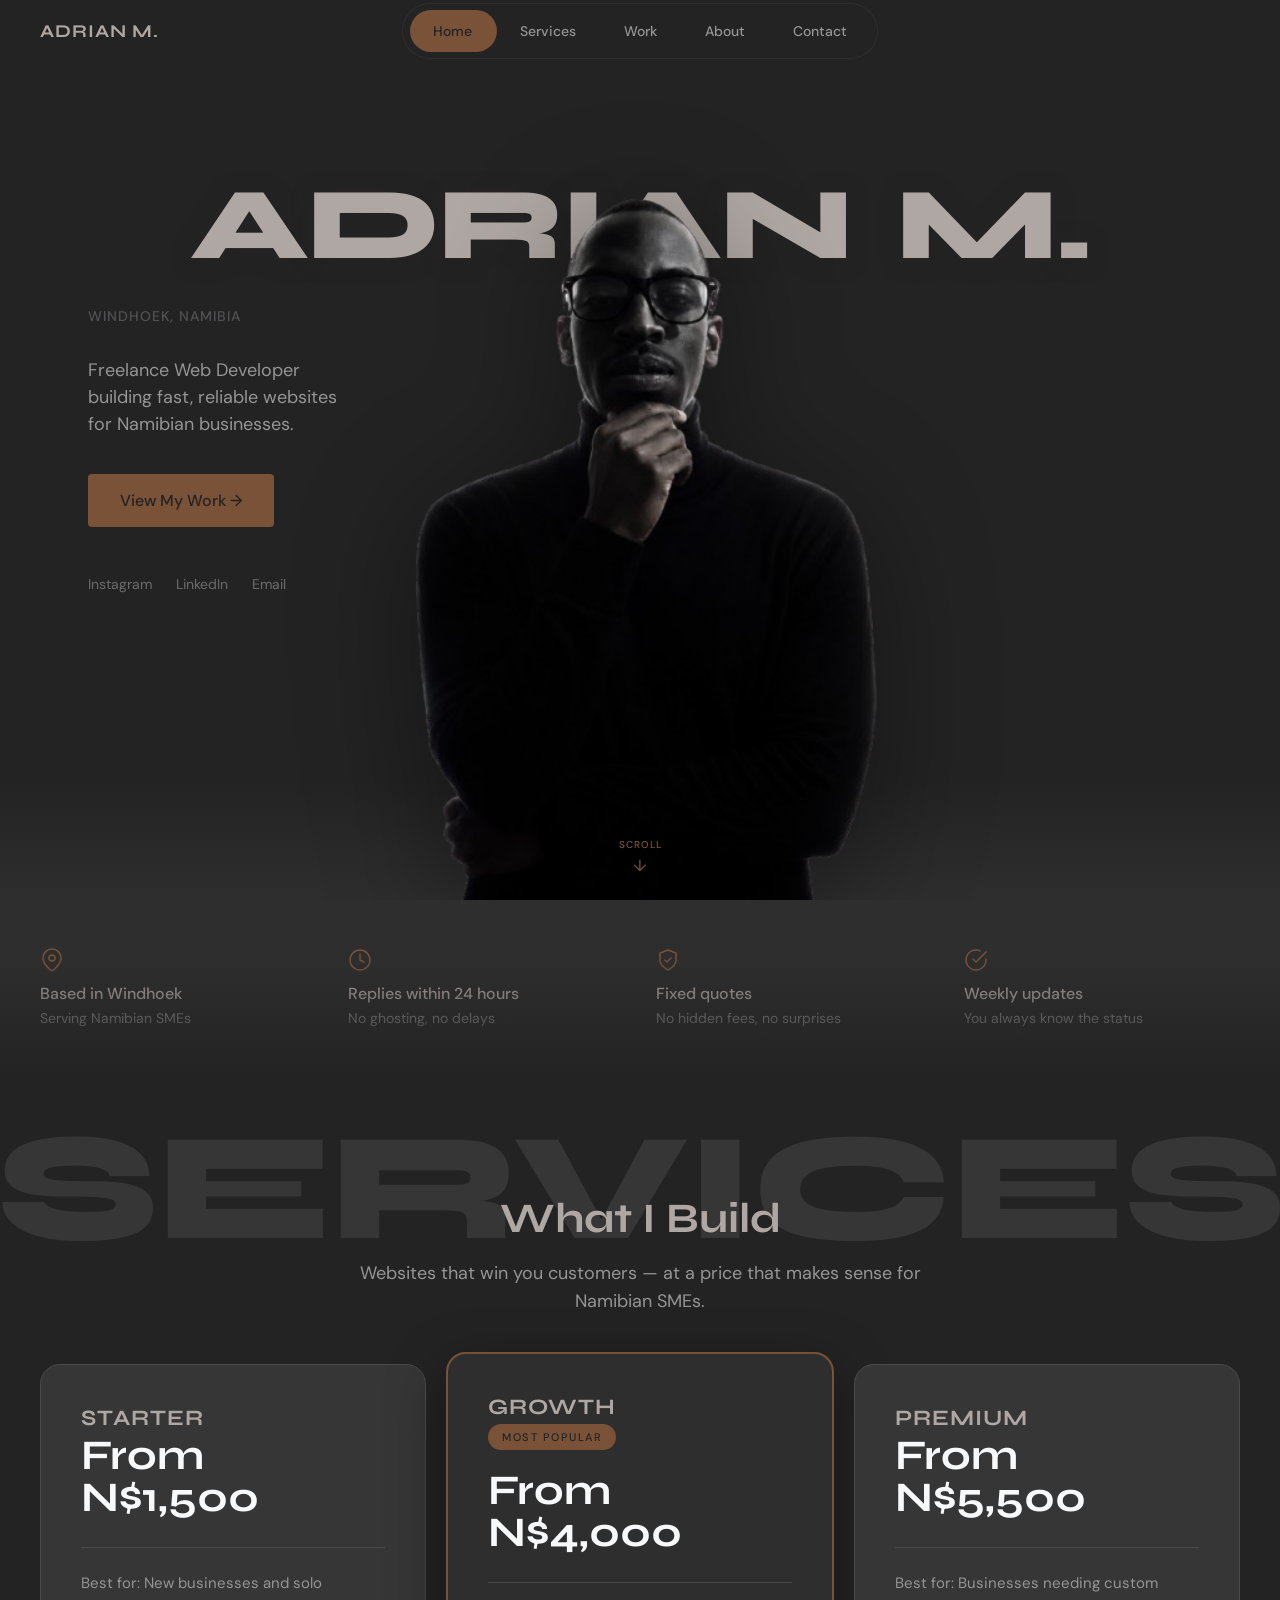
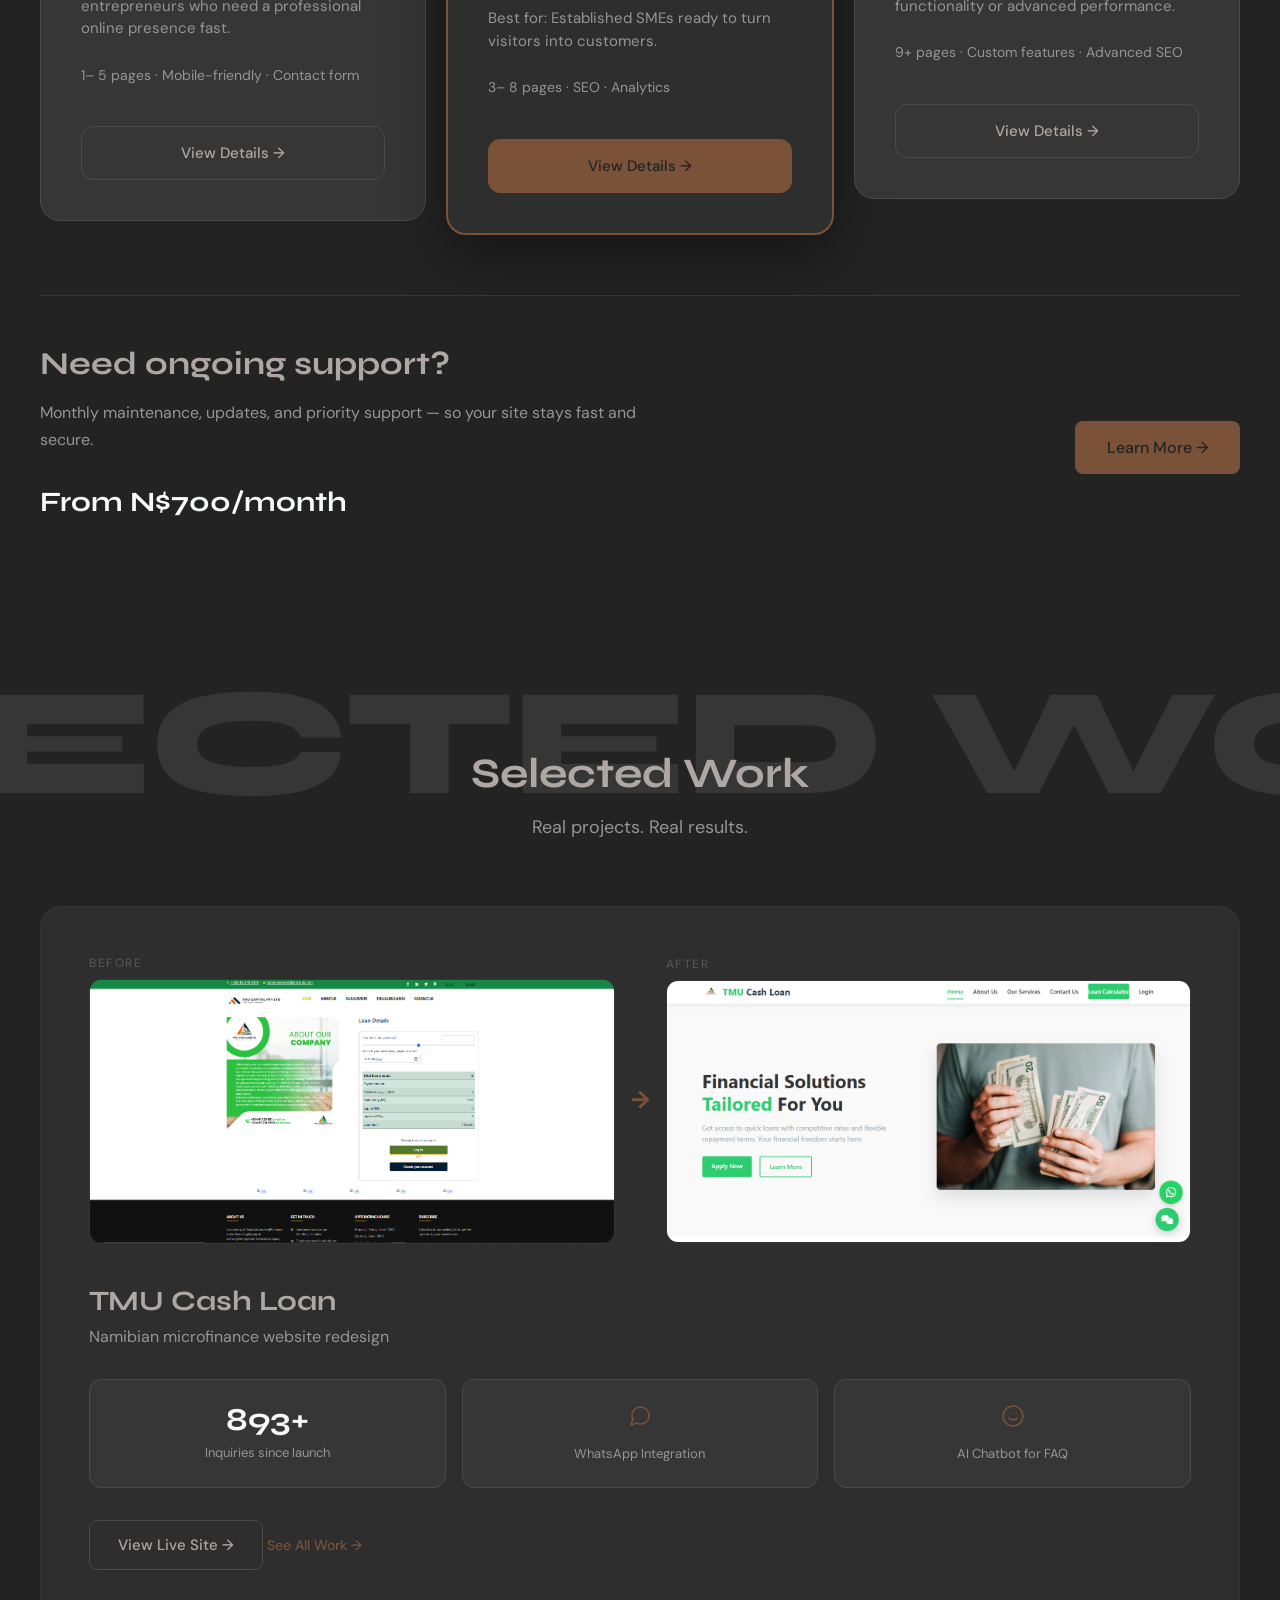
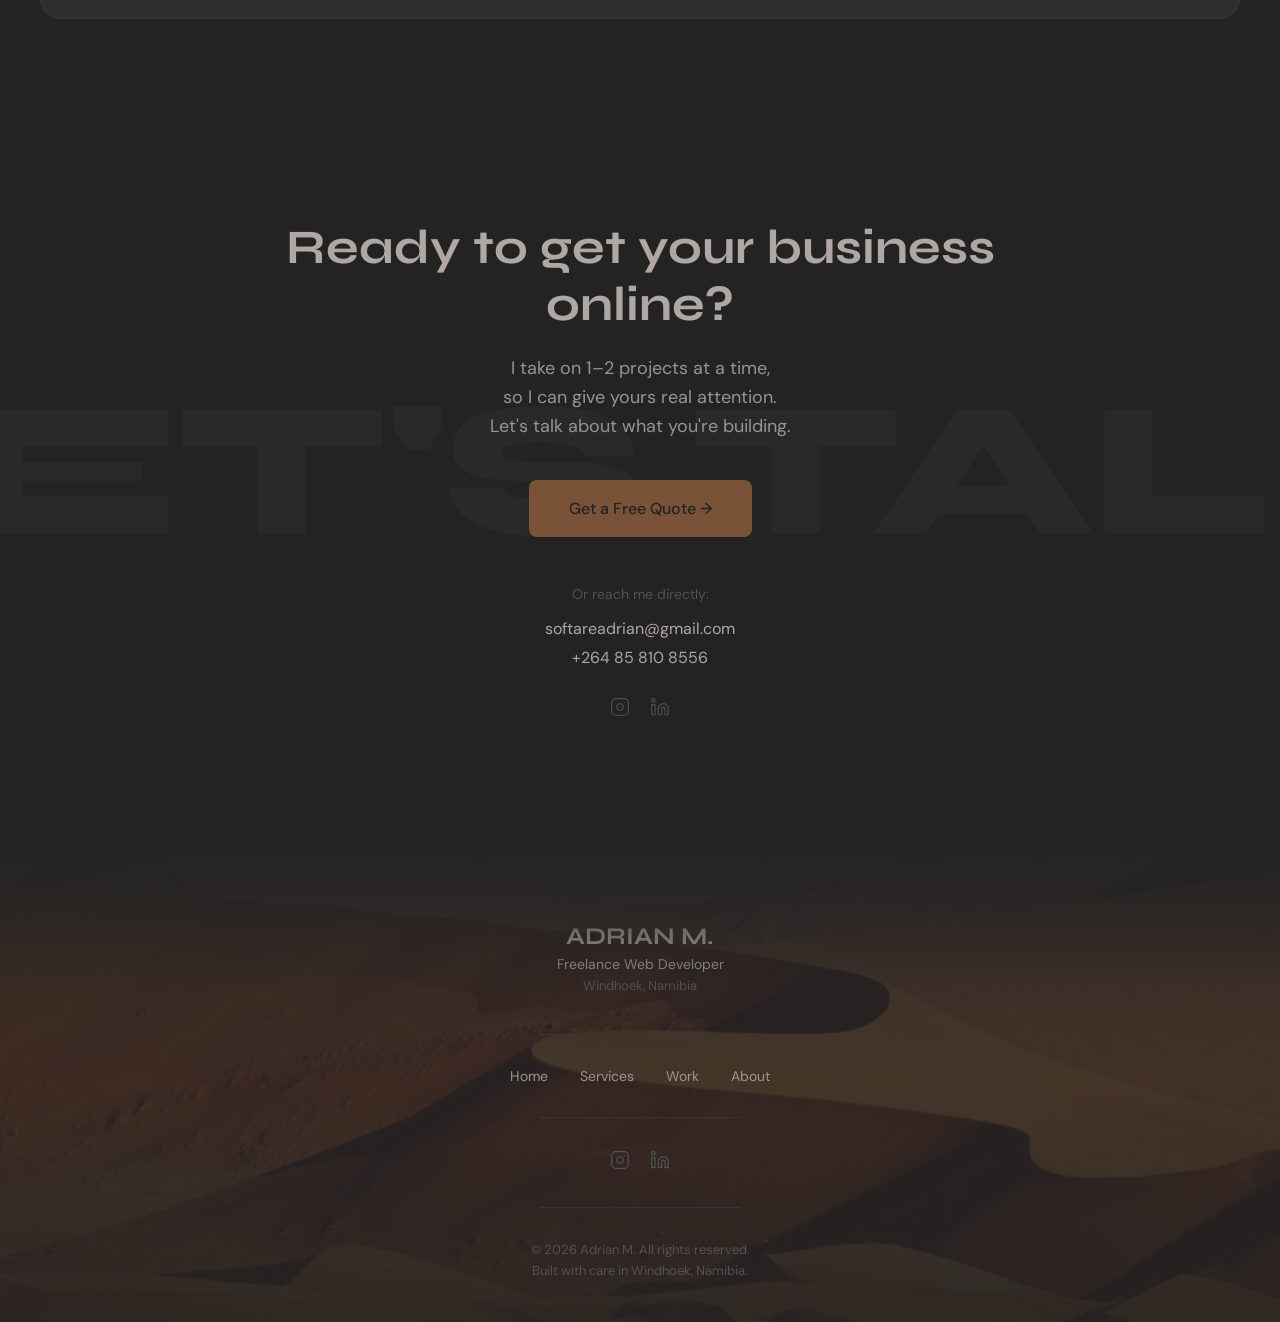
<file: index.html>
<!DOCTYPE html>
<html lang="en">

<head>
  <meta charset="UTF-8">
  <meta name="viewport" content="width=device-width, initial-scale=1.0">
  <title>Adrian M. — Freelance Web Developer | Windhoek, Namibia</title>
  <meta name="description"
    content="Friendly & approachable freelance web developer in Windhoek, Namibia building fast, reliable websites for local businesses.">

  <!-- Preconnect to Google Fonts CDN -->
  <link rel="preconnect" href="https://fonts.googleapis.com">
  <link rel="preconnect" href="https://fonts.gstatic.com" crossorigin>

  <!-- Load Google Fonts -->
  <link href="https://fonts.googleapis.com/css2?family=Syne:wght@400;700;800&family=DM+Sans:wght@400;500&display=swap"
    rel="stylesheet">

  <!-- External CSS -->
  <link rel="stylesheet" href="css/styles.css">

  <!-- Favicon -->
  <link rel="icon" type="image/x-icon" href="assets/favicon/favicon.ico">
  <link rel="icon" type="image/png" sizes="16x16" href="assets/favicon/favicon-16x16.png">
  <link rel="icon" type="image/png" sizes="32x32" href="assets/favicon/favicon-32x32.png">
  <link rel="apple-touch-icon" sizes="180x180" href="assets/favicon/apple-touch-icon.png">
  <link rel="manifest" href="assets/favicon/site.webmanifest">
  <meta name="theme-color" content="#0d0d0d">

  <script>
    // This ensures that if JavaScript is disabled, elements are not hidden by animation styles.
    document.documentElement.classList.add('js');
  </script>
  <link rel="canonical" href="https://adrianjayden98.github.io/Adrainbuilds.na/">
  <link rel="sitemap" type="application/xml" href="/sitemap.xml">
</head>

<body>
  <!-- Site Navigation -->
  <header class="site-header">
    <a href="index.html" class="nav-logo">ADRIAN M.</a>
    <nav class="nav-pill-container" aria-label="Main navigation">
      <div class="nav-pill">
        <div class="nav-indicator"></div>
        <a href="index.html" class="nav-link active" data-nav="home" aria-current="page">Home</a>
        <a href="services.html" class="nav-link" data-nav="services">Services</a>
        <a href="work.html" class="nav-link" data-nav="work">Work</a>
        <a href="about.html" class="nav-link" data-nav="about">About</a>
        <a href="contact.html" class="nav-link" data-nav="contact">Contact</a>
      </div>
    </nav>
    <button class="nav-toggle" aria-label="Toggle navigation menu" aria-expanded="false">
      <span class="nav-toggle-line"></span>
      <span class="nav-toggle-line"></span>
      <span class="nav-toggle-line"></span>
    </button>
  </header>
  <div class="nav-overlay" aria-hidden="true"></div>
  <!-- 1. HERO -->
  <header class="hero" id="home">
    <div class="hero-container">
      <!-- Text content block -->
      <div class="hero-text-zone">
        <div class="location-label reveal-item reveal-location hero-location">Windhoek, Namibia</div>

        <h1 class="hero-title hero-name">
          <span class="name-first reveal-title-first">ADRIAN</span>
          <span class="name-last reveal-title-last">M.</span>
        </h1>

        <p class="hero-role reveal-role">
          Freelance Web Developer<br>
          building fast, reliable websites<br class="br-desktop">
          for Namibian businesses.
        </p>

        <div class="hero-actions reveal-cta">
          <a href="work.html" class="btn-primary hero-cta" id="cta-view-work">View My Work &rarr;</a>
        </div>

        <nav class="hero-socials reveal-socials" aria-label="Social networks">
          <a href="https://instagram.com/adrianbuilds.na" target="_blank" rel="noopener noreferrer"
            id="social-instagram">Instagram</a>
          <a href="https://linkedin.com/in/adrianm-dev" target="_blank" rel="noopener noreferrer"
            id="social-linkedin">LinkedIn</a>
          <!-- Update with verified email address once confirmed -->
          <a href="softwareadrain@gmail.com" id="social-email">Email</a>
        </nav>
      </div>

      <!-- Cutout image block -->
      <div class="hero-image-zone">
        <div class="cutout-wrapper reveal-cutout">
          <!-- Client cutout photo. Alt text set for screen readers and SEO. -->
          <img src="assets/images/Image2.png" alt="Adrian M., freelance web developer in Windhoek, Namibia"
            class="cutout-image">
        </div>
      </div>
    </div>

    <!-- Interactive Scroll Indicator -->
    <a href="work.html" class="scroll-indicator reveal-scroll hero-scroll" id="scroll-indicator"
      aria-label="Scroll down to work section">
      <span class="scroll-text">Scroll</span>
      <span class="scroll-arrow" aria-hidden="true">&darr;</span>
    </a>
  </header>

  <!-- 2. CREDIBILITY STRIP -->
  <section class="credibility-strip" aria-label="Why work with me">
    <div class="credibility-grid">
      <article class="credibility-item">
        <svg class="credibility-icon" aria-hidden="true" width="24" height="24" viewBox="0 0 24 24" fill="none"
          stroke="#795238" stroke-width="1.5" stroke-linecap="round" stroke-linejoin="round">
          <path d="M21 10c0 7-9 13-9 13s-9-6-9-13a9 9 0 0 1 18 0z"></path>
          <circle cx="12" cy="10" r="3"></circle>
        </svg>
        <div class="credibility-text">
          <h2 class="credibility-label">Based in Windhoek</h2>
          <p class="credibility-sub-label">Serving Namibian SMEs</p>
        </div>
      </article>

      <article class="credibility-item">
        <svg class="credibility-icon" aria-hidden="true" width="24" height="24" viewBox="0 0 24 24" fill="none"
          stroke="#795238" stroke-width="1.5" stroke-linecap="round" stroke-linejoin="round">
          <circle cx="12" cy="12" r="10"></circle>
          <polyline points="12 6 12 12 16 14"></polyline>
        </svg>
        <div class="credibility-text">
          <h2 class="credibility-label">Replies within 24 hours</h2>
          <p class="credibility-sub-label">No ghosting, no delays</p>
        </div>
      </article>

      <article class="credibility-item">
        <svg class="credibility-icon" aria-hidden="true" width="24" height="24" viewBox="0 0 24 24" fill="none"
          stroke="#795238" stroke-width="1.5" stroke-linecap="round" stroke-linejoin="round">
          <path d="M12 22s8-4 8-10V5l-8-3-8 3v7c0 6 8 10 8 10z"></path>
          <polyline points="9 12 11 14 15 10"></polyline>
        </svg>
        <div class="credibility-text">
          <h2 class="credibility-label">Fixed quotes</h2>
          <p class="credibility-sub-label">No hidden fees, no surprises</p>
        </div>
      </article>

      <article class="credibility-item">
        <svg class="credibility-icon" aria-hidden="true" width="24" height="24" viewBox="0 0 24 24" fill="none"
          stroke="#795238" stroke-width="1.5" stroke-linecap="round" stroke-linejoin="round">
          <path d="M22 11.08V12a10 10 0 1 1-5.93-9.14"></path>
          <polyline points="22 4 12 14.01 9 11.01"></polyline>
        </svg>
        <div class="credibility-text">
          <h2 class="credibility-label">Weekly updates</h2>
          <p class="credibility-sub-label">You always know the status</p>
        </div>
      </article>
    </div>
  </section>

  <!-- 3. SERVICES PREVIEW (trimmed) -->
  <section class="services-section" aria-label="Services preview">
    <!-- Faint watermark headline behind cards — decorative, not readable aloud -->
    <div class="services-bg-headline" aria-hidden="true">SERVICES</div>

    <div class="services-content">
      <header class="services-header">
        <h2 class="services-title">What I Build</h2>
        <p class="services-subtitle">Websites that win you customers &mdash; at a price that makes sense for Namibian
          SMEs.</p>
      </header>

      <div class="services-grid">
        <!-- Starter Card -->
        <article class="service-card">
          <h3 class="service-tier">Starter</h3>
          <span class="service-price">From N$1,500</span>
          <hr class="service-divider">
          <p class="service-best-for">Best for: New businesses and solo entrepreneurs who need a professional online
            presence fast.</p>
          <ul class="service-card-features">
            <li>1– 5 pages · Mobile-friendly · Contact form</li>
          </ul>
          <a href="services.html" class="service-cta">View Details &rarr;</a>
        </article>

        <!-- Growth Card (Featured — Most Popular) -->
        <article class="service-card service-card--featured">
          <h3 class="service-tier">Growth</h3>
          <span class="service-badge">Most Popular</span>
          <span class="service-price">From N$4,000</span>
          <hr class="service-divider">
          <p class="service-best-for">Best for: Established SMEs ready to turn visitors into customers.</p>
          <ul class="service-card-features">
            <li>3– 8 pages · SEO · Analytics</li>
          </ul>
          <a href="services.html" class="service-cta">View Details &rarr;</a>
        </article>

        <!-- Premium Card -->
        <article class="service-card">
          <h3 class="service-tier">Premium</h3>
          <span class="service-price">From N$5,500</span>
          <hr class="service-divider">
          <p class="service-best-for">Best for: Businesses needing custom functionality or advanced performance.</p>
          <ul class="service-card-features">
            <li>9+ pages · Custom features · Advanced SEO</li>
          </ul>
          <a href="services.html" class="service-cta">View Details &rarr;</a>
        </article>
      </div>

      <!-- Retainer callout — transparent bg, text-link CTA, border separator -->
      <aside class="retainer-callout">
        <div class="retainer-content">
          <h3 class="retainer-heading">Need ongoing support?</h3>
          <p class="retainer-body">Monthly maintenance, updates, and priority support &mdash; so your site stays fast
            and secure.</p>
          <span class="retainer-price">From N$700/month</span>
        </div>
        <a href="services.html" class="retainer-cta">Learn More &rarr;</a>
      </aside>
    </div>
  </section>

  <!-- 4. SELECTED WORK (trimmed) -->
  <section class="work-section" aria-label="Selected work" id="work">
    <!-- Faint watermark headline behind content — decorative, not readable aloud -->
    <div class="work-bg-headline" aria-hidden="true">SELECTED WORK</div>
    <div class="work-content">
      <header class="work-header">
        <h2 class="work-title-section">Selected Work</h2>
        <p class="work-subtitle">Real projects. Real results.</p>
      </header>

      <article class="work-card">
        <div class="work-comparison">
          <figure class="work-image-wrapper">
            <figcaption class="work-image-label">Before</figcaption>
            <div class="work-image">
              <img src="assets/images/TMU before .png"
                alt="TMU Cash Loan website before redesign — cluttered green layout with loan calculator"
                loading="lazy">
            </div>
          </figure>
          <div class="work-arrow">→</div>
          <figure class="work-image-wrapper">
            <figcaption class="work-image-label">After</figcaption>
            <div class="work-image">
              <img src="assets/images/TMU after.png"
                alt="TMU Cash Loan website after redesign — clean modern layout with clear call-to-action"
                loading="lazy">
            </div>
          </figure>
        </div>

        <h3 class="work-title">TMU Cash Loan</h3>
        <p class="work-category">Namibian microfinance website redesign</p>

        <ul class="work-stats">
          <li class="work-stat">
            <div class="work-stat-number">893+</div>
            <div class="work-stat-label">Inquiries since launch</div>
          </li>
          <li class="work-stat">
            <svg class="work-stat-icon" aria-hidden="true" width="24" height="24" viewBox="0 0 24 24" fill="none"
              stroke="#795238" stroke-width="1.5" stroke-linecap="round" stroke-linejoin="round">
              <path
                d="M21 11.5a8.38 8.38 0 0 1-.9 3.8 8.5 8.5 0 0 1-7.6 4.7 8.38 8.38 0 0 1-3.8-.9L3 21l1.9-5.7a8.38 8.38 0 0 1-.9-3.8 8.5 8.5 0 0 1 4.7-7.6 8.38 8.38 0 0 1 3.8-.9h.5a8.48 8.48 0 0 1 8 8v.5z">
              </path>
            </svg>
            <div class="work-stat-label">WhatsApp Integration</div>
          </li>
          <li class="work-stat">
            <svg class="work-stat-icon" aria-hidden="true" width="24" height="24" viewBox="0 0 24 24" fill="none"
              stroke="#795238" stroke-width="1.5" stroke-linecap="round" stroke-linejoin="round">
              <circle cx="12" cy="12" r="10"></circle>
              <path d="M8 14s1.5 2 4 2 4-2 4-2"></path>
              <line x1="9" y1="9" x2="9.01" y2="9"></line>
              <line x1="15" y1="9" x2="15.01" y2="9"></line>
            </svg>
            <div class="work-stat-label">AI Chatbot for FAQ</div>
          </li>
        </ul>

        <a href="https://www.tmucapital.com/" target="_blank" rel="noopener noreferrer" class="work-cta">
          View Live Site &rarr;
        </a>
        <a href="work.html" class="work-see-all">See All Work &rarr;</a>
      </article>
    </div>
  </section>

  <!-- 5. FINAL CTA -->
  <section class="final-cta-section" aria-label="Get in touch">
    <div class="final-cta-bg-text" aria-hidden="true">LET'S TALK</div>
    <div class="final-cta-content">
      <h2 class="final-cta-heading">Ready to get your business online?</h2>
      <p class="final-cta-subheading">
        I take on 1–2 projects at a time,<br>
        so I can give yours real attention.<br>
        Let's talk about what you're building.
      </p>

      <a href="contact.html" class="final-cta-button">Get a Free Quote &rarr;</a>

      <div class="final-cta-secondary">
        <p class="final-cta-secondary-label">Or reach me directly:</p>
        <div class="final-cta-contact">
          <p><a href="mailto:hello@adrianm.dev">softareadrian@gmail.com</a></p>
          <p><a href="tel:+264XXXXXXXX">+264 85 810 8556</a></p>
        </div>

        <div class="final-cta-socials">
          <a href="https://instagram.com/adrianbuilds.na" target="_blank" rel="noopener noreferrer"
            aria-label="Follow Adrian on Instagram">
            <svg xmlns="http://www.w3.org/2000/svg" width="20" height="20" viewBox="0 0 24 24" fill="none"
              stroke="currentColor" stroke-width="1.5" stroke-linecap="round" stroke-linejoin="round">
              <rect x="2" y="2" width="20" height="20" rx="5" ry="5"></rect>
              <path d="M16 11.37A4 4 0 1 1 12.63 8 4 4 0 0 1 16 11.37z"></path>
              <line x1="17.5" y1="6.5" x2="17.51" y2="6.5"></line>
            </svg>
          </a>
          <a href="https://linkedin.com/in/adrianm-dev" target="_blank" rel="noopener noreferrer"
            aria-label="Connect with Adrian on LinkedIn">
            <svg xmlns="http://www.w3.org/2000/svg" width="20" height="20" viewBox="0 0 24 24" fill="none"
              stroke="currentColor" stroke-width="1.5" stroke-linecap="round" stroke-linejoin="round">
              <path d="M16 8a6 6 0 0 1 6 6v7h-4v-7a2 2 0 0 0-2-2 2 2 0 0 0-2 2v7h-4v-7a6 6 0 0 1 6-6z"></path>
              <rect x="2" y="9" width="4" height="12"></rect>
              <circle cx="4" cy="4" r="2"></circle>
            </svg>
          </a>
        </div>
      </div>
    </div>
  </section>

  <!-- 6. FOOTER -->
  <footer class="footer-section">
    <div class="footer-fade-top" aria-hidden="true"></div>
    <div class="footer-content">
      <div class="footer-brand">
        <h2 class="footer-brand-name">ADRIAN M.</h2>
        <p class="footer-brand-role">Freelance Web Developer</p>
        <p class="footer-brand-location">Windhoek, Namibia</p>
      </div>

      <hr class="footer-divider">

      <nav class="footer-nav" aria-label="Footer navigation">
        <a href="index.html">Home</a>
        <a href="services.html">Services</a>
        <a href="work.html">Work</a>
        <a href="about.html">About</a>
      </nav>

      <hr class="footer-divider">

      <div class="footer-socials">
        <a href="https://instagram.com/adrianbuilds.na" target="_blank" rel="noopener noreferrer"
          aria-label="Follow Adrian on Instagram">
          <svg xmlns="http://www.w3.org/2000/svg" width="20" height="20" viewBox="0 0 24 24" fill="none"
            stroke="currentColor" stroke-width="1.5" stroke-linecap="round" stroke-linejoin="round">
            <rect x="2" y="2" width="20" height="20" rx="5" ry="5"></rect>
            <path d="M16 11.37A4 4 0 1 1 12.63 8 4 4 0 0 1 16 11.37z"></path>
            <line x1="17.5" y1="6.5" x2="17.51" y2="6.5"></line>
          </svg>
        </a>
        <a href="https://linkedin.com/in/adrianm-dev" target="_blank" rel="noopener noreferrer"
          aria-label="Connect with Adrian on LinkedIn">
          <svg xmlns="http://www.w3.org/2000/svg" width="20" height="20" viewBox="0 0 24 24" fill="none"
            stroke="currentColor" stroke-width="1.5" stroke-linecap="round" stroke-linejoin="round">
            <path d="M16 8a6 6 0 0 1 6 6v7h-4v-7a2 2 0 0 0-2-2 2 2 0 0 0-2 2v7h-4v-7a6 6 0 0 1 6-6z"></path>
            <rect x="2" y="9" width="4" height="12"></rect>
            <circle cx="4" cy="4" r="2"></circle>
          </svg>
        </a>
      </div>

      <hr class="footer-divider">

      <div class="footer-copyright">
        <p>&copy; 2026 Adrian M. All rights reserved.</p>
        <p>Built with care in Windhoek, Namibia.</p>
      </div>
    </div>
  </footer>

  <!-- External JS -->
  <script src="js/main.js"></script>
</body>

</html>
</file>
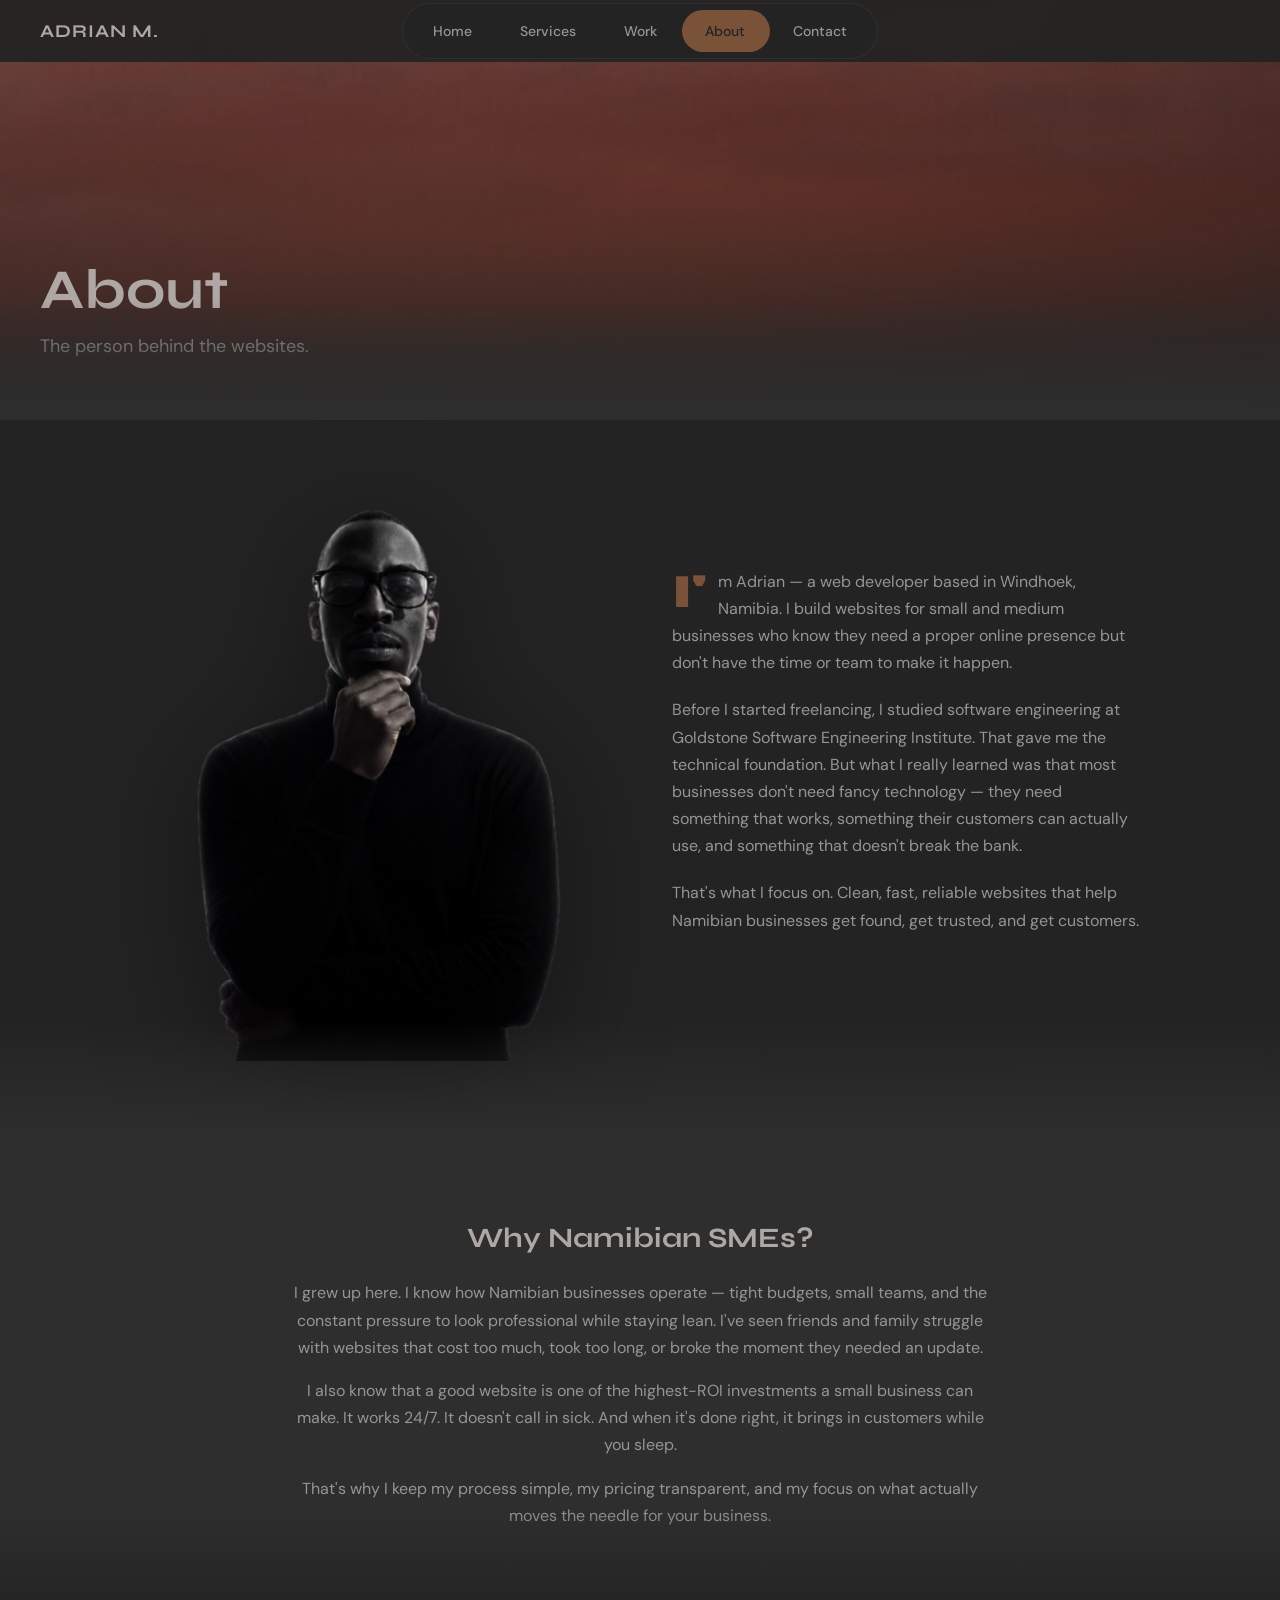
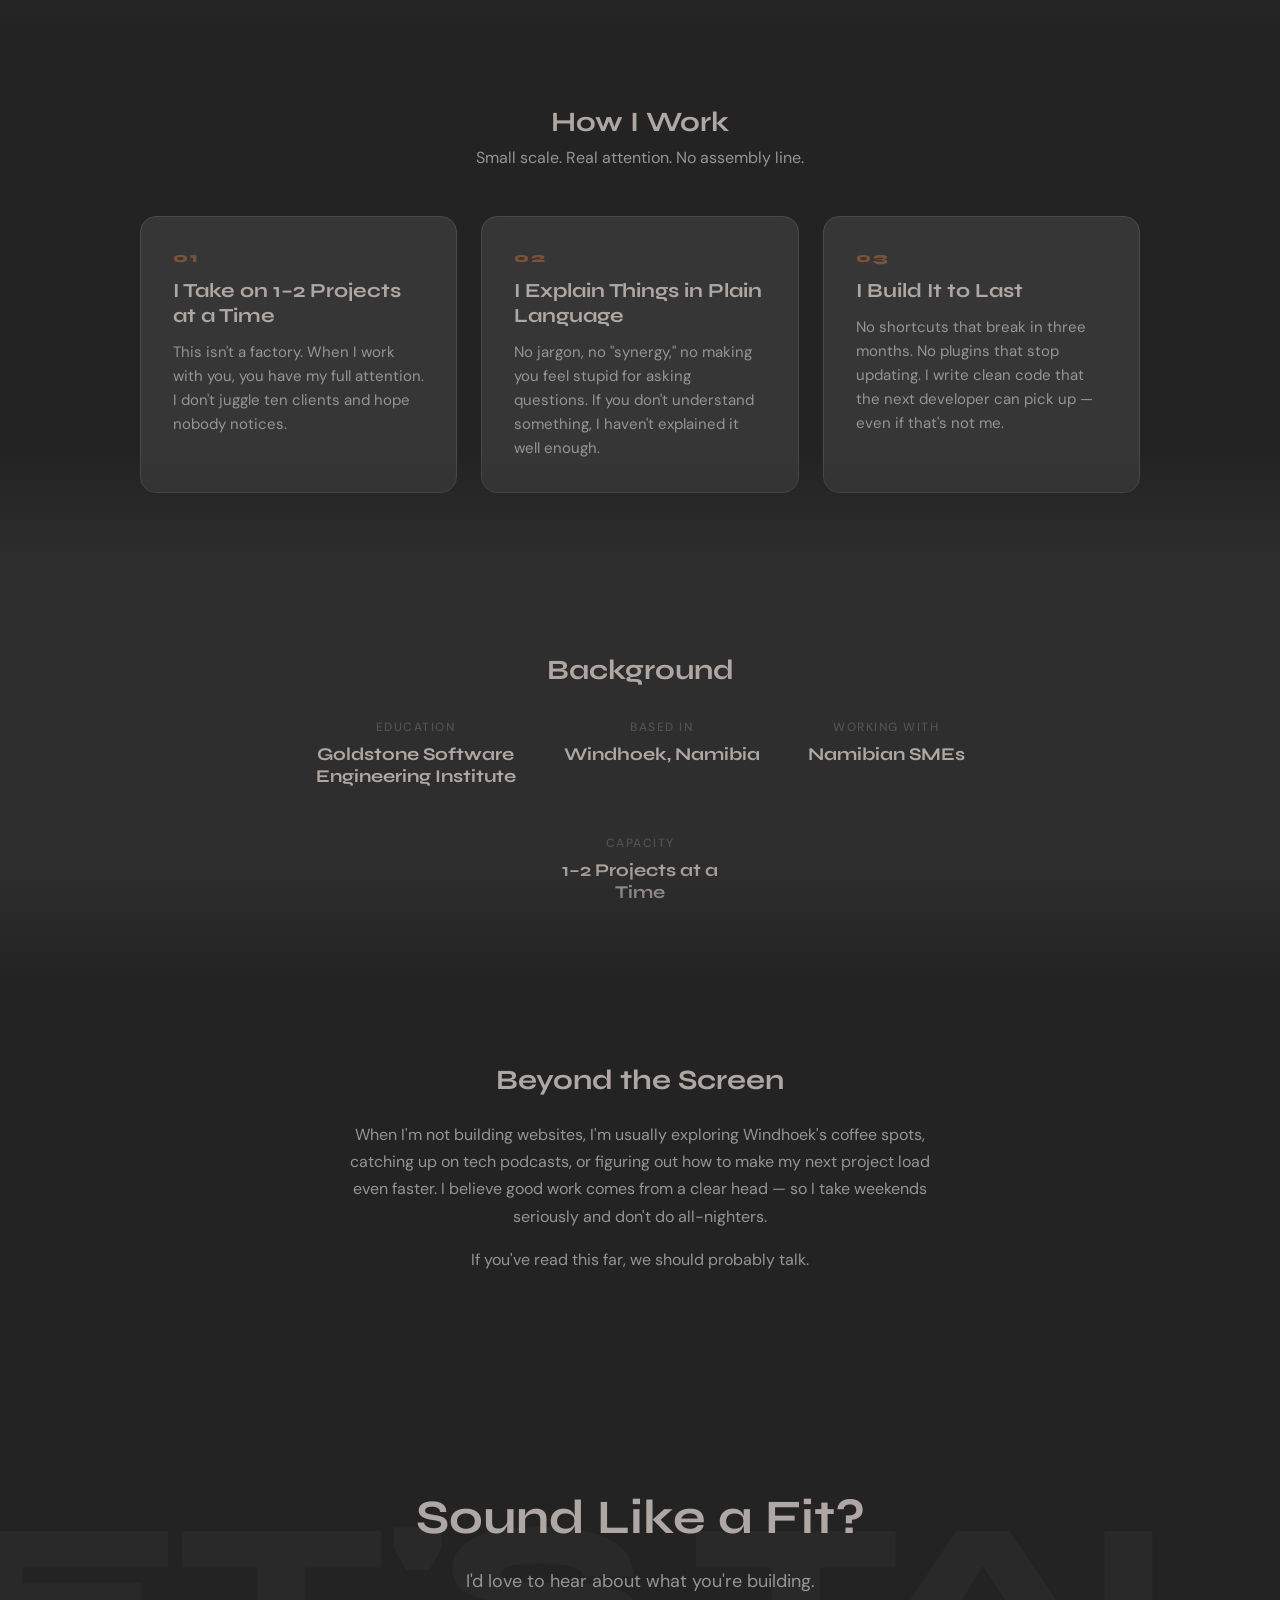
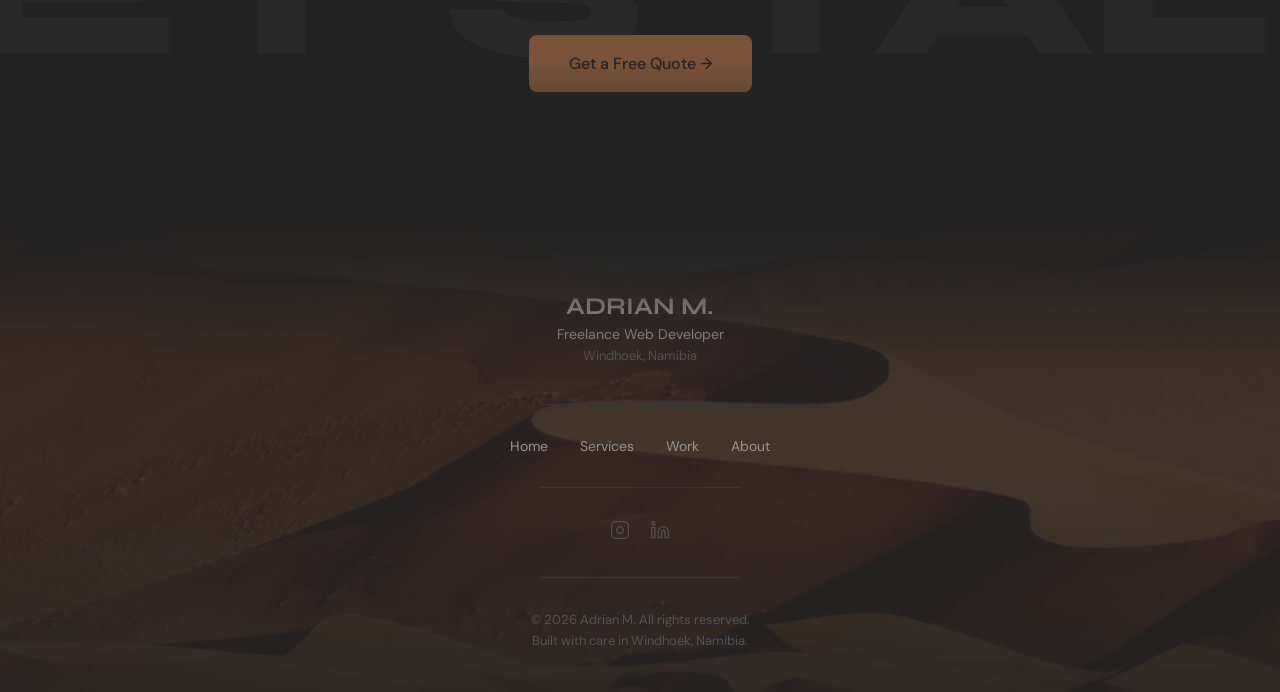
<file: about.html>
<!DOCTYPE html>
<html lang="en">

<head>
  <meta charset="UTF-8">
  <meta name="viewport" content="width=device-width, initial-scale=1.0">
  <title>About — Adrian M. | Freelance Web Developer | Windhoek, Namibia</title>
  <meta name="description"
    content="Meet Adrian M., freelance web developer in Windhoek. Building websites that help Namibian SMEs grow.">
  <link rel="preconnect" href="https://fonts.googleapis.com">
  <link rel="preconnect" href="https://fonts.gstatic.com" crossorigin>
  <link href="https://fonts.googleapis.com/css2?family=Syne:wght@400;700;800&family=DM+Sans:wght@400;500&display=swap"
    rel="stylesheet">
  <link rel="stylesheet" href="css/styles.css">
  <link rel="canonical" href="https://adrianjayden98.github.io/Adrainbuilds.na/about.html">
  <link rel="sitemap" type="application/xml" href="/sitemap.xml">
  <!-- Favicon -->
  <link rel="icon" type="image/x-icon" href="assets/favicon/favicon.ico">
  <link rel="icon" type="image/png" sizes="16x16" href="assets/favicon/favicon-16x16.png">
  <link rel="icon" type="image/png" sizes="32x32" href="assets/favicon/favicon-32x32.png">
  <link rel="apple-touch-icon" sizes="180x180" href="assets/favicon/apple-touch-icon.png">
  <link rel="manifest" href="assets/favicon/site.webmanifest">
  <meta name="theme-color" content="#0d0d0d">

  <script>
  </script>
</head>

<body>
  <!-- Site Navigation -->
  <header class="site-header">
    <a href="index.html" class="nav-logo">ADRIAN M.</a>
    <nav class="nav-pill-container" aria-label="Main navigation">
      <div class="nav-pill">
        <div class="nav-indicator"></div>
        <a href="index.html" class="nav-link" data-nav="home">Home</a>
        <a href="services.html" class="nav-link" data-nav="services">Services</a>
        <a href="work.html" class="nav-link" data-nav="work">Work</a>
        <a href="about.html" class="nav-link active" data-nav="about" aria-current="page">About</a>
        <a href="contact.html" class="nav-link" data-nav="contact">Contact</a>
      </div>
    </nav>
    <button class="nav-toggle" aria-label="Toggle navigation menu" aria-expanded="false">
      <span class="nav-toggle-line"></span>
      <span class="nav-toggle-line"></span>
      <span class="nav-toggle-line"></span>
    </button>
  </header>
  <div class="nav-overlay" aria-hidden="true"></div>

  <header class="page-hero page-hero--about">
    <div class="page-hero-image"></div>
    <div class="page-hero-overlay"></div>
    <div class="page-hero-content">
      <h1>About</h1>
      <p>The person behind the websites.</p>
    </div>
  </header>

  <main>
    <section class="about-intro" aria-label="About Adrian">
      <div class="about-intro-container">
        <div class="about-intro-image">
          <img src="assets/images/Image2.png" alt="Adrian M., freelance web developer in Windhoek, Namibia"
            loading="eager">
        </div>
        <div class="about-intro-text">
          <p>I'm Adrian — a web developer based in Windhoek, Namibia. I build websites for small and medium businesses
            who know they need a proper online presence but don't have the time or team to make it happen.</p>
          <p>Before I started freelancing, I studied software engineering at Goldstone Software Engineering Institute.
            That gave me the technical foundation. But what I really learned was that most businesses don't need fancy
            technology — they need something that works, something their customers can actually use, and something that
            doesn't break the bank.</p>
          <p>That's what I focus on. Clean, fast, reliable websites that help Namibian businesses get found, get
            trusted, and get customers.</p>
        </div>
      </div>
    </section>

    <section class="about-why" aria-label="Why I do this work">
      <div class="about-why-container">
        <h2 class="about-why-heading">Why Namibian SMEs?</h2>
        <div class="about-why-body">
          <p>I grew up here. I know how Namibian businesses operate — tight budgets, small teams, and the constant
            pressure to look professional while staying lean. I've seen friends and family struggle with websites that
            cost too much, took too long, or broke the moment they needed an update.</p>
          <p>I also know that a good website is one of the highest-ROI investments a small business can make. It works
            24/7. It doesn't call in sick. And when it's done right, it brings in customers while you sleep.</p>
          <p>That's why I keep my process simple, my pricing transparent, and my focus on what actually moves the needle
            for your business.</p>
        </div>
      </div>
    </section>

    <section class="about-approach" aria-label="My approach">
      <div class="about-approach-container">
        <h2 class="about-approach-heading">How I Work</h2>
        <p class="about-approach-subheading">Small scale. Real attention. No assembly line.</p>

        <div class="about-principles-grid">
          <div class="about-principle-card">
            <div class="about-principle-number">01</div>
            <h3 class="about-principle-title">I Take on 1–2 Projects at a Time</h3>
            <p class="about-principle-desc">This isn't a factory. When I work with you, you have my full attention. I
              don't juggle ten clients and hope nobody notices.</p>
          </div>

          <div class="about-principle-card">
            <div class="about-principle-number">02</div>
            <h3 class="about-principle-title">I Explain Things in Plain Language</h3>
            <p class="about-principle-desc">No jargon, no "synergy," no making you feel stupid for asking questions. If
              you don't understand something, I haven't explained it well enough.</p>
          </div>

          <div class="about-principle-card">
            <div class="about-principle-number">03</div>
            <h3 class="about-principle-title">I Build It to Last</h3>
            <p class="about-principle-desc">No shortcuts that break in three months. No plugins that stop updating. I
              write clean code that the next developer can pick up — even if that's not me.</p>
          </div>
        </div>
      </div>
    </section>

    <section class="about-credentials" aria-label="Background and education">
      <div class="about-credentials-container">
        <h2 class="about-credentials-heading">Background</h2>
        <div class="about-credentials-row">
          <div class="about-credential">
            <p class="about-credential-label">Education</p>
            <p class="about-credential-value">Goldstone Software Engineering Institute</p>
          </div>

          <div class="about-credential">
            <p class="about-credential-label">Based In</p>
            <p class="about-credential-value">Windhoek, Namibia</p>
          </div>

          <div class="about-credential">
            <p class="about-credential-label">Working With</p>
            <p class="about-credential-value">Namibian SMEs</p>
          </div>

          <div class="about-credential">
            <p class="about-credential-label">Capacity</p>
            <p class="about-credential-value">1–2 Projects at a Time</p>
          </div>
        </div>
      </div>
    </section>

    <section class="about-personal" aria-label="Beyond work">
      <div class="about-personal-container">
        <h2 class="about-personal-heading">Beyond the Screen</h2>
        <div class="about-personal-body">
          <p>When I'm not building websites, I'm usually exploring Windhoek's coffee spots, catching up on tech
            podcasts, or figuring out how to make my next project load even faster. I believe good work comes from a
            clear head — so I take weekends seriously and don't do all-nighters.</p>
          <p>If you've read this far, we should probably talk.</p>
        </div>
      </div>
    </section>

    <section class="final-cta-section" aria-label="Get in touch">
      <div class="final-cta-bg-text" aria-hidden="true">LET'S TALK</div>
      <div class="final-cta-content">
        <h2 class="final-cta-heading">Sound Like a Fit?</h2>
        <p class="final-cta-subheading">I'd love to hear about what you're building.</p>
        <a href="contact.html" class="final-cta-button">Get a Free Quote →</a>
      </div>
    </section>
  </main>

  <footer class="footer-section">
    <div class="footer-fade-top" aria-hidden="true"></div>
    <div class="footer-content">
      <div class="footer-brand">
        <h2 class="footer-brand-name">ADRIAN M.</h2>
        <p class="footer-brand-role">Freelance Web Developer</p>
        <p class="footer-brand-location">Windhoek, Namibia</p>
      </div>
      <hr class="footer-divider">
      <nav class="footer-nav" aria-label="Footer navigation">
        <a href="index.html">Home</a>
        <a href="services.html">Services</a>
        <a href="work.html">Work</a>
        <a href="about.html">About</a>
      </nav>
      <hr class="footer-divider">
      <div class="footer-socials">
        <a href="https://instagram.com/adrianbuilds.na" target="_blank" rel="noopener noreferrer"
          aria-label="Follow Adrian on Instagram">
          <svg xmlns="http://www.w3.org/2000/svg" width="20" height="20" viewBox="0 0 24 24" fill="none"
            stroke="currentColor" stroke-width="1.5" stroke-linecap="round" stroke-linejoin="round">
            <rect x="2" y="2" width="20" height="20" rx="5" ry="5"></rect>
            <path d="M16 11.37A4 4 0 1 1 12.63 8 4 4 0 0 1 16 11.37z"></path>
            <line x1="17.5" y1="6.5" x2="17.51" y2="6.5"></line>
          </svg>
        </a>
        <a href="https://linkedin.com/in/adrianm-dev" target="_blank" rel="noopener noreferrer"
          aria-label="Connect with Adrian on LinkedIn">
          <svg xmlns="http://www.w3.org/2000/svg" width="20" height="20" viewBox="0 0 24 24" fill="none"
            stroke="currentColor" stroke-width="1.5" stroke-linecap="round" stroke-linejoin="round">
            <path d="M16 8a6 6 0 0 1 6 6v7h-4v-7a2 2 0 0 0-2-2 2 2 0 0 0-2 2v7h-4v-7a6 6 0 0 1 6-6z"></path>
            <rect x="2" y="9" width="4" height="12"></rect>
            <circle cx="4" cy="4" r="2"></circle>
          </svg>
        </a>
      </div>
      <hr class="footer-divider">
      <div class="footer-copyright">
        <p>&copy; 2026 Adrian M. All rights reserved.</p>
        <p>Built with care in Windhoek, Namibia.</p>
      </div>
    </div>
  </footer>

  <script src="js/main.js"></script>
</body>

</html>
</file>
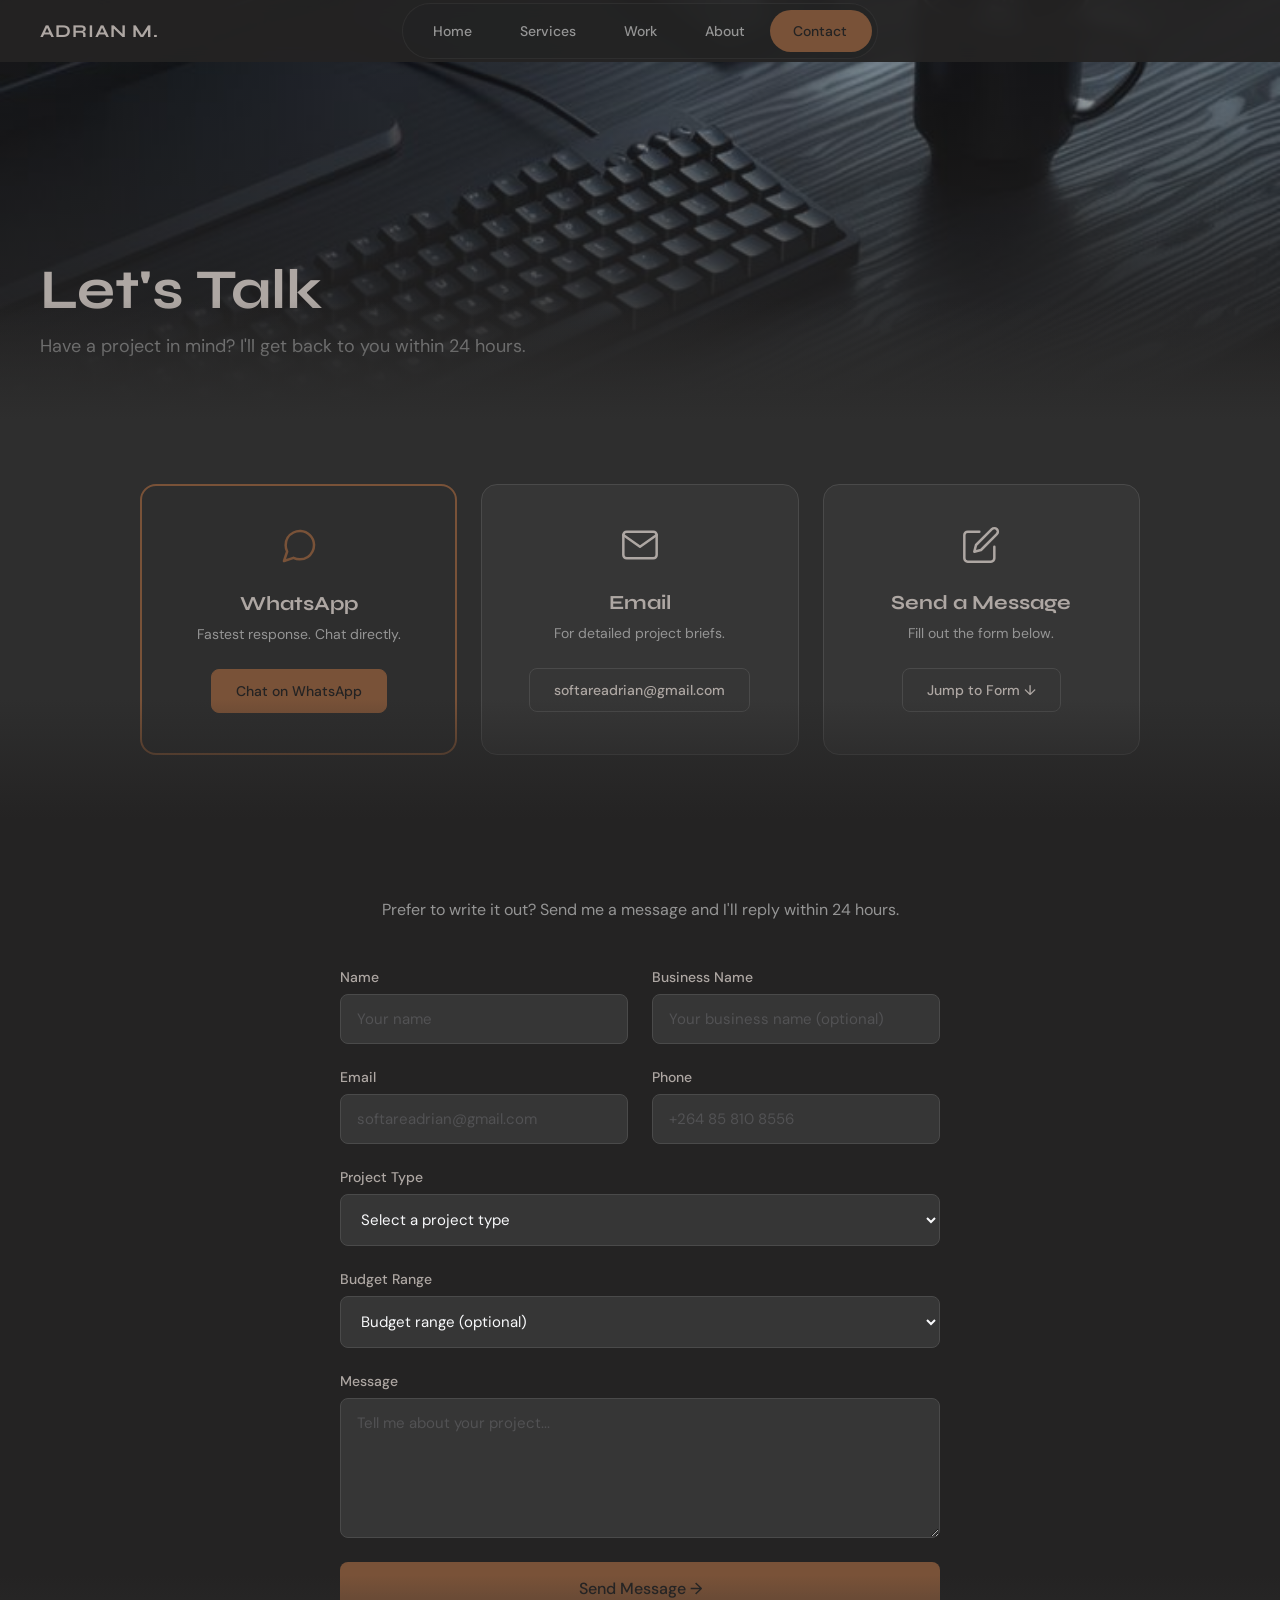
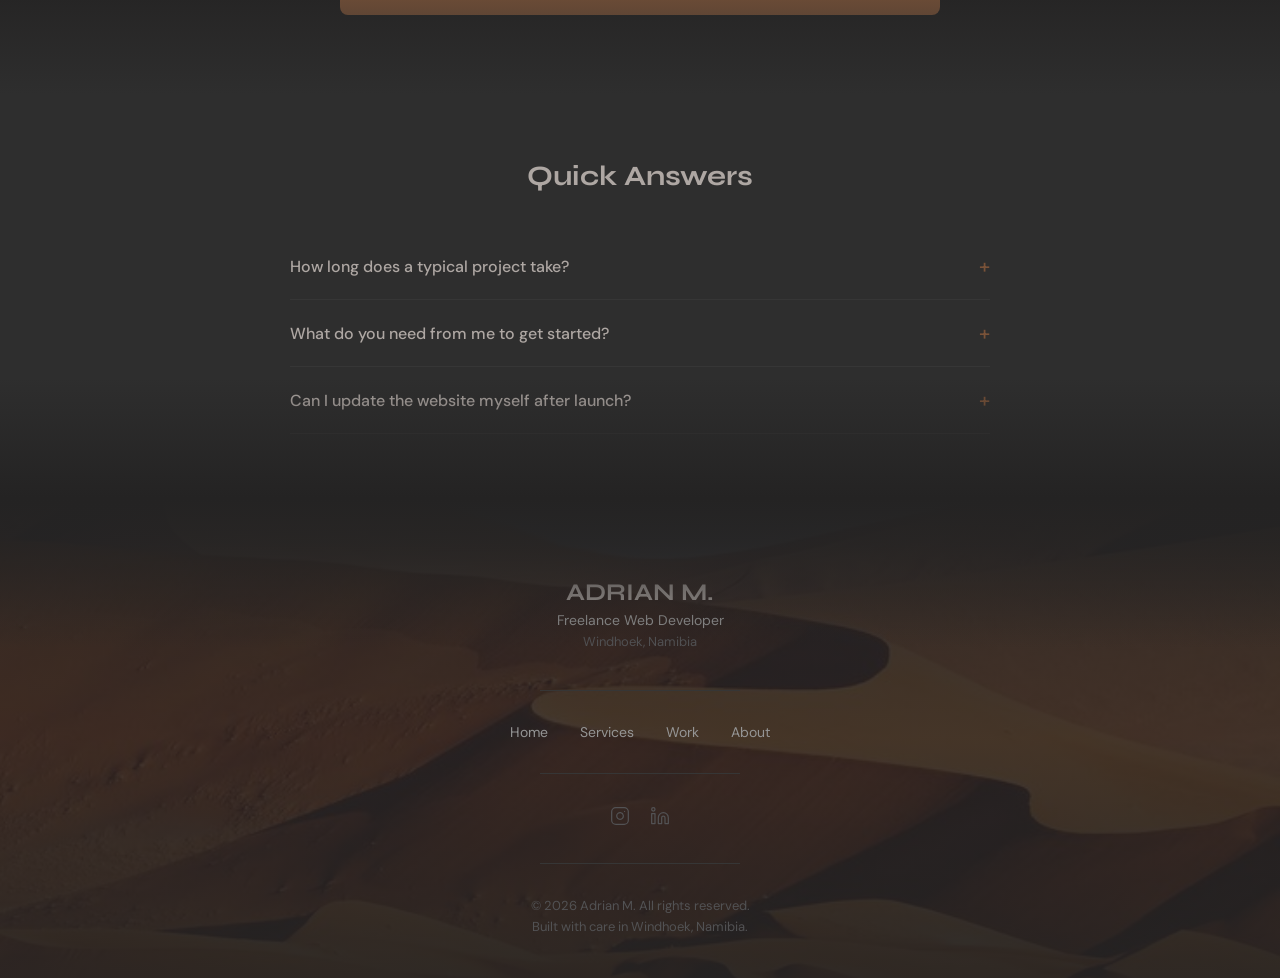
<file: contact.html>
<!DOCTYPE html>
<html lang="en">

<head>
  <meta charset="UTF-8">
  <meta name="viewport" content="width=device-width, initial-scale=1.0">
  <title>Contact — Adrian M. | Freelance Web Developer | Windhoek, Namibia</title>
  <meta name="description"
    content="Get in touch with Adrian M., freelance web developer in Windhoek. WhatsApp, email, or send a message.">
  <link rel="preconnect" href="https://fonts.googleapis.com">
  <link rel="preconnect" href="https://fonts.gstatic.com" crossorigin>
  <link href="https://fonts.googleapis.com/css2?family=Syne:wght@400;700;800&family=DM+Sans:wght@400;500&display=swap"
    rel="stylesheet">
  <link rel="stylesheet" href="css/styles.css">
  <!-- Favicon -->
  <link rel="icon" type="image/x-icon" href="assets/favicon/favicon.ico">
  <link rel="icon" type="image/png" sizes="16x16" href="assets/favicon/favicon-16x16.png">
  <link rel="icon" type="image/png" sizes="32x32" href="assets/favicon/favicon-32x32.png">
  <link rel="apple-touch-icon" sizes="180x180" href="assets/favicon/apple-touch-icon.png">
  <link rel="manifest" href="assets/favicon/site.webmanifest">
  <meta name="theme-color" content="#0d0d0d">

  <script>
    // Progressive Enhancement: Add a .js class immediately to the root element.
    document.documentElement.classList.add('js');
  </script>
  <link rel="canonical" href="https://adrianjayden98.github.io/Adrainbuilds.na/contact.html">
  <link rel="sitemap" type="application/xml" href="/sitemap.xml">
</head>

<body>
  <!-- Site Navigation -->
  <header class="site-header">
    <a href="index.html" class="nav-logo">ADRIAN M.</a>
    <nav class="nav-pill-container" aria-label="Main navigation">
      <div class="nav-pill">
        <div class="nav-indicator"></div>
        <a href="index.html" class="nav-link" data-nav="home">Home</a>
        <a href="services.html" class="nav-link" data-nav="services">Services</a>
        <a href="work.html" class="nav-link" data-nav="work">Work</a>
        <a href="about.html" class="nav-link" data-nav="about">About</a>
        <a href="contact.html" class="nav-link active" data-nav="contact" aria-current="page">Contact</a>
      </div>
    </nav>
    <button class="nav-toggle" aria-label="Toggle navigation menu" aria-expanded="false">
      <span class="nav-toggle-line"></span>
      <span class="nav-toggle-line"></span>
      <span class="nav-toggle-line"></span>
    </button>
  </header>
  <div class="nav-overlay" aria-hidden="true"></div>

  <!-- Page Hero -->
  <header class="page-hero page-hero--contact">
    <div class="page-hero-image"></div>
    <div class="page-hero-overlay"></div>
    <div class="page-hero-content">
      <h1>Let's Talk</h1>
      <p>Have a project in mind? I'll get back to you within 24 hours.</p>
    </div>
  </header>

  <!-- Contact Methods -->
  <section class="contact-methods" aria-label="Contact options">
    <div class="contact-methods-grid">
      <!-- WhatsApp (Primary) -->
      <div class="contact-method-card contact-method-card--primary">
        <div class="contact-method-icon">
          <svg width="40" height="40" viewBox="0 0 24 24" fill="none" stroke="#795238" stroke-width="1.5"
            stroke-linecap="round" stroke-linejoin="round" aria-hidden="true">
            <path
              d="M21 11.5a8.38 8.38 0 0 1-.9 3.8 8.5 8.5 0 0 1-7.6 4.7 8.38 8.38 0 0 1-3.8-.9L3 21l1.9-5.7a8.38 8.38 0 0 1-.9-3.8 8.5 8.5 0 0 1 4.7-7.6 8.38 8.38 0 0 1 3.8-.9h.5a8.48 8.48 0 0 1 8 8v.5z">
            </path>
          </svg>
        </div>
        <h3 class="contact-method-label">WhatsApp</h3>
        <p class="contact-method-detail">Fastest response. Chat directly.</p>
        <a href="https://wa.me/264858108556" target="_blank" rel="noopener noreferrer" class="contact-method-cta">Chat
          on WhatsApp</a>
      </div>

      <!-- Email -->
      <div class="contact-method-card">
        <div class="contact-method-icon">
          <svg width="40" height="40" viewBox="0 0 24 24" fill="none" stroke="#AEA7A3" stroke-width="1.5"
            stroke-linecap="round" stroke-linejoin="round" aria-hidden="true">
            <path d="M4 4h16c1.1 0 2 .9 2 2v12c0 1.1-.9 2-2 2H4c-1.1 0-2-.9-2-2V6c0-1.1.9-2 2-2z"></path>
            <polyline points="22,6 12,13 2,6"></polyline>
          </svg>
        </div>
        <h3 class="contact-method-label">Email</h3>
        <p class="contact-method-detail">For detailed project briefs.</p>
        <a href="mailto:hello@adrianm.dev" class="contact-method-cta">softareadrian@gmail.com</a>
      </div>

      <!-- Form -->
      <div class="contact-method-card">
        <div class="contact-method-icon">
          <svg width="40" height="40" viewBox="0 0 24 24" fill="none" stroke="#AEA7A3" stroke-width="1.5"
            stroke-linecap="round" stroke-linejoin="round" aria-hidden="true">
            <path d="M11 4H4a2 2 0 0 0-2 2v14a2 2 0 0 0 2 2h14a2 2 0 0 0 2-2v-7"></path>
            <path d="M18.5 2.5a2.121 2.121 0 0 1 3 3L12 15l-4 1 1-4 9.5-9.5z"></path>
          </svg>
        </div>
        <h3 class="contact-method-label">Send a Message</h3>
        <p class="contact-method-detail">Fill out the form below.</p>
        <a href="#contact-form" class="contact-method-cta">Jump to Form ↓</a>
      </div>
    </div>
  </section>

  <!-- Contact Form Section -->
  <section class="contact-form-section" id="contact-form" aria-label="Send a message">
    <div class="contact-form-container">
      <span class="contact-form-label">Prefer to write it out? Send me a message and I'll reply within 24 hours.</span>

      <!-- Replace YOUR_FORM_ID with your actual Formspree form ID -->
      <form action="https://formspree.io/f/xgojlblp" method="POST" class="contact-form">
        <div class="form-row">
          <div class="form-group">
            <label for="name" class="form-label">Name</label>
            <input type="text" id="name" name="name" placeholder="Your name" required class="form-input"
              aria-required="true">
          </div>
          <div class="form-group">
            <label for="business" class="form-label">Business Name</label>
            <input type="text" id="business" name="business" placeholder="Your business name (optional)"
              class="form-input">
          </div>
        </div>

        <div class="form-row">
          <div class="form-group">
            <label for="email" class="form-label">Email</label>
            <input type="email" id="email" name="email" placeholder="softareadrian@gmail.com" required
              class="form-input" aria-required="true">
          </div>
          <div class="form-group">
            <label for="phone" class="form-label">Phone</label>
            <input type="tel" id="phone" name="phone" placeholder="+264 85 810 8556" class="form-input">
          </div>
        </div>

        <div class="form-group">
          <label for="project-type" class="form-label">Project Type</label>
          <select id="project-type" name="project-type" required class="form-select" aria-required="true">
            <option value="" disabled selected>Select a project type</option>
            <option value="new-website">New Website</option>
            <option value="redesign">Website Redesign</option>
            <option value="ecommerce">E-commerce</option>
            <option value="landing-page">Landing Page</option>
            <option value="other">Something Else</option>
          </select>
        </div>

        <div class="form-group">
          <label for="budget" class="form-label">Budget Range</label>
          <select id="budget" name="budget" class="form-select">
            <option value="" disabled selected>Budget range (optional)</option>
            <option value="8-15k">N$ 1,000 – N$5,000</option>
            <option value="18-30k">N$6,000 – N$10,000</option>
            <option value="35-65k">N$11,000 – N$15,000</option>
            <option value="65k+">N$15,000+</option>
            <option value="not-sure">Not sure yet</option>
          </select>
        </div>

        <div class="form-group">
          <label for="message" class="form-label">Message</label>
          <textarea id="message" name="message" placeholder="Tell me about your project..." required
            class="form-textarea" aria-required="true"></textarea>
        </div>

        <button type="submit" class="form-submit">Send Message →</button>
      </form>
    </div>
  </section>

  <!-- FAQ Section -->
  <section class="contact-faq" aria-label="Common questions">
    <div class="contact-faq-container">
      <h2 class="contact-faq-heading">Quick Answers</h2>

      <div class="faq-item">
        <button class="faq-question" type="button">How long does a typical project take?</button>
        <div class="faq-answer">
          <p>Most projects take 1–4 weeks depending on complexity. A simple brochure site can be ready in a week. Larger
            projects with custom features need more time. I'll give you a clear timeline before we start.</p>
        </div>
      </div>

      <div class="faq-item">
        <button class="faq-question" type="button">What do you need from me to get started?</button>
        <div class="faq-answer">
          <p>Just your business details, any content you have (text, images, logo), and a clear idea of what you want
            the site to do. Don't worry if you don't have everything — I can guide you through it.</p>
        </div>
      </div>

      <div class="faq-item">
        <button class="faq-question" type="button">Can I update the website myself after launch?</button>
        <div class="faq-answer">
          <p>Yes. I build sites with user-friendly content management, so you can update text and images without
            touching code. I also include a handover session to show you how.</p>
        </div>
      </div>
    </div>
  </section>

  <!-- Footer (copied from index.html) -->
  <footer class="footer-section">
    <div class="footer-fade-top" aria-hidden="true"></div>
    <div class="footer-content">
      <div class="footer-brand">
        <h2 class="footer-brand-name">ADRIAN M.</h2>
        <p class="footer-brand-role">Freelance Web Developer</p>
        <p class="footer-brand-location">Windhoek, Namibia</p>
      </div>

      <hr class="footer-divider">

      <nav class="footer-nav" aria-label="Footer navigation">
        <a href="index.html">Home</a>
        <a href="services.html">Services</a>
        <a href="work.html">Work</a>
        <a href="about.html">About</a>
      </nav>

      <hr class="footer-divider">

      <div class="footer-socials">
        <a href="https://instagram.com/adrianbuilds.na" target="_blank" rel="noopener noreferrer"
          aria-label="Follow Adrian on Instagram">
          <svg xmlns="http://www.w3.org/2000/svg" width="20" height="20" viewBox="0 0 24 24" fill="none"
            stroke="currentColor" stroke-width="1.5" stroke-linecap="round" stroke-linejoin="round">
            <rect x="2" y="2" width="20" height="20" rx="5" ry="5"></rect>
            <path d="M16 11.37A4 4 0 1 1 12.63 8 4 4 0 0 1 16 11.37z"></path>
            <line x1="17.5" y1="6.5" x2="17.51" y2="6.5"></line>
          </svg>
        </a>
        <a href="https://linkedin.com/in/adrianm-dev" target="_blank" rel="noopener noreferrer"
          aria-label="Connect with Adrian on LinkedIn">
          <svg xmlns="http://www.w3.org/2000/svg" width="20" height="20" viewBox="0 0 24 24" fill="none"
            stroke="currentColor" stroke-width="1.5" stroke-linecap="round" stroke-linejoin="round">
            <path d="M16 8a6 6 0 0 1 6 6v7h-4v-7a2 2 0 0 0-2-2 2 2 0 0 0-2 2v7h-4v-7a6 6 0 0 1 6-6z"></path>
            <rect x="2" y="9" width="4" height="12"></rect>
            <circle cx="4" cy="4" r="2"></circle>
          </svg>
        </a>
      </div>

      <hr class="footer-divider">

      <div class="footer-copyright">
        <p>&copy; 2026 Adrian M. All rights reserved.</p>
        <p>Built with care in Windhoek, Namibia.</p>
      </div>
    </div>
  </footer>

  <!-- External JS -->
  <script src="js/main.js"></script>
</body>

</html>
</file>
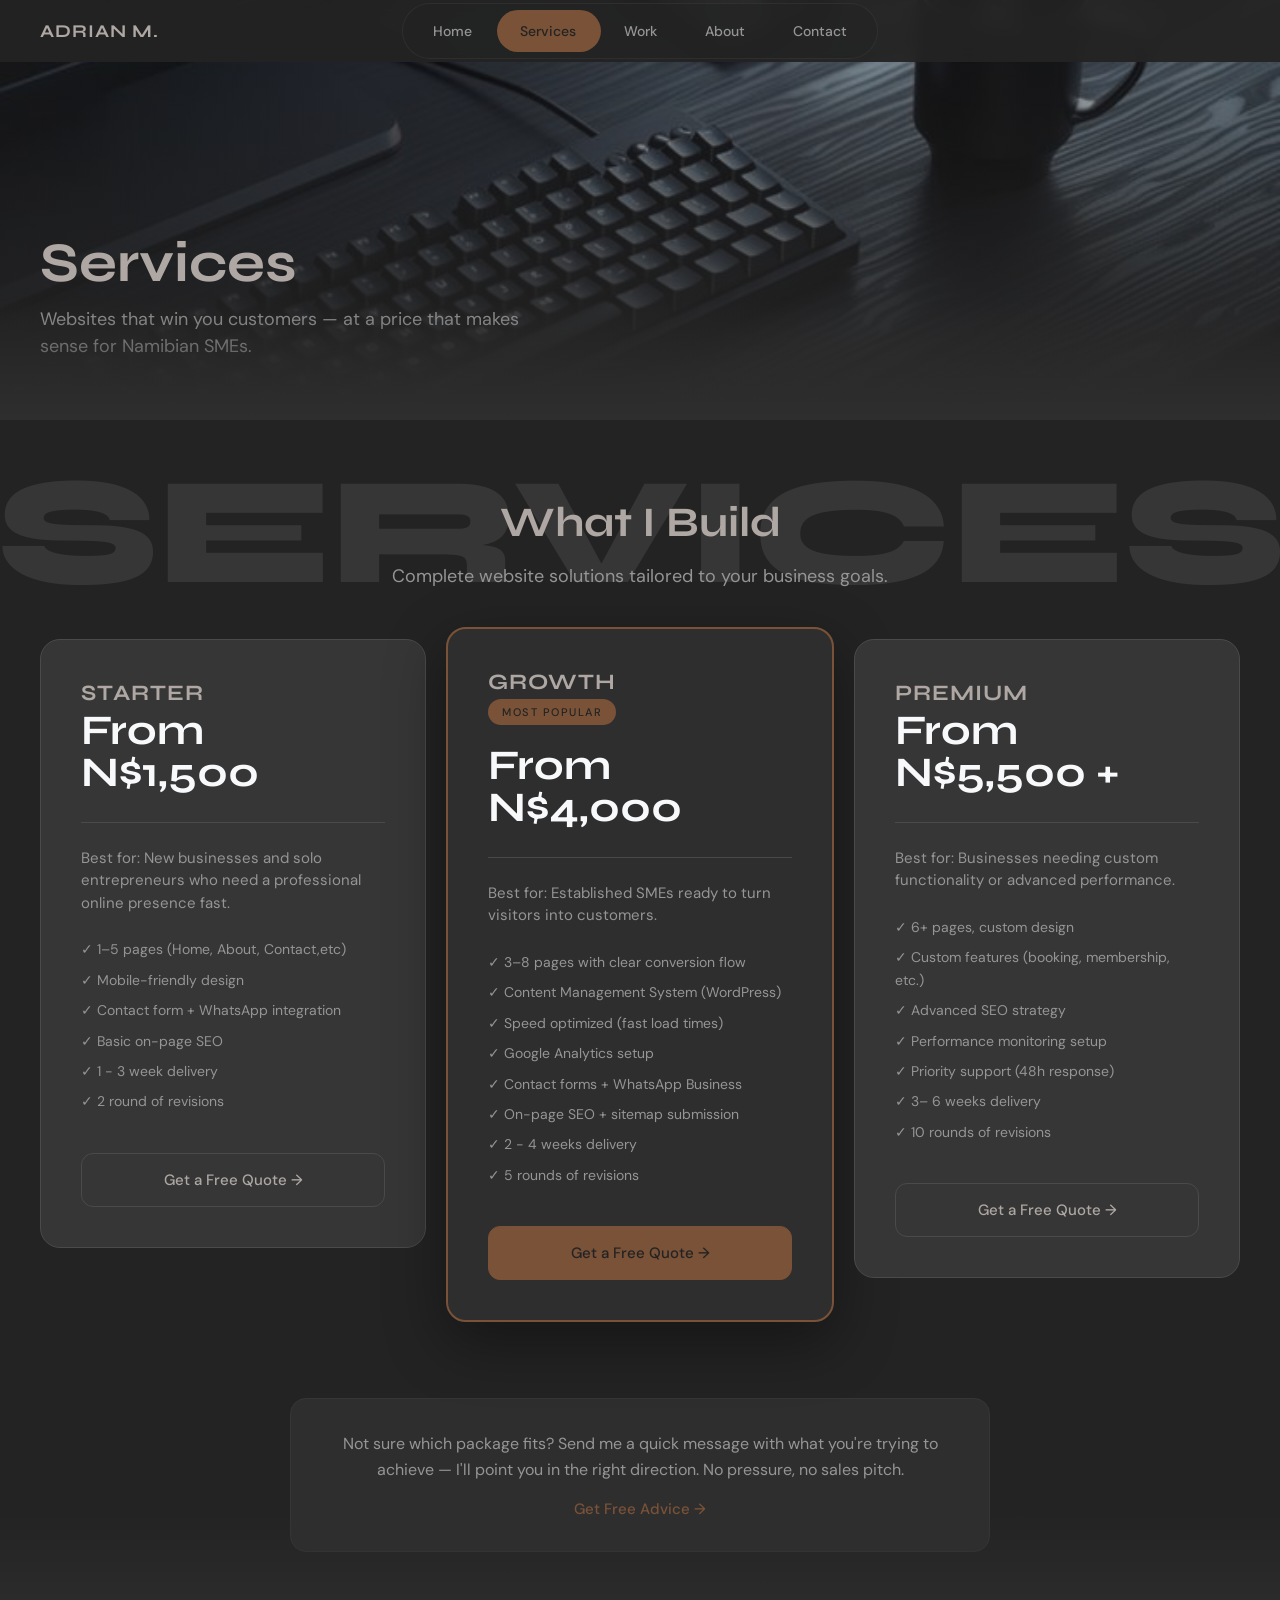
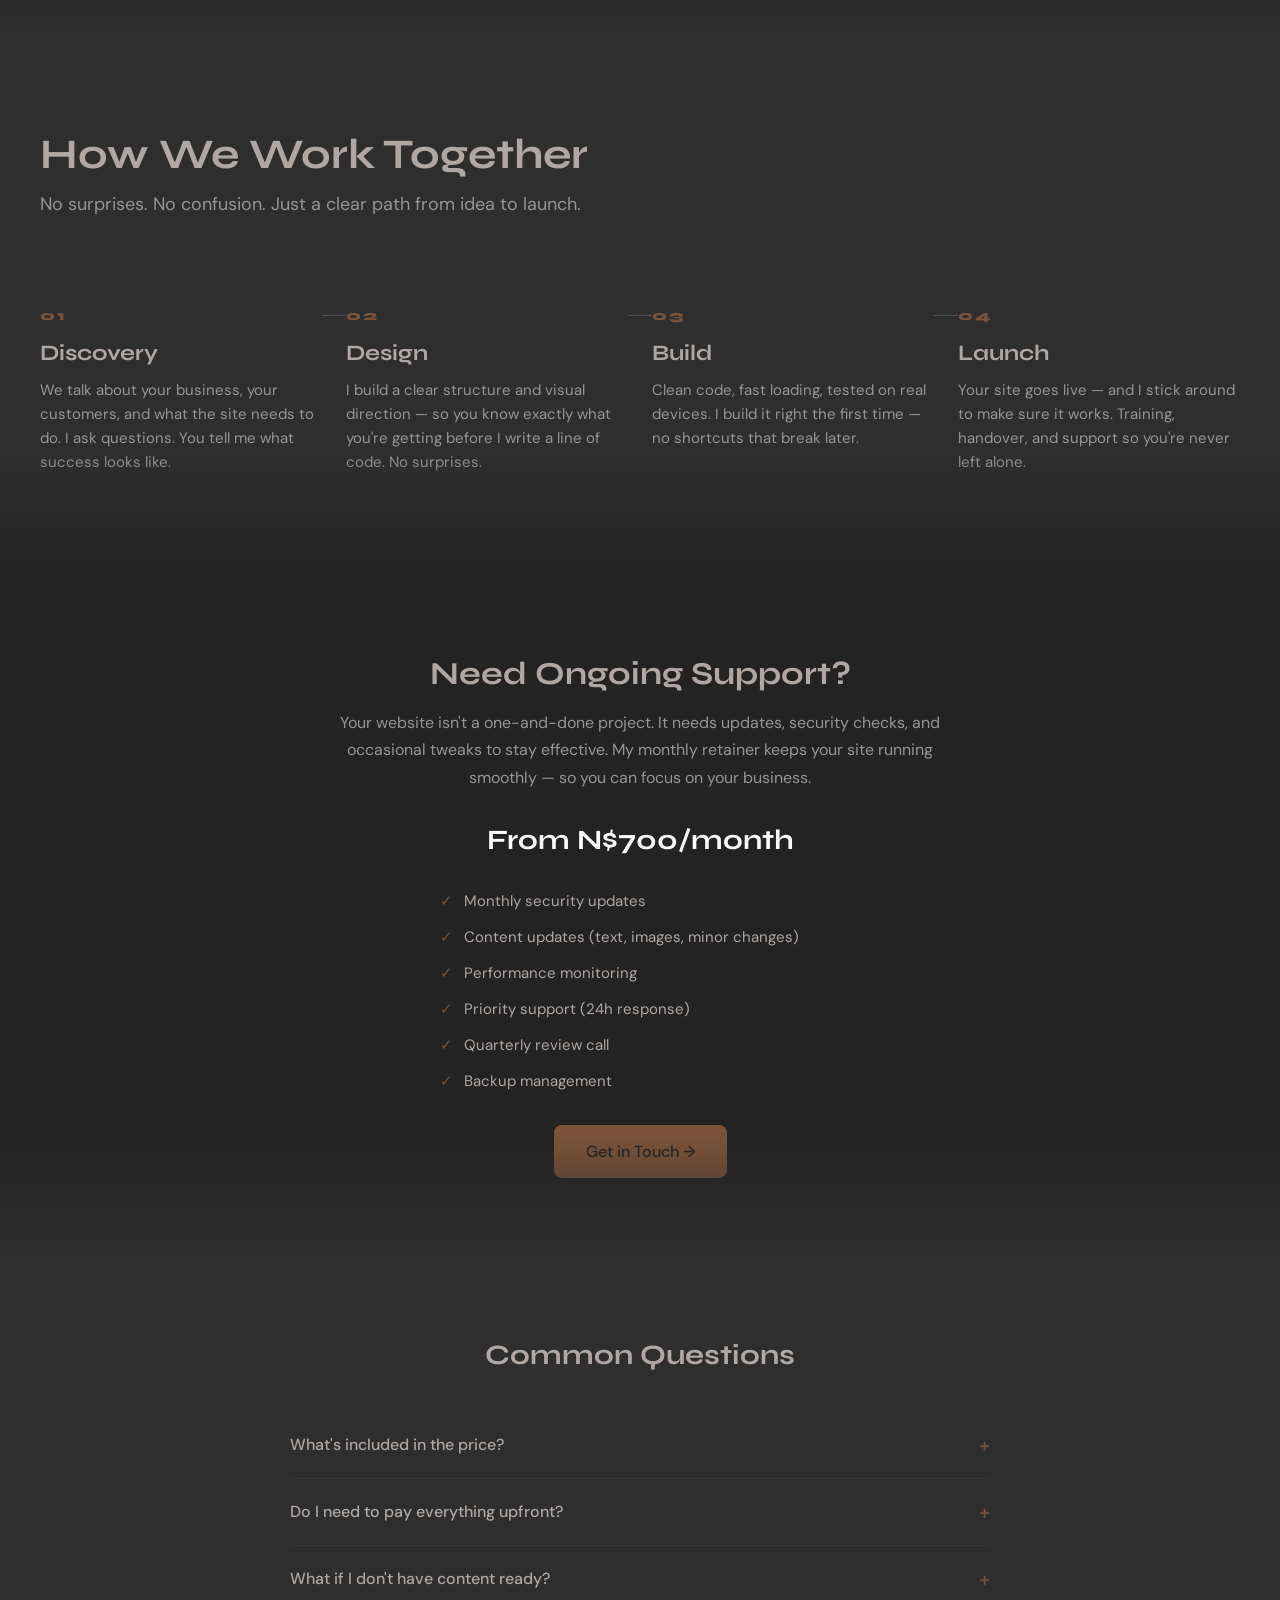
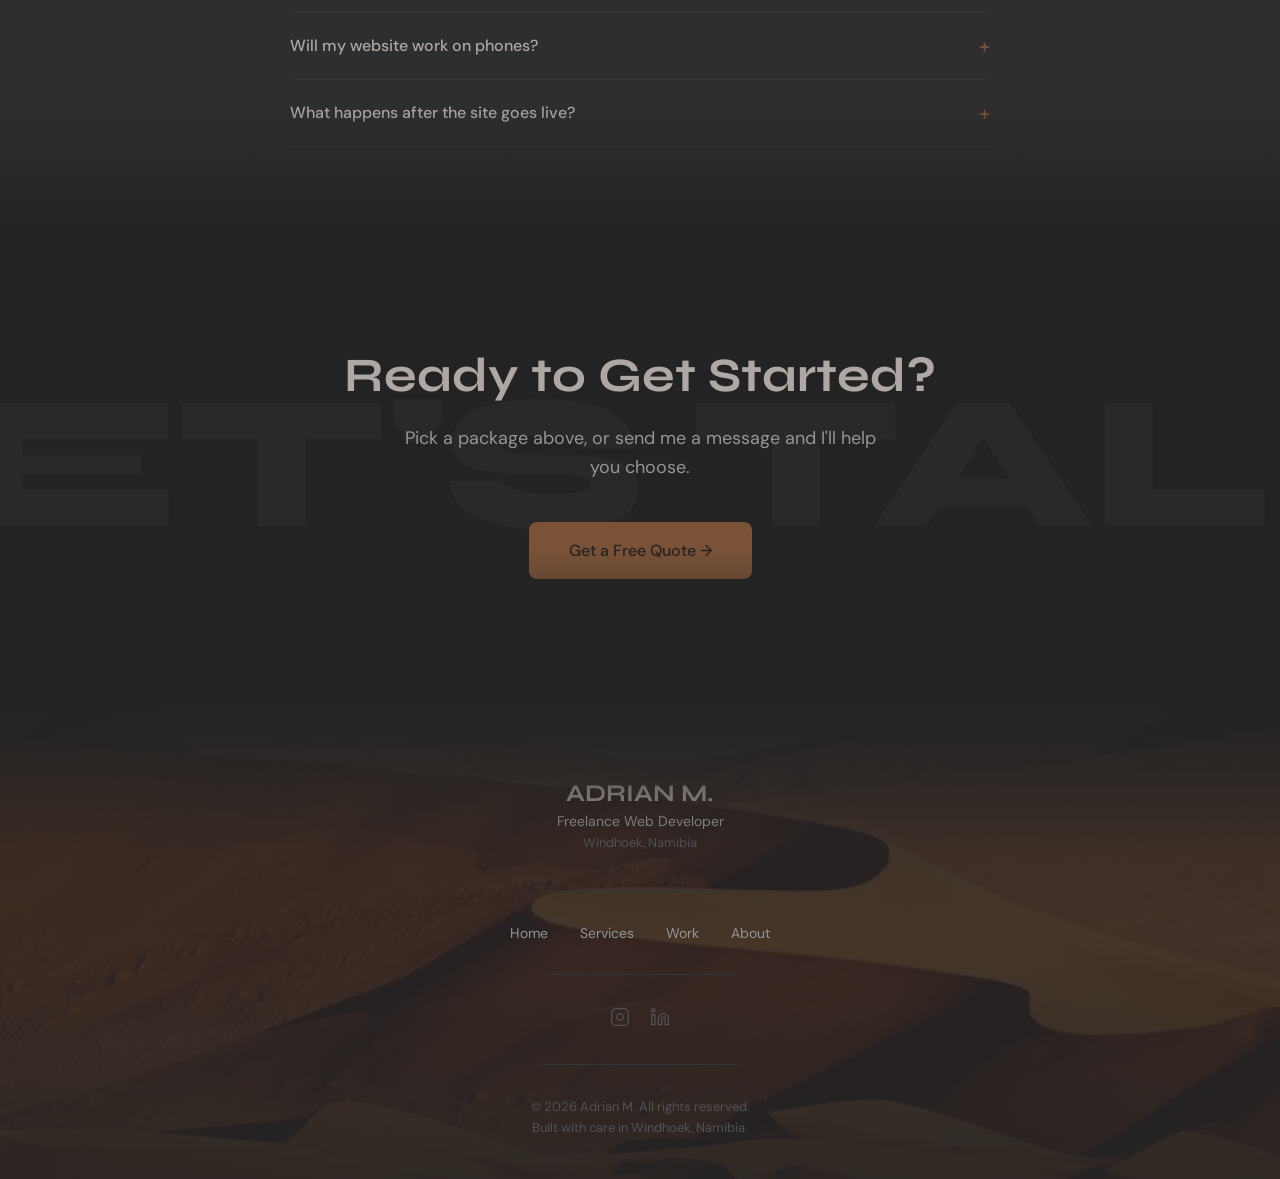
<file: services.html>
<!DOCTYPE html>
<html lang="en">

<head>
  <meta charset="UTF-8">
  <meta name="viewport" content="width=device-width, initial-scale=1.0">
  <title>Services — Adrian M. | Freelance Web Developer | Windhoek, Namibia</title>
  <meta name="description"
    content="Website design and development services for Namibian SMEs. Starter, Growth, and Premium packages. Fixed quotes, no hidden fees.">
  <link rel="preconnect" href="https://fonts.googleapis.com">
  <link rel="preconnect" href="https://fonts.gstatic.com" crossorigin>
  <link href="https://fonts.googleapis.com/css2?family=Syne:wght@400;700;800&family=DM+Sans:wght@400;500&display=swap"
    rel="stylesheet">
  <link rel="stylesheet" href="css/styles.css">
  <!-- Favicon -->
  <link rel="icon" type="image/x-icon" href="assets/favicon/favicon.ico">
  <link rel="icon" type="image/png" sizes="16x16" href="assets/favicon/favicon-16x16.png">
  <link rel="icon" type="image/png" sizes="32x32" href="assets/favicon/favicon-32x32.png">
  <link rel="apple-touch-icon" sizes="180x180" href="assets/favicon/apple-touch-icon.png">
  <link rel="manifest" href="assets/favicon/site.webmanifest">
  <meta name="theme-color" content="#0d0d0d">

  <script>
  </script>
  <link rel="canonical" href="https://adrianjayden98.github.io/Adrainbuilds.na/services.html">
  <link rel="sitemap" type="application/xml" href="/sitemap.xml">
</head>

<body>
  <!-- Site Navigation -->
  <header class="site-header">
    <a href="index.html" class="nav-logo">ADRIAN M.</a>
    <nav class="nav-pill-container" aria-label="Main navigation">
      <div class="nav-pill">
        <div class="nav-indicator"></div>
        <a href="index.html" class="nav-link" data-nav="home">Home</a>
        <a href="services.html" class="nav-link active" data-nav="services" aria-current="page">Services</a>
        <a href="work.html" class="nav-link" data-nav="work">Work</a>
        <a href="about.html" class="nav-link" data-nav="about">About</a>
        <a href="contact.html" class="nav-link" data-nav="contact">Contact</a>
      </div>
    </nav>
    <button class="nav-toggle" aria-label="Toggle navigation menu" aria-expanded="false">
      <span class="nav-toggle-line"></span>
      <span class="nav-toggle-line"></span>
      <span class="nav-toggle-line"></span>
    </button>
  </header>
  <div class="nav-overlay" aria-hidden="true"></div>

  <!-- Page Hero -->
  <header class="page-hero page-hero--services">
    <div class="page-hero-image"></div>
    <div class="page-hero-overlay"></div>
    <div class="page-hero-content">
      <h1>Services</h1>
      <p>Websites that win you customers — at a price that makes sense for Namibian SMEs.</p>
    </div>
  </header>

  <!-- Pricing Section -->
  <section class="services-pricing" aria-label="Pricing packages">
    <!-- Background Display Headline -->
    <div class="services-bg-headline" aria-hidden="true">SERVICES</div>

    <div class="services-content">
      <header class="services-header">
        <h2 class="services-title">What I Build</h2>
        <p class="services-subtitle">Complete website solutions tailored to your business goals.</p>
      </header>

      <div class="services-grid">
        <!-- Starter Card -->
        <article class="service-card">
          <h3 class="service-tier">Starter</h3>
          <span class="service-price">From N$1,500</span>
          <hr class="service-divider">
          <p class="service-best-for">Best for: New businesses and solo entrepreneurs who need a professional online
            presence fast.</p>
          <ul class="service-card-features">
            <li>✓ 1–5 pages (Home, About, Contact,etc)</li>
            <li>✓ Mobile-friendly design</li>
            <li>✓ Contact form + WhatsApp integration</li>
            <li>✓ Basic on-page SEO</li>
            <li>✓ 1 - 3 week delivery</li>
            <li>✓ 2 round of revisions</li>
          </ul>
          <a href="contact.html" class="service-cta">Get a Free Quote →</a>
        </article>

        <!-- Growth Card (Featured) -->
        <article class="service-card service-card--featured">
          <h3 class="service-tier">Growth</h3>
          <span class="service-badge">Most Popular</span>
          <span class="service-price">From N$4,000</span>
          <hr class="service-divider">
          <p class="service-best-for">Best for: Established SMEs ready to turn visitors into customers.</p>
          <ul class="service-card-features">
            <li>✓ 3–8 pages with clear conversion flow</li>
            <li>✓ Content Management System (WordPress)</li>
            <li>✓ Speed optimized (fast load times)</li>
            <li>✓ Google Analytics setup</li>
            <li>✓ Contact forms + WhatsApp Business</li>
            <li>✓ On-page SEO + sitemap submission</li>
            <li>✓ 2 - 4 weeks delivery</li>
            <li>✓ 5 rounds of revisions</li>
          </ul>
          <a href="contact.html" class="service-cta">Get a Free Quote →</a>
        </article>

        <!-- Premium Card -->
        <article class="service-card">
          <h3 class="service-tier">Premium</h3>
          <span class="service-price">From N$5,500 +</span>
          <hr class="service-divider">
          <p class="service-best-for">Best for: Businesses needing custom functionality or advanced performance.</p>
          <ul class="service-card-features">
            <li>✓ 6+ pages, custom design</li>
            <li>✓ Custom features (booking, membership, etc.)</li>
            <li>✓ Advanced SEO strategy</li>
            <li>✓ Performance monitoring setup</li>
            <li>✓ Priority support (48h response)</li>
            <li>✓ 3– 6 weeks delivery</li>
            <li>✓ 10 rounds of revisions</li>
          </ul>
          <a href="contact.html" class="service-cta">Get a Free Quote →</a>
        </article>
      </div>

      <!-- Comparison Helper -->
      <aside class="services-chooser">
        <p class="services-chooser-text">Not sure which package fits? Send me a quick message with what you're trying to
          achieve — I'll point you in the right direction. No pressure, no sales pitch.</p>
        <a href="contact.html" class="services-chooser-cta">Get Free Advice →</a>
      </aside>
    </div>
  </section>

  <!-- Process Section -->
  <section class="process-section" aria-label="How we work">
    <div class="process-content">
      <header class="process-header">
        <h2>How We Work Together</h2>
        <p>No surprises. No confusion. Just a clear path from idea to launch.</p>
      </header>

      <ol class="process-steps">
        <li class="process-step">
          <div class="process-step-number">01</div>
          <h3 class="process-step-title">Discovery</h3>
          <p class="process-step-description">We talk about your business, your customers, and what the site needs to
            do. I ask questions. You tell me what success looks like.</p>
        </li>
        <li class="process-step">
          <div class="process-step-number">02</div>
          <h3 class="process-step-title">Design</h3>
          <p class="process-step-description">I build a clear structure and visual direction — so you know exactly what
            you're getting before I write a line of code. No surprises.</p>
        </li>
        <li class="process-step">
          <div class="process-step-number">03</div>
          <h3 class="process-step-title">Build</h3>
          <p class="process-step-description">Clean code, fast loading, tested on real devices. I build it right the
            first time — no shortcuts that break later.</p>
        </li>
        <li class="process-step">
          <div class="process-step-number">04</div>
          <h3 class="process-step-title">Launch</h3>
          <p class="process-step-description">Your site goes live — and I stick around to make sure it works. Training,
            handover, and support so you're never left alone.</p>
        </li>
      </ol>
    </div>
  </section>

  <!-- Retainer Section -->
  <section class="retainer-section" aria-label="Ongoing support">
    <div class="retainer-container">
      <h2 class="retainer-heading">Need Ongoing Support?</h2>
      <p class="retainer-body">Your website isn't a one-and-done project. It needs updates, security checks, and
        occasional tweaks to stay effective. My monthly retainer keeps your site running smoothly — so you can focus on
        your business.</p>
      <div class="retainer-price">From N$700/month</div>
      <ul class="retainer-features">
        <li>Monthly security updates</li>
        <li>Content updates (text, images, minor changes)</li>
        <li>Performance monitoring</li>
        <li>Priority support (24h response)</li>
        <li>Quarterly review call</li>
        <li>Backup management</li>
      </ul>
      <a href="contact.html" class="retainer-cta">Get in Touch →</a>
    </div>
  </section>

  <!-- FAQ Section -->
  <section class="services-faq" aria-label="Common questions">
    <div class="services-faq-container">
      <h2 class="services-faq-heading">Common Questions</h2>

      <div class="faq-item">
        <button class="faq-question" type="button">What's included in the price?</button>
        <div class="faq-answer">
          <p>Everything listed under your chosen package. I don't charge extra for "setup fees" or surprise you with
            add-ons. If you need something beyond the package, I'll quote it upfront before any work begins.</p>
        </div>
      </div>

      <div class="faq-item">
        <button class="faq-question" type="button">Do I need to pay everything upfront?</button>
        <div class="faq-answer">
          <p>No. I typically work with a 50% deposit to start, and the remaining 50% on completion. For larger projects,
            we can discuss a payment plan that works for your cash flow.</p>
        </div>
      </div>

      <div class="faq-item">
        <button class="faq-question" type="button">What if I don't have content ready?</button>
        <div class="faq-answer">
          <p>That's normal. I can work with whatever you have — even rough notes or an old brochure. For an additional
            fee, I can also help write or organize your content so nothing blocks the launch.</p>
        </div>
      </div>

      <div class="faq-item">
        <button class="faq-question" type="button">Will my website work on phones?</button>
        <div class="faq-answer">
          <p>Yes — every site I build is mobile-first. That means it looks great and works properly on phones, tablets,
            and desktops from day one.</p>
        </div>
      </div>

      <div class="faq-item">
        <button class="faq-question" type="button">What happens after the site goes live?</button>
        <div class="faq-answer">
          <p>You get a handover session where I show you how to make basic updates. I also offer a monthly retainer for
            ongoing support — updates, security, and peace of mind.</p>
        </div>
      </div>
    </div>
  </section>

  <!-- Final CTA -->
  <section class="final-cta-section" aria-label="Get started">
    <div class="final-cta-bg-text" aria-hidden="true">LET'S TALK</div>
    <div class="final-cta-content">
      <h2 class="final-cta-heading">Ready to Get Started?</h2>
      <p class="final-cta-subheading">Pick a package above, or send me a message and I'll help you choose.</p>

      <a href="contact.html" class="final-cta-button">Get a Free Quote →</a>
    </div>
  </section>

  <!-- Footer -->
  <footer class="footer-section">
    <div class="footer-fade-top" aria-hidden="true"></div>
    <div class="footer-content">
      <div class="footer-brand">
        <h2 class="footer-brand-name">ADRIAN M.</h2>
        <p class="footer-brand-role">Freelance Web Developer</p>
        <p class="footer-brand-location">Windhoek, Namibia</p>
      </div>

      <hr class="footer-divider">

      <nav class="footer-nav" aria-label="Footer navigation">
        <a href="index.html">Home</a>
        <a href="services.html">Services</a>
        <a href="work.html">Work</a>
        <a href="about.html">About</a>
      </nav>

      <hr class="footer-divider">

      <div class="footer-socials">
        <a href="https://instagram.com/adrianbuilds.na" target="_blank" rel="noopener noreferrer"
          aria-label="Follow Adrian on Instagram">
          <svg xmlns="http://www.w3.org/2000/svg" width="20" height="20" viewBox="0 0 24 24" fill="none"
            stroke="currentColor" stroke-width="1.5" stroke-linecap="round" stroke-linejoin="round">
            <rect x="2" y="2" width="20" height="20" rx="5" ry="5"></rect>
            <path d="M16 11.37A4 4 0 1 1 12.63 8 4 4 0 0 1 16 11.37z"></path>
            <line x1="17.5" y1="6.5" x2="17.51" y2="6.5"></line>
          </svg>
        </a>
        <a href="https://linkedin.com/in/adrianm-dev" target="_blank" rel="noopener noreferrer"
          aria-label="Connect with Adrian on LinkedIn">
          <svg xmlns="http://www.w3.org/2000/svg" width="20" height="20" viewBox="0 0 24 24" fill="none"
            stroke="currentColor" stroke-width="1.5" stroke-linecap="round" stroke-linejoin="round">
            <path d="M16 8a6 6 0 0 1 6 6v7h-4v-7a2 2 0 0 0-2-2 2 2 0 0 0-2 2v7h-4v-7a6 6 0 0 1 6-6z"></path>
            <rect x="2" y="9" width="4" height="12"></rect>
            <circle cx="4" cy="4" r="2"></circle>
          </svg>
        </a>
      </div>

      <hr class="footer-divider">

      <div class="footer-copyright">
        <p>&copy; 2026 Adrian M. All rights reserved.</p>
        <p>Built with care in Windhoek, Namibia.</p>
      </div>
    </div>
  </footer>

  <!-- External JS -->
  <script src="js/main.js"></script>
</body>

</html>
</file>
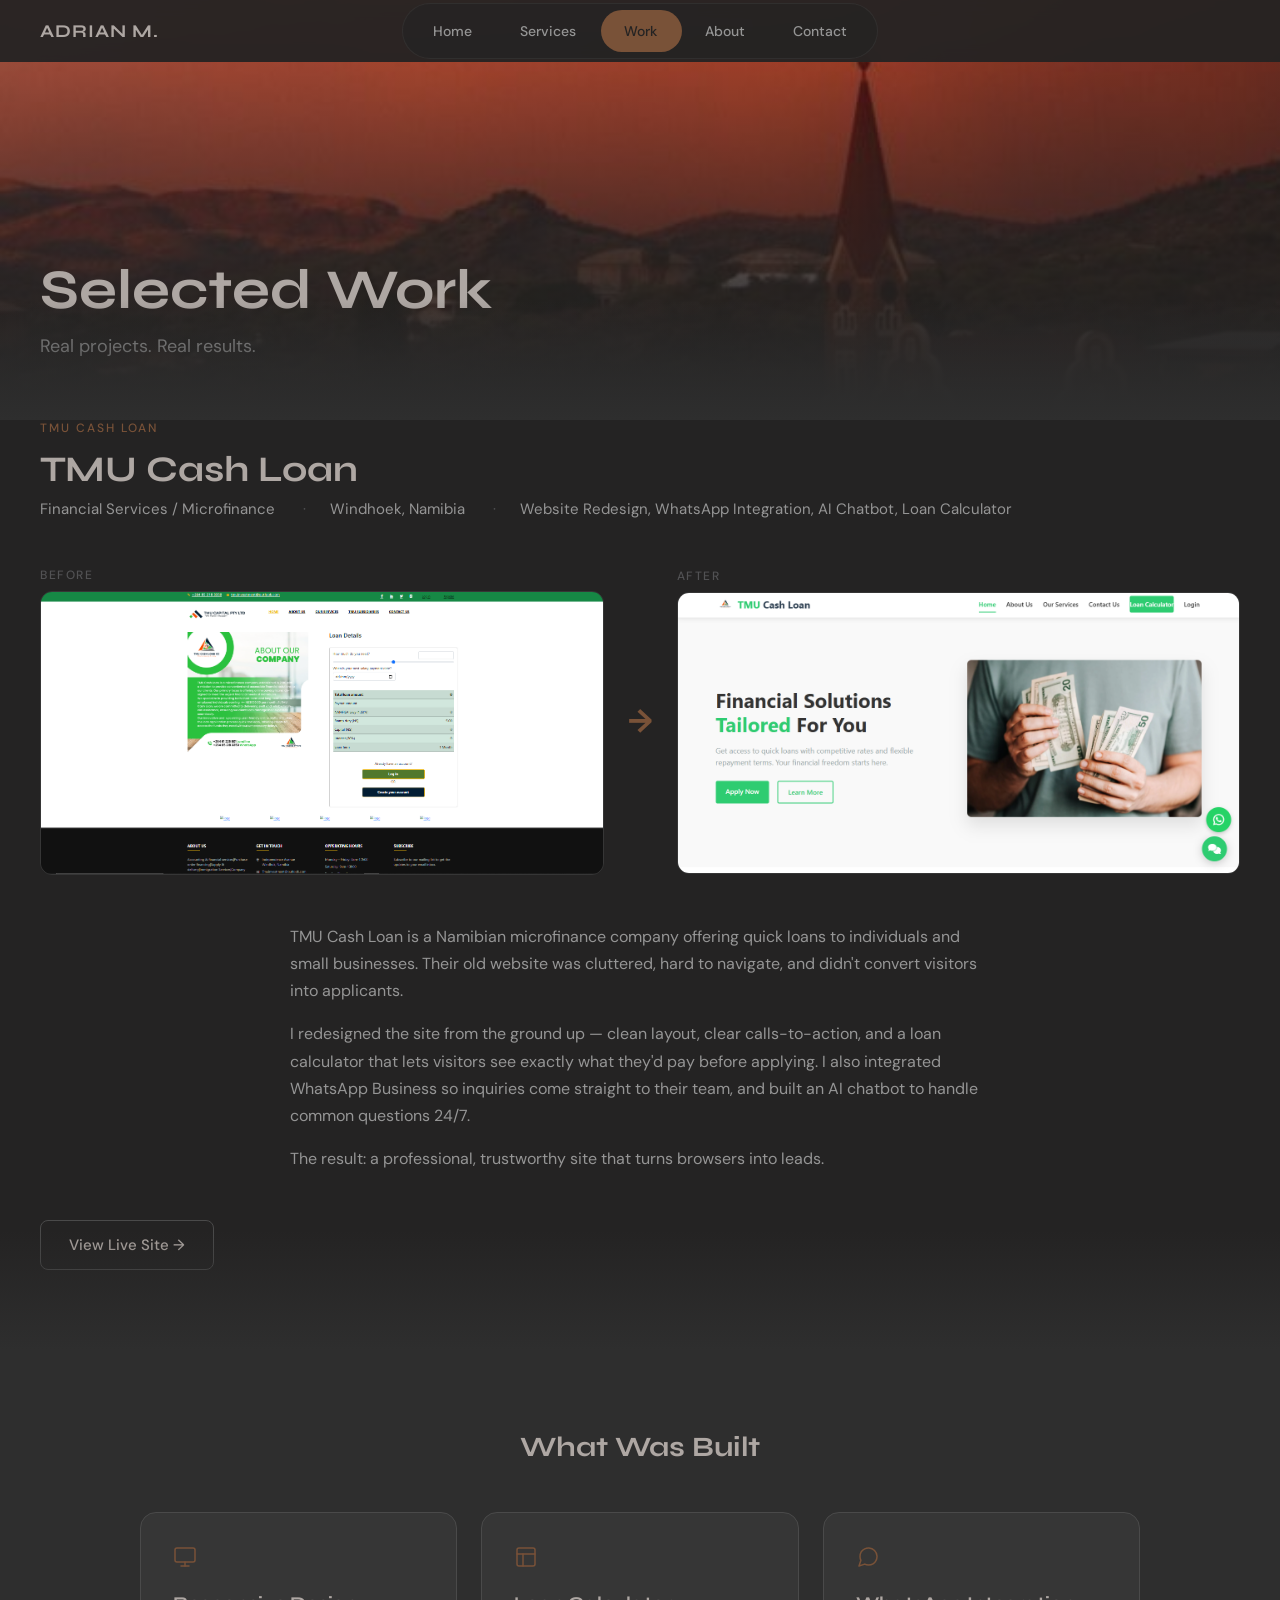
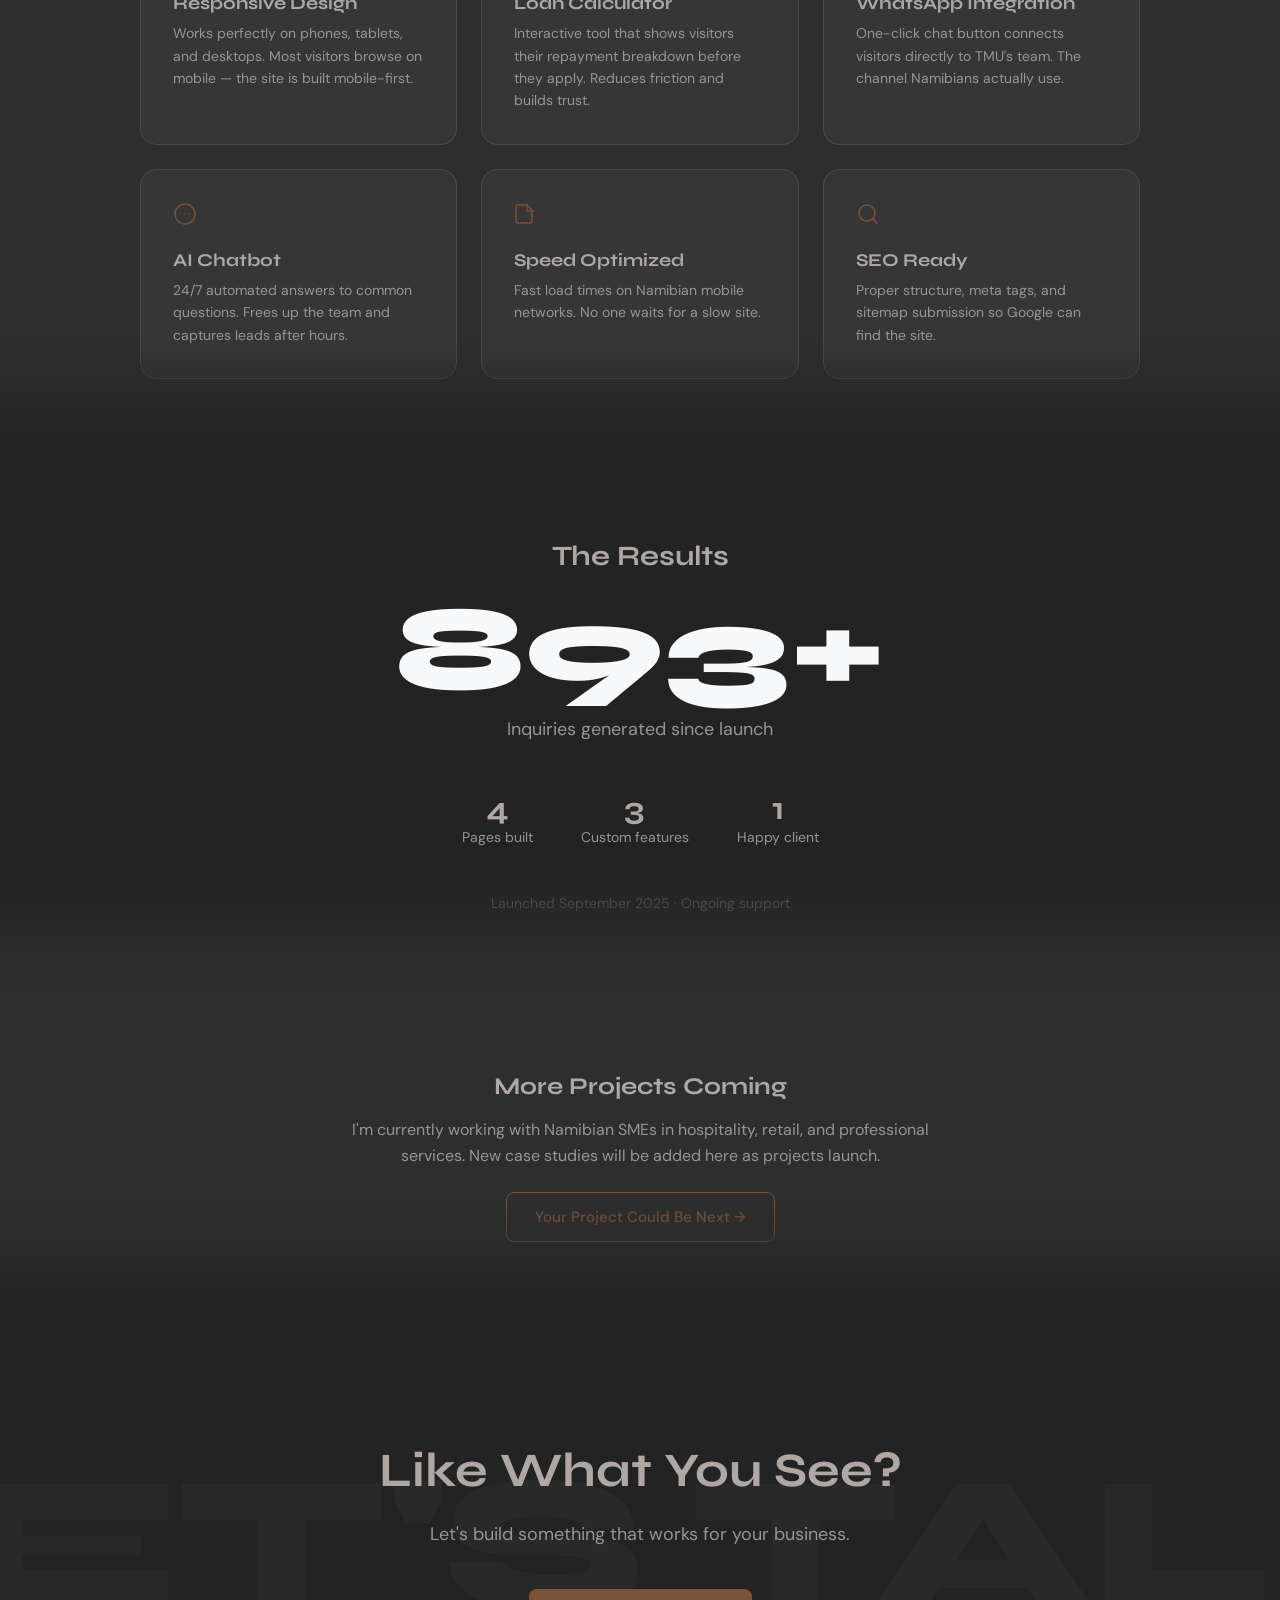
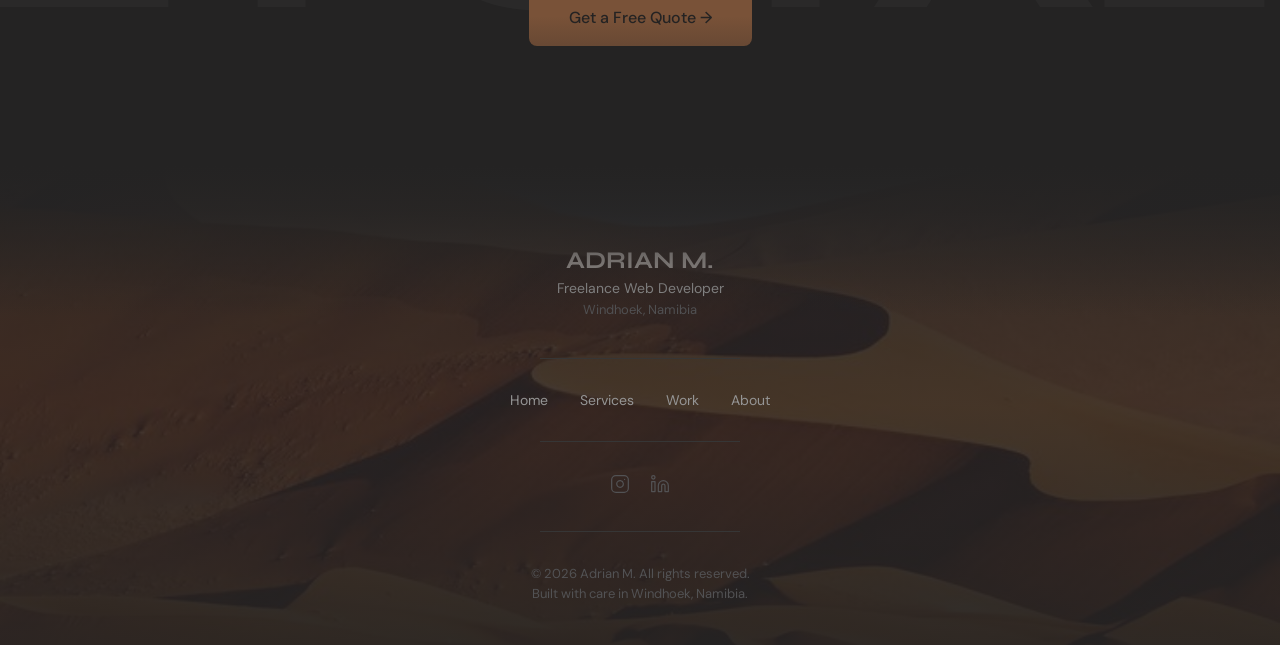
<file: work.html>
<!DOCTYPE html>
<html lang="en">

<head>
  <meta charset="UTF-8">
  <meta name="viewport" content="width=device-width, initial-scale=1.0">
  <title>Work — Adrian M. | Freelance Web Developer | Windhoek, Namibia</title>
  <meta name="description"
    content="See websites built by Adrian M. for Namibian businesses. Real projects, real results.">
  <link rel="preconnect" href="https://fonts.googleapis.com">
  <link rel="preconnect" href="https://fonts.gstatic.com" crossorigin>
  <link href="https://fonts.googleapis.com/css2?family=Syne:wght@400;700;800&family=DM+Sans:wght@400;500&display=swap"
    rel="stylesheet">
  <link rel="stylesheet" href="css/styles.css">
  <link rel="canonical" href="https://adrianjayden98.github.io/Adrainbuilds.na/work.html">
  <link rel="sitemap" type="application/xml" href="/sitemap.xml">
  <!-- Favicon -->
  <link rel="icon" type="image/x-icon" href="assets/favicon/favicon.ico">
  <link rel="icon" type="image/png" sizes="16x16" href="assets/favicon/favicon-16x16.png">
  <link rel="icon" type="image/png" sizes="32x32" href="assets/favicon/favicon-32x32.png">
  <link rel="apple-touch-icon" sizes="180x180" href="assets/favicon/apple-touch-icon.png">
  <link rel="manifest" href="assets/favicon/site.webmanifest">
  <meta name="theme-color" content="#0d0d0d">

  <script>
  </script>
</head>

<body>
  <!-- Site Navigation -->
  <header class="site-header">
    <a href="index.html" class="nav-logo">ADRIAN M.</a>
    <nav class="nav-pill-container" aria-label="Main navigation">
      <div class="nav-pill">
        <div class="nav-indicator"></div>
        <a href="index.html" class="nav-link" data-nav="home">Home</a>
        <a href="services.html" class="nav-link" data-nav="services">Services</a>
        <a href="work.html" class="nav-link active" data-nav="work" aria-current="page">Work</a>
        <a href="about.html" class="nav-link" data-nav="about">About</a>
        <a href="contact.html" class="nav-link" data-nav="contact">Contact</a>
      </div>
    </nav>
    <button class="nav-toggle" aria-label="Toggle navigation menu" aria-expanded="false">
      <span class="nav-toggle-line"></span>
      <span class="nav-toggle-line"></span>
      <span class="nav-toggle-line"></span>
    </button>
  </header>
  <div class="nav-overlay" aria-hidden="true"></div>

  <header class="page-hero page-hero--work">
    <div class="page-hero-image"></div>
    <div class="page-hero-overlay"></div>
    <div class="page-hero-content">
      <h1>Selected Work</h1>
      <p>Real projects. Real results.</p>
    </div>
  </header>

  <main>
    <section class="case-study-featured" aria-label="TMU Cash Loan case study">
      <div class="case-study-container">
        <div class="case-study-client">TMU Cash Loan</div>
        <h2 class="case-study-title">TMU Cash Loan</h2>
        <div class="case-study-meta">
          <span>Financial Services / Microfinance</span>
          <span>Windhoek, Namibia</span>
          <span>Website Redesign, WhatsApp Integration, AI Chatbot, Loan Calculator</span>
        </div>

        <div class="case-study-comparison">
          <figure>
            <figcaption class="case-study-image-label">Before</figcaption>
            <div class="case-study-image">
              <img src="assets/images/TMU before .png"
                alt="TMU Cash Loan website before redesign — cluttered green layout with loan calculator"
                loading="lazy">
            </div>
          </figure>
          <div class="case-study-arrow">→</div>
          <figure>
            <figcaption class="case-study-image-label">After</figcaption>
            <div class="case-study-image">
              <img src="assets/images/TMU after.png"
                alt="TMU Cash Loan website after redesign — clean modern layout with clear call-to-action"
                loading="lazy">
            </div>
          </figure>
        </div>

        <div class="case-study-description">
          <p>TMU Cash Loan is a Namibian microfinance company offering quick loans to individuals and small businesses.
            Their old website was cluttered, hard to navigate, and didn't convert visitors into applicants.</p>
          <p>I redesigned the site from the ground up — clean layout, clear calls-to-action, and a loan calculator that
            lets visitors see exactly what they'd pay before applying. I also integrated WhatsApp Business so inquiries
            come straight to their team, and built an AI chatbot to handle common questions 24/7.</p>
          <p>The result: a professional, trustworthy site that turns browsers into leads.</p>
        </div>

        <a href="https://www.tmucapital.com/" target="_blank" rel="noopener noreferrer" class="case-study-live-link">
          View Live Site →
        </a>
      </div>
    </section>

    <section class="project-details" aria-label="Project details">
      <div class="project-details-container">
        <h3 class="project-details-heading">What Was Built</h3>
        <div class="project-features-grid">
          <div class="project-feature-card">
            <div class="project-feature-icon">
              <svg width="24" height="24" viewBox="0 0 24 24" fill="none" stroke="#795238" stroke-width="1.5"
                stroke-linecap="round" stroke-linejoin="round" aria-hidden="true">
                <rect x="2" y="3" width="20" height="14" rx="2" ry="2"></rect>
                <line x1="8" y1="21" x2="16" y2="21"></line>
                <line x1="12" y1="17" x2="12" y2="21"></line>
              </svg>
            </div>
            <h4 class="project-feature-title">Responsive Design</h4>
            <p class="project-feature-desc">Works perfectly on phones, tablets, and desktops. Most visitors browse on
              mobile — the site is built mobile-first.</p>
          </div>

          <div class="project-feature-card">
            <div class="project-feature-icon">
              <svg width="24" height="24" viewBox="0 0 24 24" fill="none" stroke="#795238" stroke-width="1.5"
                stroke-linecap="round" stroke-linejoin="round" aria-hidden="true">
                <rect x="3" y="3" width="18" height="18" rx="2" ry="2"></rect>
                <line x1="3" y1="9" x2="21" y2="9"></line>
                <line x1="9" y1="21" x2="9" y2="9"></line>
              </svg>
            </div>
            <h4 class="project-feature-title">Loan Calculator</h4>
            <p class="project-feature-desc">Interactive tool that shows visitors their repayment breakdown before they
              apply. Reduces friction and builds trust.</p>
          </div>

          <div class="project-feature-card">
            <div class="project-feature-icon">
              <svg width="24" height="24" viewBox="0 0 24 24" fill="none" stroke="#795238" stroke-width="1.5"
                stroke-linecap="round" stroke-linejoin="round" aria-hidden="true">
                <path
                  d="M21 11.5a8.38 8.38 0 0 1-.9 3.8 8.5 8.5 0 0 1-7.6 4.7 8.38 8.38 0 0 1-3.8-.9L3 21l1.9-5.7a8.38 8.38 0 0 1-.9-3.8 8.5 8.5 0 0 1 4.7-7.6 8.38 8.38 0 0 1 3.8-.9h.5a8.48 8.48 0 0 1 8 8v.5z">
                </path>
              </svg>
            </div>
            <h4 class="project-feature-title">WhatsApp Integration</h4>
            <p class="project-feature-desc">One-click chat button connects visitors directly to TMU's team. The channel
              Namibians actually use.</p>
          </div>

          <div class="project-feature-card">
            <div class="project-feature-icon">
              <svg width="24" height="24" viewBox="0 0 24 24" fill="none" stroke="#795238" stroke-width="1.5"
                stroke-linecap="round" stroke-linejoin="round" aria-hidden="true">
                <circle cx="12" cy="12" r="10"></circle>
                <path d="M8 12h.01"></path>
                <path d="M12 12h.01"></path>
                <path d="M16 12h.01"></path>
              </svg>
            </div>
            <h4 class="project-feature-title">AI Chatbot</h4>
            <p class="project-feature-desc">24/7 automated answers to common questions. Frees up the team and captures
              leads after hours.</p>
          </div>

          <div class="project-feature-card">
            <div class="project-feature-icon">
              <svg width="24" height="24" viewBox="0 0 24 24" fill="none" stroke="#795238" stroke-width="1.5"
                stroke-linecap="round" stroke-linejoin="round" aria-hidden="true">
                <polyline points="13 2 13 9 20 9"></polyline>
                <path d="M17 21H4a2 2 0 0 1-2-2V5a2 2 0 0 1 2-2h9l5 5v11a2 2 0 0 1-2 2z"></path>
              </svg>
            </div>
            <h4 class="project-feature-title">Speed Optimized</h4>
            <p class="project-feature-desc">Fast load times on Namibian mobile networks. No one waits for a slow site.
            </p>
          </div>

          <div class="project-feature-card">
            <div class="project-feature-icon">
              <svg width="24" height="24" viewBox="0 0 24 24" fill="none" stroke="#795238" stroke-width="1.5"
                stroke-linecap="round" stroke-linejoin="round" aria-hidden="true">
                <circle cx="11" cy="11" r="8"></circle>
                <path d="M21 21l-4.35-4.35"></path>
              </svg>
            </div>
            <h4 class="project-feature-title">SEO Ready</h4>
            <p class="project-feature-desc">Proper structure, meta tags, and sitemap submission so Google can find the
              site.</p>
          </div>
        </div>
      </div>
    </section>

    <section class="project-results" aria-label="Results">
      <div class="project-results-container">
        <h3 class="project-results-heading">The Results</h3>
        <div class="project-stat-number">893+</div>
        <div class="project-stat-label">Inquiries generated since launch</div>

        <div class="project-stats-row">
          <div class="project-stat-item">
            <div class="project-stat-item-number">4</div>
            <div class="project-stat-item-label">Pages built</div>
          </div>
          <div class="project-stat-item">
            <div class="project-stat-item-number">3</div>
            <div class="project-stat-item-label">Custom features</div>
          </div>
          <div class="project-stat-item">
            <div class="project-stat-item-number">1</div>
            <div class="project-stat-item-label">Happy client</div>
          </div>
        </div>

        <div class="project-timeline">Launched September 2025 · Ongoing support</div>
      </div>
    </section>

    <section class="future-work" aria-label="More projects coming">
      <div class="future-work-container">
        <h3 class="future-work-heading">More Projects Coming</h3>
        <p class="future-work-body">I'm currently working with Namibian SMEs in hospitality, retail, and professional
          services. New case studies will be added here as projects launch.</p>
        <a href="contact.html" class="future-work-cta">Your Project Could Be Next →</a>
      </div>
    </section>

    <section class="final-cta-section" aria-label="Start your project">
      <div class="final-cta-bg-text" aria-hidden="true">LET'S TALK</div>
      <div class="final-cta-content">
        <h2 class="final-cta-heading">Like What You See?</h2>
        <p class="final-cta-subheading">Let's build something that works for your business.</p>
        <a href="contact.html" class="final-cta-button">Get a Free Quote →</a>
      </div>
    </section>
  </main>

  <footer class="footer-section">
    <div class="footer-fade-top" aria-hidden="true"></div>
    <div class="footer-content">
      <div class="footer-brand">
        <h2 class="footer-brand-name">ADRIAN M.</h2>
        <p class="footer-brand-role">Freelance Web Developer</p>
        <p class="footer-brand-location">Windhoek, Namibia</p>
      </div>
      <hr class="footer-divider">
      <nav class="footer-nav" aria-label="Footer navigation">
        <a href="index.html">Home</a>
        <a href="services.html">Services</a>
        <a href="work.html">Work</a>
        <a href="about.html">About</a>
      </nav>
      <hr class="footer-divider">
      <div class="footer-socials">
        <a href="https://instagram.com/adrianbuilds.na" target="_blank" rel="noopener noreferrer"
          aria-label="Follow Adrian on Instagram">
          <svg xmlns="http://www.w3.org/2000/svg" width="20" height="20" viewBox="0 0 24 24" fill="none"
            stroke="currentColor" stroke-width="1.5" stroke-linecap="round" stroke-linejoin="round">
            <rect x="2" y="2" width="20" height="20" rx="5" ry="5"></rect>
            <path d="M16 11.37A4 4 0 1 1 12.63 8 4 4 0 0 1 16 11.37z"></path>
            <line x1="17.5" y1="6.5" x2="17.51" y2="6.5"></line>
          </svg>
        </a>
        <a href="https://linkedin.com/in/adrianm-dev" target="_blank" rel="noopener noreferrer"
          aria-label="Connect with Adrian on LinkedIn">
          <svg xmlns="http://www.w3.org/2000/svg" width="20" height="20" viewBox="0 0 24 24" fill="none"
            stroke="currentColor" stroke-width="1.5" stroke-linecap="round" stroke-linejoin="round">
            <path d="M16 8a6 6 0 0 1 6 6v7h-4v-7a2 2 0 0 0-2-2 2 2 0 0 0-2 2v7h-4v-7a6 6 0 0 1 6-6z"></path>
            <rect x="2" y="9" width="4" height="12"></rect>
            <circle cx="4" cy="4" r="2"></circle>
          </svg>
        </a>
      </div>
      <hr class="footer-divider">
      <div class="footer-copyright">
        <p>&copy; 2026 Adrian M. All rights reserved.</p>
        <p>Built with care in Windhoek, Namibia.</p>
      </div>
    </div>
  </footer>

  <script src="js/main.js"></script>
</body>

</html>
</file>
<file: css/styles.css>
/* ==========================================================================
   1. DESIGN SYSTEM & TOKENS
   ========================================================================== */
:root {
  /* Color Palette */
  --bg-primary: #242323;
  --bg-secondary: #363636;
  --text-primary: #AEA7A3;
  --text-secondary: #959595;
  --text-muted: #525254;
  --accent: #795238;
  --accent-hover: #8B6348;

  /* Typography */
  --font-display: 'Syne', sans-serif;
  --font-body: 'DM Sans', sans-serif;
}

/* Reset and Core Layout */
*,
*::before,
*::after {
  box-sizing: border-box;
  margin: 0;
  padding: 0;
}

html {
  font-size: 16px;
  background-color: var(--bg-primary);
  color: var(--text-primary);
  font-family: var(--font-body);
  scroll-behavior: smooth;
}

body {
  min-height: 100vh;
  overflow-x: hidden;
  background-color: var(--bg-primary);
  /* Radial gradient centered to add depth and cinema quality */
  background-image: radial-gradient(ellipse at center, var(--bg-secondary) 0%, var(--bg-primary) 70%);
  background-attachment: fixed;
  display: flex;
  flex-direction: column;
}

/* ==========================================================================
   2. NAVIGATION — SLIDING PILL
   ========================================================================== */
.site-header {
  position: fixed;
  top: 0;
  left: 0;
  right: 0;
  z-index: 1000;
  display: flex;
  align-items: center;
  justify-content: space-between;
  padding: 20px 40px;
  transition: background-color 400ms ease, backdrop-filter 400ms ease;
}

/* Transparent on homepage hero */
.site-header--transparent {
  background-color: transparent;
}

/* Solid on scroll and other pages */
.site-header--solid {
  background-color: rgba(36, 35, 35, 0.95);
  backdrop-filter: blur(8px);
}

/* JS adds/removes this class based on scroll position */
.site-header--scrolled {
  background-color: rgba(36, 35, 35, 0.95);
  backdrop-filter: blur(8px);
}

.nav-logo {
  font-family: 'Syne', sans-serif;
  font-weight: 700;
  font-size: 18px;
  color: #AEA7A3;
  text-decoration: none;
  letter-spacing: 1px;
  z-index: 1001;
  transition: color 200ms ease;
}

.nav-logo:hover {
  color: #F8F9FB;
}

.nav-pill-container {
  position: absolute;
  left: 50%;
  transform: translateX(-50%);
  z-index: 1001;
}

.nav-pill {
  position: relative;
  display: inline-flex;
  align-items: center;
  background: rgba(36, 35, 35, 0.6);
  border: 1px solid rgba(74, 74, 74, 0.3);
  border-radius: 100px;
  padding: 6px;
  gap: 0;
}

.nav-indicator {
  position: absolute;
  top: 6px;
  bottom: 6px;
  background-color: #795238;
  border-radius: 100px;
  z-index: 0;
  transition: left 300ms cubic-bezier(0.25, 0.1, 0.25, 1),
              width 300ms cubic-bezier(0.25, 0.1, 0.25, 1);
  pointer-events: none;
}

.nav-link {
  position: relative;
  z-index: 1;
  display: inline-flex;
  align-items: center;
  justify-content: center;
  padding: 12px 24px;
  font-family: 'DM Sans', sans-serif;
  font-weight: 500;
  font-size: 14px;
  color: #959595;
  text-decoration: none;
  border-radius: 100px;
  transition: color 200ms ease;
  white-space: nowrap;
}

.nav-link:hover,
.nav-link:focus {
  color: #F8F9FB;
  outline: none;
}

.nav-link.active,
.nav-link[aria-current="page"] {
  color: #242323;
}

.nav-toggle {
  display: none;
  position: relative;
  z-index: 1002;
  width: 44px;
  height: 44px;
  background: rgba(36, 35, 35, 0.6);
  border: 1px solid rgba(74, 74, 74, 0.3);
  border-radius: 12px;
  cursor: pointer;
  flex-direction: column;
  align-items: center;
  justify-content: center;
  gap: 5px;
  padding: 0;
}

.nav-toggle-line {
  display: block;
  width: 20px;
  height: 2px;
  background-color: #AEA7A3;
  border-radius: 2px;
  transition: transform 300ms ease, opacity 300ms ease, background-color 300ms ease;
}

.nav-toggle[aria-expanded="true"] .nav-toggle-line:nth-child(1) {
  transform: translateY(7px) rotate(45deg);
}

.nav-toggle[aria-expanded="true"] .nav-toggle-line:nth-child(2) {
  opacity: 0;
}

.nav-toggle[aria-expanded="true"] .nav-toggle-line:nth-child(3) {
  transform: translateY(-7px) rotate(-45deg);
}

.nav-overlay {
  position: fixed;
  inset: 0;
  background-color: rgba(36, 35, 35, 0.98);
  z-index: 999;
  opacity: 0;
  visibility: hidden;
  transition: opacity 400ms ease, visibility 400ms ease;
}

.nav-overlay.is-open {
  opacity: 1;
  visibility: visible;
}

@media (prefers-reduced-motion: reduce) {
  .nav-indicator {
    transition: none;
  }

  .nav-toggle-line,
  .nav-overlay,
  .nav-pill-container,
  .site-header {
    transition: none;
  }
}

/* Mobile: pill nav becomes centered vertical menu */
@media (max-width: 768px) {
  .site-header {
    padding: 16px 20px;
  }

  .nav-toggle {
    display: flex;
  }

  .nav-pill-container {
    position: fixed;
    inset: 0;
    transform: none;
    display: flex;
    align-items: center;
    justify-content: center;
    z-index: 1000;
    opacity: 0;
    visibility: hidden;
    transition: opacity 400ms ease, visibility 400ms ease;
  }

  .nav-pill-container.is-open {
    opacity: 1;
    visibility: visible;
  }

  .nav-pill {
    flex-direction: column;
    background: transparent;
    border: none;
    padding: 0;
    gap: 8px;
  }

  .nav-indicator {
    display: none;
  }

  .nav-link {
    padding: 16px 32px;
    font-size: 18px;
    color: #959595;
    background: transparent;
    border-radius: 12px;
    transition: background-color 200ms ease, color 200ms ease;
  }

  .nav-link:hover,
  .nav-link:focus {
    background-color: rgba(121, 82, 56, 0.2);
    color: #F8F9FB;
  }

  .nav-link.active,
  .nav-link[aria-current="page"] {
    background-color: #795238;
    color: #242323;
  }
}

/* ==========================================================================
   3. HERO CONTAINER LAYOUT (Mobile-First)
   ========================================================================== */
.hero {
  position: relative;
  width: 100%;
  min-height: 100vh;
  display: flex;
  flex-direction: column;
  justify-content: space-between;
  padding: 40px 24px 20px;
}

.hero-container {
  width: 100%;
  max-width: 1200px;
  margin: 0 auto;
  display: flex;
  flex-direction: column;
  align-items: center;
  justify-content: center;
  flex: 1;
  gap: 32px;
  position: relative;
}

/* Text Zone (Mobile Centered) */
.hero-text-zone {
  display: flex;
  flex-direction: column;
  align-items: center;
  text-align: center;
  width: 100%;
  position: relative;
}

.location-label {
  font-size: 0.875rem;
  /* 14px */
  font-weight: 500;
  color: var(--text-muted);
  text-transform: uppercase;
  letter-spacing: 1px;
  margin-bottom: 12px;
  position: relative;
  z-index: 10;
}

.hero-title {
  font-family: var(--font-display);
  font-weight: 800;
  font-size: 3.25rem;
  /* 52px mobile */
  color: var(--text-primary);
  line-height: 0.9;
  letter-spacing: -2px;
  margin-bottom: 24px;
  position: relative;
  z-index: 2;
  /* Sits behind image (5) but in front of background */
}

/* Split title spans for separate animations */
.hero-title span {
  display: block;
}

.hero-title .name-first {
  margin-right: 0;
}

.hero-role {
  font-size: 1rem;
  /* 16px mobile */
  font-weight: 400;
  color: var(--text-secondary);
  line-height: 1.5;
  margin-bottom: 32px;
  max-width: 440px;
  position: relative;
  z-index: 10;
}

.br-desktop {
  display: none;
}

.hero-actions {
  margin-bottom: 40px;
  width: 100%;
  display: flex;
  justify-content: center;
  position: relative;
  z-index: 10;
}

/* Primary CTA Button */
.btn-primary {
  display: inline-block;
  width: 100%;
  max-width: 320px;
  background-color: var(--accent);
  color: var(--bg-primary);
  font-family: var(--font-body);
  font-weight: 500;
  font-size: 1rem;
  /* 16px */
  text-align: center;
  text-decoration: none;
  padding: 16px 32px;
  border-radius: 4px;
  transition: background-color 300ms ease, transform 300ms ease, box-shadow 300ms ease;
  border: none;
  cursor: pointer;
}

.btn-primary:hover {
  background-color: var(--accent-hover);
  transform: translateY(-2px);
  box-shadow: 0 8px 24px rgba(121, 82, 56, 0.3);
}

.btn-primary:focus-visible {
  outline: 2px solid var(--text-primary);
  outline-offset: 4px;
}

/* Social Navigation */
.hero-socials {
  display: flex;
  gap: 24px;
  justify-content: center;
  position: relative;
  z-index: 10;
}

.hero-socials a {
  font-size: 0.875rem;
  /* 14px */
  font-weight: 400;
  color: var(--text-muted);
  text-decoration: none;
  position: relative;
  transition: color 200ms ease;
}

.hero-socials a::after {
  content: '';
  position: absolute;
  left: 0;
  bottom: -2px;
  width: 100%;
  height: 1px;
  background-color: var(--text-primary);
  transform: scaleX(0);
  transform-origin: bottom right;
  transition: transform 200ms ease;
}

.hero-socials a:hover {
  color: var(--text-primary);
}

.hero-socials a:hover::after {
  transform: scaleX(1);
  transform-origin: bottom left;
}

.hero-socials a:focus-visible {
  outline: 2px solid var(--text-primary);
  outline-offset: 4px;
}

/* Image Zone (Mobile Centered) */
.hero-image-zone {
  display: flex;
  justify-content: center;
  align-items: flex-end;
  width: 100%;
  height: auto;
  position: relative;
  z-index: 5;
  /* Sits in front of title (2) but behind other text (10) */
}

.cutout-wrapper {
  position: relative;
  width: 220px;
  /* ~200-240px wide mobile */
  height: auto;
  display: flex;
  align-items: flex-end;
}

.cutout-image {
  width: 100%;
  height: auto;
  display: block;
  object-fit: contain;
  filter: drop-shadow(0 20px 60px rgba(0, 0, 0, 0.4));
}

/* Scroll Indicator */
.scroll-indicator {
  display: flex;
  flex-direction: column;
  align-items: center;
  gap: 4px;
  color: var(--accent);
  text-decoration: none;
  margin-top: 24px;
  align-self: center;
  transition: color 200ms ease;
  z-index: 20;
}

.scroll-indicator:hover {
  color: var(--accent-hover);
}

.scroll-indicator:focus-visible {
  outline: 2px solid var(--text-primary);
  outline-offset: 4px;
}

.scroll-text {
  font-size: 0.75rem;
  /* 12px */
  font-weight: 500;
  text-transform: uppercase;
  letter-spacing: 1px;
}

.scroll-arrow {
  font-size: 1rem;
  animation: bounce 2s infinite ease-in-out;
}

@keyframes bounce {
  0%,
  100% {
    transform: translateY(0);
  }
  50% {
    transform: translateY(8px);
  }
}

/* ==========================================================================
   3. TABLET LAYOUT (min-width: 768px and < 1024px)
   ========================================================================== */
@media (min-width: 768px) {
  .hero {
    padding: 60px 40px 30px;
  }

  .hero-title {
    font-size: 4.5rem;
    /* ~72px */
  }

  .hero-title span {
    display: inline-block;
  }

  .hero-title .name-first {
    margin-right: 0.15em;
  }

  .hero-role {
    font-size: 1.125rem;
    /* 18px */
    max-width: 520px;
  }

  .cutout-wrapper {
    width: 320px;
    /* larger image for balanced tablet layout */
  }
}

/* ==========================================================================
   4. DESKTOP LAYOUT (min-width: 1024px)
   ========================================================================== */
@media (min-width: 1024px) {
  .hero {
    height: 100vh;
    min-height: 600px;
    max-height: 900px;
    padding: 0;
    overflow: hidden;
  }

  .hero-container {
    flex-direction: row;
    align-items: center;
    justify-content: space-between;
    height: 100%;
    padding: 0 48px;
    gap: 0;
    position: relative;
  }

  .hero-text-zone {
    width: 40%;
    align-items: flex-start;
    text-align: left;
    padding: 0;
    position: static; /* Set to static so absolute children (title) position relative to .hero-container */
    z-index: auto;
    /* Allow children to stack independently */
  }

  .hero-title {
    font-size: 8vw;
    /* Fluid typography centered in background */
    white-space: nowrap;
    margin-bottom: 0;
    position: absolute;
    left: 50%;
    top: 25%;
    transform: translate(-50%, -50%);
    width: 100%;
    text-align: center;
    z-index: 2;
    /* Behind cutout (5) but in front of gradient background */
    pointer-events: none;
    /* Let clicks pass through */
  }

  .hero-title span {
    display: inline-block;
  }

  .hero-title .name-first {
    margin-right: 0.15em;
  }

  .hero-role {
    font-size: 1.125rem;
    /* 18px */
    max-width: 440px;
    /* enforces max 2 lines on desktop */
    margin-bottom: 36px;
  }

  .br-desktop {
    display: inline;
  }

  .hero-actions {
    justify-content: flex-start;
    margin-bottom: 48px;
  }

  .btn-primary {
    width: auto;
    max-width: none;
  }

  .hero-socials {
    justify-content: flex-start;
  }

  /* Absolute centered image zone in front of title */
  .hero-image-zone {
    width: 100%;
    height: 100%;
    position: absolute;
    left: 0;
    bottom: 0;
    z-index: 5;
    /* In front of title (2) but behind other text elements (10) */
    display: flex;
    justify-content: center;
    align-items: flex-end;
    pointer-events: none;
  }

  .cutout-wrapper {
    width: auto;
    height: 85%;
    /* 75-85% of viewport height */
    max-height: 765px;
    left: 0;
    /* Centered, no offset */
    position: relative;
    display: flex;
    align-items: flex-end;
  }

  .cutout-image {
    height: 100%;
    width: auto;
    max-width: none;
  }

  .scroll-indicator {
    position: absolute;
    bottom: 30px;
    left: 50%;
    transform: translateX(-50%);
    margin-top: 0;
  }
}

/* Screen height clamp for landscape or short desktop viewports */
@media (max-height: 680px) and (min-width: 1024px) {
  .hero-title {
    font-size: 6rem;
  }

  .hero-role {
    margin-bottom: 24px;
  }

  .hero-actions {
    margin-bottom: 32px;
  }
}

/* ==========================================================================
   5. STAGGERED REVEAL ANIMATIONS (Progressive Enhancement)
   ========================================================================== */
/* Define initial hidden states only when JS is enabled */
.js .reveal-location {
  opacity: 0;
  transform: translateY(-20px);
}

.js .reveal-title-first {
  opacity: 0;
  transform: translateX(-30px);
}

.js .reveal-title-last {
  opacity: 0;
  transform: translateX(30px);
}

.js .reveal-role {
  opacity: 0;
  transform: translateY(20px);
}

.js .reveal-cta {
  opacity: 0;
  transform: translateY(20px);
}

.js .reveal-cutout {
  opacity: 0;
  transform: scale(1.02);
}

.js .reveal-socials {
  opacity: 0;
}

.js .reveal-scroll {
  opacity: 0;
}

/* Transitions triggered when the .loaded class is added to body */
.js .loaded .reveal-location {
  opacity: 1;
  transform: translateY(0);
  transition: opacity 600ms cubic-bezier(0.25, 0.1, 0.25, 1), transform 600ms cubic-bezier(0.25, 0.1, 0.25, 1);
  transition-delay: 200ms;
}

.js .loaded .reveal-title-first {
  opacity: 1;
  transform: translateX(0);
  transition: opacity 700ms cubic-bezier(0.25, 0.1, 0.25, 1), transform 700ms cubic-bezier(0.25, 0.1, 0.25, 1);
  transition-delay: 400ms;
}

.js .loaded .reveal-title-last {
  opacity: 1;
  transform: translateX(0);
  transition: opacity 700ms cubic-bezier(0.25, 0.1, 0.25, 1), transform 700ms cubic-bezier(0.25, 0.1, 0.25, 1);
  transition-delay: 400ms;
}

.js .loaded .reveal-role {
  opacity: 1;
  transform: translateY(0);
  transition: opacity 600ms cubic-bezier(0.25, 0.1, 0.25, 1), transform 600ms cubic-bezier(0.25, 0.1, 0.25, 1);
  transition-delay: 600ms;
}

.js .loaded .reveal-cta {
  opacity: 1;
  transform: translateY(0);
  transition: opacity 600ms cubic-bezier(0.25, 0.1, 0.25, 1), transform 600ms cubic-bezier(0.25, 0.1, 0.25, 1);
  transition-delay: 800ms;
}

.js .loaded .reveal-cutout {
  opacity: 1;
  transform: scale(1);
  transition: opacity 800ms cubic-bezier(0.25, 0.1, 0.25, 1), transform 800ms cubic-bezier(0.25, 0.1, 0.25, 1);
  transition-delay: 300ms;
}

.js .loaded .reveal-socials {
  opacity: 1;
  transition: opacity 500ms cubic-bezier(0.25, 0.1, 0.25, 1);
  transition-delay: 1000ms;
}

.js .loaded .reveal-scroll {
  opacity: 1;
  transition: opacity 500ms cubic-bezier(0.25, 0.1, 0.25, 1);
  transition-delay: 1200ms;
}

/* ==========================================================================
   6. REDUCED MOTION ACCESSIBILITY OVERRIDE
   ========================================================================== */
@media (prefers-reduced-motion: reduce) {
  .js .reveal-location,
  .js .reveal-title-first,
  .js .reveal-title-last,
  .js .reveal-role,
  .js .reveal-cta,
  .js .reveal-cutout,
  .js .reveal-socials,
  .js .reveal-scroll {
    transform: none !important;
    transition: opacity 150ms ease-out !important;
    transition-delay: 0ms !important;
  }

  .scroll-arrow {
    animation: none !important;
  }

  .btn-primary {
    transition: background-color 150ms ease-out !important;
    transform: none !important;
    box-shadow: none !important;
  }
}

/* === POLISH PASS ADJUSTMENTS === */

/* Adjustment 1: Name Readability (Text Shadow) */
.hero-name,
.hero-title {
  text-shadow: 0 2px 20px rgba(36, 35, 35, 0.8);
}

/* Adjustment 2: Location Label Spacing */
.hero-location,
.location-label {
  margin-bottom: 6px; /* Mobile default (~30% reduction from 8px) */
  position: relative;
  z-index: 10;
}

.hero-role {
  margin-top: 16px; /* Mobile default (~30% reduction from 24px) */
  position: relative;
  z-index: 10;
}

@media (min-width: 768px) {
  .hero-location,
  .location-label {
    margin-bottom: 8px; /* Desktop/Tablet spacing */
  }
  .hero-role {
    margin-top: 24px; /* Desktop/Tablet spacing */
  }
}

/* Adjustment 3: Social Links Visibility */
.hero-socials a {
  color: #6A6A6A; /* Increased brightness for guaranteed readability */
  transition: color 200ms ease;
}

.hero-socials a:hover,
.hero-socials a:focus,
.hero-socials a:focus-visible {
  color: #AEA7A3; /* Shift to primary text color */
  text-decoration: underline;
}

/* Adjustment 4: Scroll Indicator Position */
.hero-scroll,
.scroll-indicator {
  position: absolute;
  bottom: 16px; /* Mobile default sits closer to bottom edge */
  left: 50%;
  transform: translateX(-50%);
  font-size: 10px; /* Reduced from 12px */
  letter-spacing: 1px;
  text-transform: uppercase;
  color: #795238;
  z-index: 10; /* Ensure it sits above the cutout */
  margin-top: 0; /* Reset default margins */
}

.scroll-text {
  font-size: 10px; /* Synchronize text font-size */
}

@media (min-width: 1024px) {
  .hero-scroll,
  .scroll-indicator {
    bottom: 24px; /* Desktop position below cutout torso */
  }
}

/* Adjustment 5: CTA Hover State */
.hero-cta,
.btn-primary {
  display: inline-block;
  padding: 16px 32px;
  background-color: #795238;
  color: #242323;
  font-family: 'DM Sans', sans-serif;
  font-weight: 500;
  font-size: 16px;
  border-radius: 4px;
  text-decoration: none;

  /* Base transition */
  transition: background-color 300ms ease, 
              transform 300ms cubic-bezier(0.25, 0.1, 0.25, 1),
              box-shadow 300ms ease;
}

.hero-cta:hover,
.btn-primary:hover {
  background-color: #8B6348;
  transform: translateY(-2px);
  box-shadow: 0 8px 24px rgba(121, 82, 56, 0.3);
}

.hero-cta:focus-visible,
.btn-primary:focus-visible {
  outline: 2px solid #AEA7A3;
  outline-offset: 4px;
}

.hero-cta:active,
.btn-primary:active {
  transform: translateY(0);
  box-shadow: 0 4px 12px rgba(121, 82, 56, 0.2);
}

/* ==========================================================================
   7. CREDIBILITY STRIP
   ========================================================================== */
.credibility-strip {
  padding: 32px 20px;
  width: 100%;
}

.credibility-grid {
  display: grid;
  grid-template-columns: 1fr;
  gap: 24px;
  max-width: 1200px;
  margin: 0 auto;
}

.credibility-item {
  display: flex;
  flex-direction: row;
  align-items: flex-start;
  gap: 12px;
  transition: opacity 600ms ease, transform 600ms ease;
}

.js .credibility-item {
  opacity: 0;
  transform: translateY(20px);
}

.js .credibility-item.visible {
  opacity: 1;
  transform: translateY(0);
}

.js .credibility-item:nth-child(1) { transition-delay: 0ms; }
.js .credibility-item:nth-child(2) { transition-delay: 100ms; }
.js .credibility-item:nth-child(3) { transition-delay: 200ms; }
.js .credibility-item:nth-child(4) { transition-delay: 300ms; }

.credibility-icon {
  flex-shrink: 0;
}

.credibility-text {
  display: flex;
  flex-direction: column;
}

.credibility-label {
  font-family: var(--font-body);
  font-weight: 500;
  font-size: 16px;
  line-height: 1.3;
  color: #AEA7A3;
  margin: 0;
  transition: color 200ms ease;
}

.credibility-sub-label {
  font-family: var(--font-body);
  font-weight: 400;
  font-size: 14px;
  line-height: 1.4;
  color: #959595;
  margin: 0;
  margin-top: 4px;
}

@media (min-width: 768px) {
  .credibility-strip {
    padding: 40px 24px;
  }
  .credibility-grid {
    grid-template-columns: repeat(2, 1fr);
    gap: 24px;
  }
}

@media (min-width: 1024px) {
  .credibility-strip {
    padding: 48px 0;
  }
  .credibility-grid {
    grid-template-columns: repeat(4, 1fr);
    gap: 32px;
  }
  .credibility-item {
    flex-direction: column;
  }
  .credibility-item:hover .credibility-label {
    color: #F8F9FB;
  }
}

@media (prefers-reduced-motion: reduce) {
  .js .credibility-item {
    transition: none !important;
    opacity: 1 !important;
    transform: none !important;
  }
}

/* ==========================================================================
   8. SERVICES PREVIEW SECTION (Matte Restyle v2.0)
   ========================================================================== */
.services-section {   /* Seamless dark canvas, same as hero */
  padding: 80px 20px 60px;     /* Extra top for background headline */
  width: 100%;
  position: relative;          /* Anchor for the absolute background headline */
  overflow: hidden;            /* Contain the large headline within bounds */
}

/* Large faint watermark headline behind cards — matte, not glossy */
.services-bg-headline {
  position: absolute;
  top: 20px;
  left: 50%;
  transform: translateX(-50%);
  font-family: var(--font-display);
  font-weight: 800;
  font-size: clamp(60px, 12vw, 160px);
  color: #363636;              /* Barely visible against #242323 — matte watermark */
  letter-spacing: -2px;
  text-transform: uppercase;
  white-space: nowrap;
  z-index: 0;
  pointer-events: none;
  user-select: none;
}

/* Content container sits above background headline */
.services-content {
  max-width: 1200px;
  margin: 0 auto;
  position: relative;
  z-index: 1;
}

.services-header {
  margin-bottom: 48px;
  text-align: center;          /* Centered layout from reference */
}

.services-title {
  font-family: var(--font-display);
  font-weight: 700;
  font-size: 32px;
  line-height: 1.1;
  color: #AEA7A3;
  margin-bottom: 16px;
}

.services-subtitle {
  font-family: var(--font-body);
  font-weight: 400;
  font-size: 16px;
  line-height: 1.6;
  color: #959595;
  max-width: 600px;
  margin: 0 auto;              /* Center the subtitle under the heading */
}

/* Cards grid — stacked on mobile, row on larger screens */
.services-grid {
  display: flex;
  flex-direction: column;
  gap: 16px;
  align-items: stretch;
}

/* ---- Base Card ---- */
.service-card {
  background-color: #363636;   /* Solid matte dark gray — no transparency, no blur */
  border: 1px solid #4A4A4A;   /* Subtle matte border */
  border-radius: 16px;         /* Mobile radius */
  padding: 32px;               /* Mobile padding */
  display: flex;
  flex-direction: column;
  position: relative;
  z-index: 1;
  /* Transition includes opacity for scroll animation + hover states */
  transition: border-color 300ms ease, transform 600ms ease, opacity 600ms ease;
}

/* Scroll-triggered reveal (progressive enhancement) */
.js .service-card {
  opacity: 0;
  transform: translateY(30px);
}

.js .service-card.visible {
  opacity: 1;
  transform: translateY(0);
}

/* Stagger delays — featured card (nth-child 2) reveals first */
.js .service-card:nth-child(1) { transition-delay: 100ms; }
.js .service-card:nth-child(2) { transition-delay: 0ms; }
.js .service-card:nth-child(3) { transition-delay: 200ms; }

/* ---- Featured Card (Growth — center) ---- */
.service-card--featured {
  background-color: #2E2E2E;   /* Slightly different shade to stand out matte-style */
  border: 2px solid #795238;   /* Warm brown accent border — matte, not glowing */
  /* Elevation on mobile: not elevated (no room) — only on desktop via media query */
  order: -1;                   /* Featured appears first on mobile stack */
}

/* ---- Card Typography ---- */
/* Tier name: uppercase, tracked, Syne */
.service-tier {
  font-family: var(--font-display);
  font-weight: 700;
  font-size: 18px;
  color: #AEA7A3;
  margin-bottom: 4px;
  text-transform: uppercase;
  letter-spacing: 1px;
}

/* "MOST POPULAR" pill badge — featured card only */
.service-badge {
  display: inline-block;
  background-color: #795238;   /* Warm brown fill — matte */
  color: #242323;
  font-family: var(--font-body);
  font-weight: 500;
  font-size: 11px;
  text-transform: uppercase;
  letter-spacing: 1.5px;
  padding: 6px 14px;
  border-radius: 20px;         /* Pill shape */
  margin-bottom: 20px;
  align-self: flex-start;
}

/* Price: large, high-contrast off-white */
.service-price {
  font-family: var(--font-display);
  font-weight: 700;
  font-size: 32px;
  color: #F8F9FB;
  margin-bottom: 4px;
  display: block;
  line-height: 1;
}

/* Matte divider between price block and feature list */
.service-divider {
  width: 100%;
  height: 1px;
  background-color: #4A4A4A;   /* Solid matte separator — NO gradient */
  border: none;
  margin: 24px 0;
}

/* "Best for" description */
.service-best-for {
  font-family: var(--font-body);
  font-weight: 400;
  font-size: 15px;
  color: #959595;
  line-height: 1.5;
  margin-bottom: 24px;
}

/* Feature list with checkmark bullets */
.service-card-features {
  list-style: none;
  padding: 0;
  margin: 0 0 32px 0;
}

.service-card-features li {
  font-family: var(--font-body);
  font-weight: 400;
  font-size: 14px;
  color: #959595;
  line-height: 1.6;
  margin-bottom: 8px;
}

/* ---- CTA Buttons ---- */
/* Base card CTA: outline style (ghost button) */
.service-cta {
  margin-top: auto;            /* Always anchors to card bottom */
  display: block;
  width: 100%;
  padding: 16px 24px;
  background-color: transparent;
  color: #AEA7A3;
  font-family: var(--font-body);
  font-weight: 500;
  font-size: 15px;
  text-align: center;
  border-radius: 12px;
  border: 1px solid #4A4A4A;   /* Subtle matte border */
  text-decoration: none;
  transition: background-color 300ms ease, color 300ms ease, border-color 300ms ease, transform 300ms ease;
}

.service-cta:hover {
  background-color: #795238;
  color: #242323;
  border-color: #795238;
}

.service-cta:focus-visible {
  outline: 2px solid #AEA7A3;
  outline-offset: 4px;
}

/* Featured card CTA: inverted (filled warm brown) */
.service-card--featured .service-cta {
  background-color: #795238;
  color: #242323;
  border-color: #795238;
}

.service-card--featured .service-cta:hover {
  background-color: #8B6348;
  color: #242323;
  border-color: #8B6348;
  transform: translateY(-2px);
  box-shadow: 0 8px 24px rgba(121, 82, 56, 0.3);
}

/* ---- Retainer Callout ---- */
/* Transparent background — inherits section's #242323 */
.retainer-callout {
  display: flex;
  flex-direction: column;      /* Stacked on mobile */
  gap: 24px;
  padding-top: 48px;
  border-top: 1px solid #363636; /* Subtle matte separator */
  margin-top: 48px;
  position: relative;
  z-index: 1;
}

.retainer-content {
  display: flex;
  flex-direction: column;
}

.retainer-heading {
  font-family: var(--font-display);
  font-weight: 700;
  font-size: 20px;
  color: #AEA7A3;
  margin-bottom: 8px;
}

.retainer-body {
  font-family: var(--font-body);
  font-weight: 400;
  font-size: 15px;
  color: #959595;
  line-height: 1.5;
  margin-bottom: 8px;
}

.retainer-price {
  font-family: var(--font-display);
  font-weight: 700;
  font-size: 18px;
  color: #F8F9FB;
}

/* Text-link CTA — different hierarchy from card buttons */
.retainer-cta {
  color: #795238;
  font-family: var(--font-body);
  font-weight: 500;
  font-size: 15px;
  text-decoration: none;
  white-space: nowrap;
  align-self: flex-start;      /* Left-align on mobile */
  transition: color 200ms ease;
}

.retainer-cta:hover {
  color: #8B6348;
}

.retainer-cta:focus-visible {
  outline: 2px solid #AEA7A3;
  outline-offset: 4px;
}

/* ---- Tablet (768px–1023px) ---- */
@media (min-width: 768px) {
  .services-section {
    padding: 100px 24px 80px;
  }
  .services-title {
    font-size: 38px;
  }
  .services-subtitle {
    font-size: 18px;
  }
  .services-grid {
    flex-direction: row;
    gap: 20px;
    align-items: flex-start;
  }
  .service-card {
    padding: 32px;
    flex: 1 1 0;
  }
  /* Featured card not elevated on tablet — space constraint */
  .service-card--featured {
    order: 0;
  }
  .service-tier {
    font-size: 18px;
  }
  .service-price {
    font-size: 34px;
  }
  .retainer-callout {
    flex-direction: row;
    justify-content: space-between;
    align-items: center;
  }
  .retainer-cta {
    align-self: center;
  }
}

/* ---- Desktop (≥1024px) ---- */
@media (min-width: 1024px) {
  .services-section {
    padding: 120px 0 80px;     /* Extra top for watermark headline */
  }
  .services-title {
    font-size: 42px;
  }
  .service-card {
    padding: 40px;
    border-radius: 20px;       /* Full rounded corners on desktop */
  }
  .service-price {
    font-size: 42px;
  }
  .service-tier {
    font-size: 22px;
  }

  /* Featured card elevated via transform on desktop */
  .service-card--featured {
    transform: translateY(-12px);
    box-shadow: 0 20px 60px rgba(0, 0, 0, 0.4);
  }

  /* Desktop hover states — matte only, no glow */
  .service-card:hover {
    border-color: #5A5A5A;     /* Slightly brighter border */
  }

  .service-card--featured:hover {
    border-color: #8B6348;
    transform: translateY(-14px); /* Slightly more lift */
  }

  /* Correct the visible state for featured card on desktop */
  .js .service-card--featured.visible {
    transform: translateY(-12px);
  }

  .js .service-card--featured.visible:hover {
    transform: translateY(-14px);
  }
}

/* ---- Reduced Motion Override ---- */
@media (prefers-reduced-motion: reduce) {
  .js .service-card {
    transition: none !important;
    opacity: 1 !important;
  }
  .js .service-card:not(.service-card--featured) {
    transform: none !important;
  }
  /* Featured card retains its static elevation, no animation */
  .js .service-card--featured,
  .js .service-card--featured.visible,
  .service-card--featured {
    transform: translateY(-12px) !important;
  }
  @media (max-width: 1023px) {
    .js .service-card--featured,
    .js .service-card--featured.visible,
    .service-card--featured {
      transform: none !important;
    }
  }
  .service-card:hover,
  .service-card--featured:hover {
    transform: none !important;
  }
}

/* ==========================================================================
   Selected Work Section
   ========================================================================== */
.work-section {
  padding: 80px 20px 60px;
  width: 100%;
  position: relative;
  overflow: hidden;
}

/* Large faint watermark headline behind content — matte, not glossy */
.work-bg-headline {
  position: absolute;
  top: 20px;
  left: 50%;
  transform: translateX(-50%);
  font-family: var(--font-display);
  font-weight: 800;
  font-size: clamp(60px, 12vw, 160px);
  color: #363636;
  letter-spacing: -2px;
  text-transform: uppercase;
  white-space: nowrap;
  z-index: 0;
  pointer-events: none;
  user-select: none;
}

/* Content container sits above background headline */
.work-content {
  max-width: 1200px;
  margin: 0 auto;
  position: relative;
  z-index: 1;
}

.work-header {
  margin-bottom: 48px;
  text-align: center;
}

@media (min-width: 768px) {
  .work-section {
    padding: 100px 24px 80px;
  }
  .work-header {
    margin-bottom: 64px;
  }
}

@media (min-width: 1024px) {
  .work-section {
    padding: 120px 0 80px;
  }
}

.work-title-section {
  font-family: var(--font-display);
  font-weight: 700;
  font-size: 32px;
  line-height: 1.1;
  color: #AEA7A3;
  margin-bottom: 16px;
}

@media (min-width: 768px) {
  .work-title-section {
    font-size: 42px;
  }
}

.work-subtitle {
  font-family: var(--font-body);
  font-weight: 400;
  font-size: 16px;
  line-height: 1.6;
  color: #959595;
  max-width: 600px;
  margin: 0 auto;
}

@media (min-width: 768px) {
  .work-subtitle {
    font-size: 18px;
  }
}

.work-card {
  background-color: #2E2E2E;
  border: 1px solid #363636;
  border-radius: 20px;
  padding: 32px;
  max-width: 100%;
}

@media (min-width: 768px) {
  .work-card {
    padding: 48px;
  }
}

/* Scroll Animation */
.js .work-card {
  opacity: 0;
  transform: translateY(30px);
  transition: opacity 600ms ease, transform 600ms ease;
}

.js .work-card.visible {
  opacity: 1;
  transform: translateY(0);
}

/* Card Hover */
.work-card:hover {
  border-color: #4A4A4A;
  transition: border-color 300ms ease;
}

/* Before/After Comparison */
.work-comparison {
  display: grid;
  grid-template-columns: 1fr;
  gap: 24px;
  align-items: center;
  margin-bottom: 32px;
}

@media (min-width: 768px) {
  .work-comparison {
    grid-template-columns: 1fr auto 1fr;
    gap: 16px;
    margin-bottom: 40px;
  }
}

.work-image-wrapper {
  display: flex;
  flex-direction: column;
}

.work-image-label {
  font-family: 'DM Sans', sans-serif;
  font-weight: 500;
  font-size: 12px;
  text-transform: uppercase;
  letter-spacing: 1.5px;
  color: #525254;
  margin-bottom: 8px;
}

.work-image {
  border-radius: 12px;
  overflow: hidden;
  border: 1px solid #363636;
}

.work-image img {
  width: 100%;
  height: auto;
  display: block;
  transition: transform 400ms ease;
}

@media (hover: hover) {
  .work-image:hover img {
    transform: scale(1.02);
  }
}

.work-arrow {
  display: none;
  color: #795238;
  font-size: 24px;
  font-weight: 700;
  text-align: center;
}

@media (min-width: 768px) {
  .work-arrow {
    display: block;
  }
}

/* Case Study Title & Category */
.work-title {
  font-family: 'Syne', sans-serif;
  font-weight: 700;
  font-size: 24px;
  color: #AEA7A3;
  margin-bottom: 8px;
}

@media (min-width: 768px) {
  .work-title {
    font-size: 28px;
  }
}

.work-category {
  font-family: 'DM Sans', sans-serif;
  font-weight: 400;
  font-size: 16px;
  color: #959595;
  margin-bottom: 32px;
}

/* Stats Row */
.work-stats {
  display: grid;
  grid-template-columns: 1fr;
  gap: 16px;
  margin-bottom: 32px;
  list-style: none;
  padding: 0;
}

@media (min-width: 768px) {
  .work-stats {
    grid-template-columns: repeat(3, 1fr);
  }
}

.work-stat {
  background-color: #363636;
  border: 1px solid #4A4A4A;
  border-radius: 12px;
  padding: 24px;
  text-align: center;
}

.work-stat-number {
  font-family: 'Syne', sans-serif;
  font-weight: 700;
  font-size: 32px;
  color: #F8F9FB;
  line-height: 1;
  margin-bottom: 8px;
}

.work-stat-icon {
  color: #795238;
  font-size: 24px;
  margin-bottom: 12px;
  display: inline-block;
}

.work-stat-label {
  font-family: 'DM Sans', sans-serif;
  font-weight: 400;
  font-size: 13px;
  color: #959595;
  line-height: 1.4;
}

/* CTA Button */
.work-cta {
  display: block;
  width: 100%;
  text-align: center;
  padding: 14px 28px;
  background-color: transparent;
  color: #AEA7A3;
  font-family: 'DM Sans', sans-serif;
  font-weight: 500;
  font-size: 15px;
  border-radius: 8px;
  border: 1px solid #4A4A4A;
  text-decoration: none;
  transition: background-color 300ms ease, color 300ms ease, border-color 300ms ease;
}

@media (min-width: 768px) {
  .work-cta {
    display: inline-block;
    width: auto;
    text-align: left;
  }
}

.work-cta:hover {
  background-color: #795238;
  color: #242323;
  border-color: #795238;
}

.work-cta:focus-visible {
  outline: 2px solid #AEA7A3;
  outline-offset: 4px;
}

/* See All Work CTA */
.work-see-all {
  display: inline-block;
  margin-top: 16px;
  font-family: 'DM Sans', sans-serif;
  font-weight: 500;
  font-size: 14px;
  color: #795238;
  text-decoration: none;
  transition: color 200ms ease;
}

.work-see-all:hover {
  color: #8B6348;
}

/* Reduced Motion for Work Section */
@media (prefers-reduced-motion: reduce) {
  .js .work-card {
    transition: none !important;
    opacity: 1 !important;
    transform: none !important;
  }

  .work-card:hover {
    border-color: #363636 !important;
  }

  .work-image img {
    transition: none !important;
  }
}

/* ==========================================================================
   9. FINAL CTA SECTION
   ========================================================================== */
.final-cta-section {  /* Same dark as hero — bookends the page */
  padding: 120px 20px;        /* Climax padding */
  width: 100%;
  text-align: center;         /* Centered content */
  position: relative;
  overflow: hidden;
}

.final-cta-bg-text {
  position: absolute;
  top: 50%;
  left: 50%;
  transform: translate(-50%, -50%);
  font-family: 'Syne', sans-serif;
  font-weight: 800;
  font-size: clamp(100px, 15vw, 200px);
  color: #2E2E2E;  /* Barely visible against #242323 */
  letter-spacing: -4px;
  white-space: nowrap;
  z-index: 0;
  pointer-events: none;
  user-select: none;
  opacity: 0.6;
}

.final-cta-content {
  max-width: 800px;
  margin: 0 auto;
  position: relative;
  z-index: 1;
}

.final-cta-heading {
  font-family: 'Syne', sans-serif;
  font-weight: 700;
  font-size: clamp(32px, 5vw, 48px);
  color: #AEA7A3;
  line-height: 1.2;
  margin-bottom: 20px;
  position: relative;
  z-index: 1;
}

.final-cta-subheading {
  font-family: 'DM Sans', sans-serif;
  font-weight: 400;
  font-size: 18px;
  color: #959595;
  line-height: 1.6;
  max-width: 500px;
  margin: 0 auto 40px;
  position: relative;
  z-index: 1;
}

.final-cta-button {
  display: inline-block;
  padding: 18px 40px;
  background-color: #795238;      /* Warm brown — same as hero CTA */
  color: #242323;                   /* Dark text for contrast */
  font-family: 'DM Sans', sans-serif;
  font-weight: 500;
  font-size: 16px;
  text-align: center;
  border-radius: 8px;
  text-decoration: none;
  position: relative;
  z-index: 1;
  transition: background-color 300ms ease, 
              transform 300ms cubic-bezier(0.25, 0.1, 0.25, 1),
              box-shadow 300ms ease;
}

.final-cta-button:hover {
  background-color: #8B6348;
  transform: translateY(-3px);
  box-shadow: 0 12px 32px rgba(121, 82, 56, 0.35);
}

.final-cta-button:active {
  transform: translateY(0);
  box-shadow: 0 6px 16px rgba(121, 82, 56, 0.2);
}

.final-cta-button:focus-visible {
  outline: 2px solid #AEA7A3;
  outline-offset: 4px;
}

.final-cta-secondary {
  margin-top: 48px;
  position: relative;
  z-index: 1;
}

.final-cta-secondary-label {
  font-family: 'DM Sans', sans-serif;
  font-weight: 400;
  font-size: 14px;
  color: #525254;
  margin-bottom: 12px;
}

.final-cta-contact {
  font-family: 'DM Sans', sans-serif;
  font-weight: 400;
  font-size: 16px;
  color: #959595;
  line-height: 1.8;
}

.final-cta-contact a {
  color: #AEA7A3;
  text-decoration: none;
  border-bottom: 1px solid transparent;
  transition: border-color 200ms ease, color 200ms ease;
}

.final-cta-contact a:hover {
  color: #F8F9FB;
  border-bottom-color: #795238;
}

.final-cta-socials {
  margin-top: 24px;
  display: flex;
  justify-content: center;
  gap: 20px;
  position: relative;
  z-index: 1;
}

.final-cta-socials a {
  color: #525254;
  transition: color 200ms ease;
}

.final-cta-socials a:hover {
  color: #AEA7A3;
}

/* Breakpoints */
@media (max-width: 1023px) {
  .final-cta-section {
    padding: 100px 20px;
  }
}

@media (max-width: 767px) {
  .final-cta-section {
    padding: 80px 20px;
  }
  .final-cta-subheading {
    font-size: 16px;
  }
  .final-cta-button {
    display: block;
    width: 100%;
    max-width: 320px;
    margin: 0 auto;
  }
  .final-cta-socials svg {
    width: 18px;
    height: 18px;
  }
}

/* Animation reveal states */
.js .final-cta-heading,
.js .final-cta-subheading,
.js .final-cta-button,
.js .final-cta-secondary {
  opacity: 0;
  transform: translateY(20px);
  transition: opacity 600ms ease, transform 600ms ease;
}

.js .final-cta-heading.visible,
.js .final-cta-subheading.visible,
.js .final-cta-button.visible,
.js .final-cta-secondary.visible {
  opacity: 1;
  transform: translateY(0);
}

.js .final-cta-heading.visible { transition-delay: 0ms; }
.js .final-cta-subheading.visible { transition-delay: 150ms; }
.js .final-cta-button.visible { transition-delay: 300ms; }
.js .final-cta-secondary.visible { transition-delay: 450ms; }

/* Reduced motion */
@media (prefers-reduced-motion: reduce) {
  .js .final-cta-heading,
  .js .final-cta-subheading,
  .js .final-cta-button,
  .js .final-cta-secondary {
    transition: none !important;
    opacity: 1 !important;
    transform: none !important;
  }
}

/* ==========================================================================
   10. FOOTER SECTION
   ========================================================================== */
.footer-section {
  position: relative;
  width: 100%;
  padding: 80px 20px 40px;
  overflow: hidden;
}

/* Desert background image */
.footer-section::before {
  content: '';
  position: absolute;
  inset: 0;
  background-image: url('../assets/images/Desert in Namibia.jpeg');
  background-size: cover;
  background-position: center;
  background-repeat: no-repeat;
  z-index: 0;
}

/* Dark gradient overlay — lets dunes peek through subtly */
.footer-section::after {
  content: '';
  position: absolute;
  inset: 0;
  background: linear-gradient(
    to bottom,
    rgba(36, 35, 35, 0.92) 0%,
    rgba(36, 35, 35, 0.85) 50%,
    rgba(36, 35, 35, 0.95) 100%
  );
  z-index: 1;
}

/* All footer content above the overlay */
.footer-content {
  position: relative;
  z-index: 2;
  max-width: 1200px;
  margin: 0 auto;
}

/* Brand Block */
.footer-brand {
  text-align: center;
  margin-bottom: 40px;
}

.footer-brand-name {
  font-family: 'Syne', sans-serif;
  font-weight: 700;
  font-size: 24px;
  color: #AEA7A3;
  margin: 0 0 4px;
}

.footer-brand-role {
  font-family: 'DM Sans', sans-serif;
  font-weight: 400;
  font-size: 14px;
  color: #959595;
  margin: 0 0 4px;
}

.footer-brand-location {
  font-family: 'DM Sans', sans-serif;
  font-weight: 400;
  font-size: 13px;
  color: #525254;
  margin: 0;
}

/* Divider */
.footer-divider {
  width: 100%;
  max-width: 200px;
  height: 1px;
  background-color: #363636;
  border: none;
  margin: 0 auto 32px;
}

/* Navigation Links */
.footer-nav {
  display: flex;
  justify-content: center;
  gap: 32px;
  margin-bottom: 32px;
  flex-wrap: wrap;
}

.footer-nav a {
  font-family: 'DM Sans', sans-serif;
  font-weight: 400;
  font-size: 14px;
  color: #959595;
  text-decoration: none;
  transition: color 200ms ease;
}

.footer-nav a:hover {
  color: #AEA7A3;
}

.footer-nav a:focus-visible {
  outline: 1px solid #AEA7A3;
  outline-offset: 2px;
}

/* Social Icons */
.footer-socials {
  display: flex;
  justify-content: center;
  gap: 20px;
  margin-bottom: 32px;
}

.footer-socials a {
  color: #525254;
  transition: color 200ms ease;
}

.footer-socials a:hover {
  color: #AEA7A3;
}

.footer-socials a:focus-visible {
  outline: 1px solid #AEA7A3;
  outline-offset: 2px;
}

/* Copyright */
.footer-copyright {
  text-align: center;
  font-family: 'DM Sans', sans-serif;
  font-weight: 400;
  font-size: 13px;
  color: #525254;
  line-height: 1.6;
}

.footer-copyright p {
  margin: 0;
}

/* ---- Tablet (768px–1023px) ---- */
@media (min-width: 768px) {
  .footer-section {
    padding: 60px 20px 32px;
  }
}

/* ---- Desktop (≥1024px) ---- */
@media (min-width: 1024px) {
  .footer-section {
    padding: 80px 20px 40px;
  }
}

/* ---- Mobile (<768px) ---- */
@media (max-width: 767px) {
  .footer-section {
    padding: 48px 20px 24px;
  }

  .footer-brand-name {
    font-size: 20px;
  }

  .footer-nav {
    gap: 20px;
  }
}

/* Scroll animations (Progressive Enhancement) */
.js .footer-brand,
.js .footer-nav,
.js .footer-socials,
.js .footer-copyright {
  opacity: 0;
  transform: translateY(16px);
  transition: opacity 500ms ease, transform 500ms ease;
}

.js .footer-brand.visible,
.js .footer-nav.visible,
.js .footer-socials.visible,
.js .footer-copyright.visible {
  opacity: 1;
  transform: translateY(0);
}

.js .footer-brand.visible   { transition-delay: 0ms; }
.js .footer-nav.visible     { transition-delay: 100ms; }
.js .footer-socials.visible { transition-delay: 200ms; }
.js .footer-copyright.visible { transition-delay: 300ms; }

/* Reduced Motion for Footer */
@media (prefers-reduced-motion: reduce) {
  .js .footer-brand,
  .js .footer-nav,
  .js .footer-socials,
  .js .footer-copyright {
    transition: none !important;
    opacity: 1 !important;
    transform: none !important;
  }
}

/* ==========================================================================
   11. INNER PAGE HERO LOAD ANIMATION
   ========================================================================== */

.js .page-hero-content {
  opacity: 0;
  transform: translateY(20px);
  transition: opacity 600ms cubic-bezier(0.25, 0.1, 0.25, 1), transform 600ms cubic-bezier(0.25, 0.1, 0.25, 1);
}

.js .loaded .page-hero-content {
  opacity: 1;
  transform: translateY(0);
}

/* ==========================================================================
   12. ADDITIONAL SCROLL ANIMATIONS
   (Services, Work, About, Contact pages)
   ========================================================================== */

/* --- SERVICES PAGE --- */

.js .retainer-heading,
.js .retainer-body,
.js .retainer-price,
.js .retainer-features,
.js .retainer-cta,
.js .services-faq-heading {
  opacity: 0;
  transform: translateY(20px);
  transition: opacity 600ms ease, transform 600ms ease;
}

.js .retainer-heading.visible,
.js .retainer-body.visible,
.js .retainer-price.visible,
.js .retainer-features.visible,
.js .retainer-cta.visible,
.js .services-faq-heading.visible {
  opacity: 1;
  transform: translateY(0);
}

.js .faq-item {
  opacity: 0;
  transform: translateY(20px);
  transition: opacity 600ms ease, transform 600ms ease;
}

.js .faq-item.visible {
  opacity: 1;
  transform: translateY(0);
}

.js .faq-item:nth-child(1) { transition-delay: 0ms; }
.js .faq-item:nth-child(2) { transition-delay: 100ms; }
.js .faq-item:nth-child(3) { transition-delay: 200ms; }
.js .faq-item:nth-child(4) { transition-delay: 300ms; }
.js .faq-item:nth-child(5) { transition-delay: 400ms; }

/* --- WORK PAGE --- */

.js .case-study-client,
.js .case-study-title,
.js .case-study-meta,
.js .case-study-comparison,
.js .case-study-description,
.js .case-study-live-link,
.js .project-details-heading,
.js .project-results-heading,
.js .project-stat-number,
.js .project-stat-label,
.js .project-stats-row,
.js .project-timeline,
.js .future-work-heading,
.js .future-work-body,
.js .future-work-cta {
  opacity: 0;
  transform: translateY(20px);
  transition: opacity 600ms ease, transform 600ms ease;
}

.js .case-study-client.visible,
.js .case-study-title.visible,
.js .case-study-meta.visible,
.js .case-study-comparison.visible,
.js .case-study-description.visible,
.js .case-study-live-link.visible,
.js .project-details-heading.visible,
.js .project-results-heading.visible,
.js .project-stat-number.visible,
.js .project-stat-label.visible,
.js .project-stats-row.visible,
.js .project-timeline.visible,
.js .future-work-heading.visible,
.js .future-work-body.visible,
.js .future-work-cta.visible {
  opacity: 1;
  transform: translateY(0);
}

.js .project-feature-card {
  opacity: 0;
  transform: translateY(20px);
  transition: opacity 600ms ease, transform 600ms ease;
}

.js .project-feature-card.visible {
  opacity: 1;
  transform: translateY(0);
}

.js .project-feature-card:nth-child(1) { transition-delay: 0ms; }
.js .project-feature-card:nth-child(2) { transition-delay: 100ms; }
.js .project-feature-card:nth-child(3) { transition-delay: 200ms; }
.js .project-feature-card:nth-child(4) { transition-delay: 300ms; }
.js .project-feature-card:nth-child(5) { transition-delay: 400ms; }
.js .project-feature-card:nth-child(6) { transition-delay: 500ms; }

/* --- ABOUT PAGE --- */

.js .about-intro-container,
.js .about-why-heading,
.js .about-why-body,
.js .about-approach-heading,
.js .about-approach-subheading,
.js .about-credentials-heading,
.js .about-personal-heading,
.js .about-personal-body {
  opacity: 0;
  transform: translateY(20px);
  transition: opacity 600ms ease, transform 600ms ease;
}

.js .about-intro-container.visible,
.js .about-why-heading.visible,
.js .about-why-body.visible,
.js .about-approach-heading.visible,
.js .about-approach-subheading.visible,
.js .about-credentials-heading.visible,
.js .about-personal-heading.visible,
.js .about-personal-body.visible {
  opacity: 1;
  transform: translateY(0);
}

.js .about-principle-card {
  opacity: 0;
  transform: translateY(20px);
  transition: opacity 600ms ease, transform 600ms ease;
}

.js .about-principle-card.visible {
  opacity: 1;
  transform: translateY(0);
}

.js .about-principle-card:nth-child(1) { transition-delay: 0ms; }
.js .about-principle-card:nth-child(2) { transition-delay: 100ms; }
.js .about-principle-card:nth-child(3) { transition-delay: 200ms; }

.js .about-credential {
  opacity: 0;
  transform: translateY(20px);
  transition: opacity 600ms ease, transform 600ms ease;
}

.js .about-credential.visible {
  opacity: 1;
  transform: translateY(0);
}

.js .about-credential:nth-child(1) { transition-delay: 0ms; }
.js .about-credential:nth-child(2) { transition-delay: 100ms; }
.js .about-credential:nth-child(3) { transition-delay: 200ms; }
.js .about-credential:nth-child(4) { transition-delay: 300ms; }

/* --- CONTACT PAGE --- */

.js .contact-method-card {
  opacity: 0;
  transform: translateY(20px);
  transition: opacity 600ms ease, transform 600ms ease;
}

.js .contact-method-card.visible {
  opacity: 1;
  transform: translateY(0);
}

.js .contact-method-card:nth-child(1) { transition-delay: 0ms; }
.js .contact-method-card:nth-child(2) { transition-delay: 100ms; }
.js .contact-method-card:nth-child(3) { transition-delay: 200ms; }

.js .contact-form-label,
.js .contact-form {
  opacity: 0;
  transform: translateY(20px);
  transition: opacity 600ms ease, transform 600ms ease;
}

.js .contact-form-label.visible,
.js .contact-form.visible {
  opacity: 1;
  transform: translateY(0);
}

.js .contact-faq-heading {
  opacity: 0;
  transform: translateY(20px);
  transition: opacity 600ms ease, transform 600ms ease;
}

.js .contact-faq-heading.visible {
  opacity: 1;
  transform: translateY(0);
}

/* --- REDUCED MOTION --- */
@media (prefers-reduced-motion: reduce) {
  .js .page-hero-content,
  .js .retainer-heading,
  .js .retainer-body,
  .js .retainer-price,
  .js .retainer-features,
  .js .retainer-cta,
  .js .services-faq-heading,
  .js .faq-item,
  .js .case-study-client,
  .js .case-study-title,
  .js .case-study-meta,
  .js .case-study-comparison,
  .js .case-study-description,
  .js .case-study-live-link,
  .js .project-details-heading,
  .js .project-results-heading,
  .js .project-stat-number,
  .js .project-stat-label,
  .js .project-stats-row,
  .js .project-timeline,
  .js .future-work-heading,
  .js .future-work-body,
  .js .future-work-cta,
  .js .project-feature-card,
  .js .about-intro-container,
  .js .about-why-heading,
  .js .about-why-body,
  .js .about-approach-heading,
  .js .about-approach-subheading,
  .js .about-credentials-heading,
  .js .about-personal-heading,
  .js .about-personal-body,
  .js .about-principle-card,
  .js .about-credential,
  .js .contact-method-card,
  .js .contact-form-label,
  .js .contact-form,
  .js .contact-faq-heading {
    transition: none !important;
    opacity: 1 !important;
    transform: none !important;
  }
}

/* ==========================================================================
   13. CONTACT PAGE STYLES
   ========================================================================== */



/* ========================================
   INNER PAGE HEROES — IMAGE BACKGROUNDS
   ======================================== */

.page-hero {
  position: relative;
  width: 100%;
  min-height: 420px;
  max-height: 55vh;
  display: flex;
  align-items: flex-end;
  padding: 100px 40px 60px;
  overflow: hidden;
}

.page-hero-image {
  position: absolute;
  inset: 0;
  background-size: cover;
  background-repeat: no-repeat;
  z-index: 0;
}

.page-hero-overlay {
  position: absolute;
  inset: 0;
  background: linear-gradient(
    to bottom,
    rgba(36, 35, 35, 0.3) 0%,
    rgba(36, 35, 35, 0.6) 40%,
    rgba(36, 35, 35, 0.9) 80%,
    #242323 100%
  );
  z-index: 1;
}

.page-hero-content {
  position: relative;
  z-index: 2;
  max-width: 800px;
}

.page-hero h1 {
  font-family: 'Syne', sans-serif;
  font-weight: 700;
  font-size: clamp(36px, 5vw, 56px);
  color: #AEA7A3;
  line-height: 1.1;
  margin-bottom: 12px;
}

.page-hero p {
  font-family: 'DM Sans', sans-serif;
  font-weight: 400;
  font-size: 18px;
  color: #959595;
  line-height: 1.5;
  max-width: 500px;
}

/* --- PER-PAGE IMAGE ASSIGNMENTS --- */

/* About — Christuskirche, focus on church */
.page-hero--about .page-hero-image {
  background-image: url('../assets/images/Windhoek-Namibia.jpeg');
  background-position: center 30%;
}

/* Work — Christuskirche, focus on sky/hills */
.page-hero--work .page-hero-image {
  background-image: url('../assets/images/Windhoek-Namibia.jpeg');
  background-position: center 70%;
}

/* Services — Workspace, centered */
.page-hero--services .page-hero-image {
  background-image: url('../assets/images/workspace-dark.jpeg');
  background-position: center;
}

/* Contact — Workspace, focus on coffee cup (right side) */
.page-hero--contact .page-hero-image {
  background-image: url('../assets/images/workspace-dark.jpeg');
  background-position: right center;
}

/* --- RESPONSIVE --- */

@media (max-width: 768px) {
  .page-hero {
    min-height: 320px;
    padding: 80px 20px 40px;
  }

  .page-hero h1 {
    font-size: 32px;
  }

  .page-hero p {
    font-size: 16px;
  }
}

/* Contact Methods */
.contact-methods {
  padding: 64px 20px;
}

.contact-methods-grid {
  display: grid;
  grid-template-columns: repeat(3, 1fr);
  gap: 24px;
  max-width: 1000px;
  margin: 0 auto;
}

.contact-method-card {
  background-color: #363636;
  border: 1px solid #4A4A4A;
  border-radius: 16px;
  padding: 40px 32px;
  text-align: center;
  transition: border-color 300ms ease, transform 300ms ease;
}

.contact-method-card:hover {
  border-color: #5A5A5A;
  transform: translateY(-4px);
}

.contact-method-card--primary {
  border: 2px solid #795238;
  background-color: #2E2E2E;
}

.contact-method-icon {
  margin-bottom: 20px;
}

.contact-method-label {
  font-family: 'Syne', sans-serif;
  font-weight: 700;
  font-size: 20px;
  color: #AEA7A3;
  margin-bottom: 8px;
}

.contact-method-detail {
  font-family: 'DM Sans', sans-serif;
  font-weight: 400;
  font-size: 14px;
  color: #959595;
  margin-bottom: 24px;
  line-height: 1.5;
}

.contact-method-cta {
  display: inline-block;
  padding: 12px 24px;
  background-color: transparent;
  color: #AEA7A3;
  font-family: 'DM Sans', sans-serif;
  font-weight: 500;
  font-size: 14px;
  border: 1px solid #4A4A4A;
  border-radius: 8px;
  text-decoration: none;
  transition: background-color 300ms ease, color 300ms ease, border-color 300ms ease;
}

.contact-method-cta:hover {
  background-color: #795238;
  color: #242323;
  border-color: #795238;
}

.contact-method-card--primary .contact-method-cta {
  background-color: #795238;
  color: #242323;
  border-color: #795238;
}

.contact-method-card--primary .contact-method-cta:hover {
  background-color: #8B6348;
  border-color: #8B6348;
}

/* Responsive Contact Methods */
@media (max-width: 767px) {
  .contact-methods-grid {
    grid-template-columns: 1fr;
  }
}

/* Contact Form Section */
.contact-form-section {
  padding: 80px 20px;
}

.contact-form-container {
  max-width: 600px;
  margin: 0 auto;
}

.contact-form-label {
  font-family: 'DM Sans', sans-serif;
  font-weight: 400;
  font-size: 16px;
  color: #959595;
  text-align: center;
  margin-bottom: 48px;
  display: block;
}

.contact-form {
  display: flex;
  flex-direction: column;
  gap: 24px;
}

.form-group {
  display: flex;
  flex-direction: column;
  gap: 8px;
}

.form-label {
  font-family: 'DM Sans', sans-serif;
  font-weight: 500;
  font-size: 14px;
  color: #AEA7A3;
}

.form-input,
.form-select,
.form-textarea {
  font-family: 'DM Sans', sans-serif;
  font-weight: 400;
  font-size: 15px;
  color: #F8F9FB;
  background-color: #363636;
  border: 1px solid #4A4A4A;
  border-radius: 8px;
  padding: 14px 16px;
  transition: border-color 300ms ease, box-shadow 300ms ease;
}

.form-input::placeholder,
.form-textarea::placeholder {
  color: #525254;
}

.form-input:focus,
.form-select:focus,
.form-textarea:focus {
  outline: none;
  border-color: #795238;
  box-shadow: 0 0 0 3px rgba(121, 82, 56, 0.2);
}

.form-textarea {
  min-height: 140px;
  resize: vertical;
}

/* Two-column layout for form on desktop */
.form-row {
  display: grid;
  grid-template-columns: 1fr 1fr;
  gap: 24px;
}

@media (max-width: 767px) {
  .form-row {
    grid-template-columns: 1fr;
  }
}

.form-submit {
  display: inline-block;
  width: 100%;
  padding: 16px 32px;
  background-color: #795238;
  color: #242323;
  font-family: 'DM Sans', sans-serif;
  font-weight: 500;
  font-size: 16px;
  border: none;
  border-radius: 8px;
  cursor: pointer;
  transition: background-color 300ms ease, transform 300ms ease, box-shadow 300ms ease;
}

.form-submit:hover {
  background-color: #8B6348;
  transform: translateY(-2px);
  box-shadow: 0 8px 24px rgba(121, 82, 56, 0.3);
}

.form-submit:active {
  transform: translateY(0);
}

.form-submit:focus-visible {
  outline: 2px solid #AEA7A3;
  outline-offset: 4px;
}

/* FAQ Section */
.contact-faq {
  padding: 64px 20px;
}

.contact-faq-container {
  max-width: 700px;
  margin: 0 auto;
}

.contact-faq-heading {
  font-family: 'Syne', sans-serif;
  font-weight: 700;
  font-size: 28px;
  color: #AEA7A3;
  text-align: center;
  margin-bottom: 40px;
}

.faq-item {
  border-bottom: 1px solid #363636;
  padding: 20px 0;
}

.faq-question {
  font-family: 'DM Sans', sans-serif;
  font-weight: 500;
  font-size: 16px;
  color: #AEA7A3;
  cursor: pointer;
  display: flex;
  justify-content: space-between;
  align-items: center;
  background: none;
  border: none;
  width: 100%;
  text-align: left;
  padding: 0;
}

.faq-question::after {
  content: '+';
  font-size: 20px;
  color: #795238;
  transition: transform 300ms ease;
}

.faq-item.open .faq-question::after {
  content: '−';
}

.faq-answer {
  font-family: 'DM Sans', sans-serif;
  font-weight: 400;
  font-size: 15px;
  color: #959595;
  line-height: 1.7;
  max-height: 0;
  overflow: hidden;
  transition: max-height 400ms ease, padding 400ms ease;
  padding-top: 0;
}

.faq-item.open .faq-answer {
  max-height: 300px;
  padding-top: 16px;
}

@media (prefers-reduced-motion: reduce) {
  .faq-answer {
    transition: none;
  }
}

/* ========================================
   SERVICES PAGE STYLES
   ======================================== */

/* Pricing Section */
.services-pricing {
  padding: 80px 20px;
  position: relative;
}

.services-chooser {
  max-width: 700px;
  margin: 64px auto 0;
  text-align: center;
  padding: 32px;
  background-color: #2E2E2E;
  border-radius: 16px;
  border: 1px solid #363636;
}

.services-chooser-text {
  font-family: 'DM Sans', sans-serif;
  font-weight: 400;
  font-size: 16px;
  color: #959595;
  line-height: 1.6;
  margin-bottom: 16px;
}

.services-chooser-cta {
  font-family: 'DM Sans', sans-serif;
  font-weight: 500;
  font-size: 15px;
  color: #795238;
  text-decoration: none;
  transition: color 200ms ease;
}

.services-chooser-cta:hover {
  color: #8B6348;
}

/* Process Section */
.process-section {
  padding: 100px 20px;
  width: 100%;
}

.process-content {
  max-width: 1200px;
  margin: 0 auto;
}

.process-header {
  max-width: 600px;
  margin-bottom: 64px;
}

.process-header h2 {
  font-family: 'Syne', sans-serif;
  font-weight: 700;
  font-size: 42px;
  color: #AEA7A3;
  line-height: 1.1;
  margin-bottom: 12px;
}

.process-header p {
  font-family: 'DM Sans', sans-serif;
  font-weight: 400;
  font-size: 18px;
  color: #959595;
  line-height: 1.6;
}

.process-steps {
  display: grid;
  grid-template-columns: repeat(4, 1fr);
  gap: 24px;
  list-style: none;
  padding: 0;
  margin: 0;
}

.process-step {
  position: relative;
  padding-top: 24px;
}

.process-step-number {
  font-family: 'Syne', sans-serif;
  font-weight: 800;
  font-size: 14px;
  color: #795238;
  letter-spacing: 2px;
  margin-bottom: 16px;
}

.process-step-title {
  font-family: 'Syne', sans-serif;
  font-weight: 700;
  font-size: 22px;
  color: #AEA7A3;
  margin-bottom: 12px;
}

.process-step-description {
  font-family: 'DM Sans', sans-serif;
  font-weight: 400;
  font-size: 15px;
  color: #959595;
  line-height: 1.6;
}

.process-step:not(:last-child)::after {
  content: '';
  position: absolute;
  top: 32px;
  right: -24px;
  width: 24px;
  height: 1px;
  background-color: #525254;
}

.process-step:hover .process-step-title {
  color: #F8F9FB;
  transition: color 200ms ease;
}

.process-step:hover .process-step-number {
  transform: scale(1.1);
  transition: transform 200ms ease;
}

/* Scroll animations for process steps */
.js .process-step {
  opacity: 0;
  transform: translateY(20px);
  transition: opacity 500ms ease, transform 500ms ease;
}

.js .process-step.visible {
  opacity: 1;
  transform: translateY(0);
}

.js .process-step:nth-child(1) { transition-delay: 0ms; }
.js .process-step:nth-child(2) { transition-delay: 100ms; }
.js .process-step:nth-child(3) { transition-delay: 200ms; }
.js .process-step:nth-child(4) { transition-delay: 300ms; }

/* Mobile process section */
@media (max-width: 767px) {
  .process-header h2 {
    font-size: 32px;
  }
  
  .process-header p {
    font-size: 16px;
  }
  
  .process-steps {
    grid-template-columns: 1fr;
    padding-left: 32px;
    position: relative;
  }
  
  .process-steps::before {
    content: '';
    position: absolute;
    left: 8px;
    top: 0;
    bottom: 0;
    width: 1px;
    background-color: #525254;
  }
  
  .process-step {
    padding-top: 0;
    margin-bottom: 40px;
    position: relative;
  }
  
  .process-step::before {
    content: '';
    position: absolute;
    left: -28px;
    top: 4px;
    width: 8px;
    height: 8px;
    background-color: #795238;
    border-radius: 50%;
  }
  
  .process-step:not(:last-child)::after {
    display: none;
  }
  
  .process-step:last-child {
    margin-bottom: 0;
  }
}

/* Tablet process section */
@media (min-width: 768px) and (max-width: 1023px) {
  .process-steps {
    grid-template-columns: repeat(2, 1fr);
  }
  
  .process-step:not(:last-child)::after {
    display: none;
  }
}

/* Retainer Section */
.retainer-section {
  padding: 80px 20px;
}

.retainer-container {
  max-width: 800px;
  margin: 0 auto;
  text-align: center;
}

.retainer-heading {
  font-family: 'Syne', sans-serif;
  font-weight: 700;
  font-size: 32px;
  color: #AEA7A3;
  margin-bottom: 16px;
}

.retainer-body {
  font-family: 'DM Sans', sans-serif;
  font-weight: 400;
  font-size: 16px;
  color: #959595;
  line-height: 1.7;
  max-width: 600px;
  margin: 0 auto 32px;
}

.retainer-price {
  font-family: 'Syne', sans-serif;
  font-weight: 700;
  font-size: 28px;
  color: #F8F9FB;
  margin-bottom: 32px;
}

.retainer-features {
  list-style: none;
  padding: 0;
  margin: 0 auto 32px;
  max-width: 400px;
  text-align: left;
}

.retainer-features li {
  font-family: 'DM Sans', sans-serif;
  font-weight: 400;
  font-size: 15px;
  color: #AEA7A3;
  line-height: 1.6;
  padding-left: 24px;
  position: relative;
  margin-bottom: 12px;
}

.retainer-features li::before {
  content: '✓';
  position: absolute;
  left: 0;
  color: #795238;
}

.retainer-cta {
  display: inline-block;
  padding: 16px 32px;
  background-color: #795238;
  color: #242323;
  font-family: 'DM Sans', sans-serif;
  font-weight: 500;
  font-size: 16px;
  border-radius: 8px;
  text-decoration: none;
  transition: background-color 300ms ease, transform 300ms ease, box-shadow 300ms ease;
}

.retainer-cta:hover {
  background-color: #8B6348;
  transform: translateY(-2px);
  box-shadow: 0 8px 24px rgba(121, 82, 56, 0.3);
}

.retainer-cta:focus-visible {
  outline: 2px solid #AEA7A3;
  outline-offset: 4px;
}

/* Services FAQ Section */
.services-faq {
  padding: 80px 20px;
}

.services-faq-container {
  max-width: 700px;
  margin: 0 auto;
}

.services-faq-heading {
  font-family: 'Syne', sans-serif;
  font-weight: 700;
  font-size: 28px;
  color: #AEA7A3;
  text-align: center;
  margin-bottom: 40px;
}

/* ========================================
   WORK PAGE STYLES
   ======================================== */

/* Case study */
.case-study-featured {
  padding: 0 20px 80px;
}

.case-study-container {
  max-width: 1200px;
  margin: 0 auto;
}

.case-study-client {
  font-family: 'DM Sans', sans-serif;
  font-weight: 500;
  font-size: 12px;
  text-transform: uppercase;
  letter-spacing: 2px;
  color: #795238;
  margin-bottom: 12px;
}

.case-study-title {
  font-family: 'Syne', sans-serif;
  font-weight: 700;
  font-size: 36px;
  color: #AEA7A3;
  margin-bottom: 8px;
}

.case-study-meta {
  font-family: 'DM Sans', sans-serif;
  font-weight: 400;
  font-size: 15px;
  color: #959595;
  margin-bottom: 48px;
}

.case-study-meta span {
  margin-right: 24px;
}

.case-study-meta span::before {
  content: '·';
  margin-right: 24px;
  color: #525254;
}

.case-study-meta span:first-child::before {
  content: none;
}

.case-study-comparison {
  display: grid;
  grid-template-columns: 1fr auto 1fr;
  gap: 24px;
  align-items: center;
  margin-bottom: 48px;
}

.case-study-image {
  border-radius: 12px;
  overflow: hidden;
  border: 1px solid #363636;
}

.case-study-image img {
  width: 100%;
  height: auto;
  display: block;
}

.case-study-arrow {
  color: #795238;
  font-size: 32px;
  font-weight: 700;
}

.case-study-image-label {
  font-family: 'DM Sans', sans-serif;
  font-weight: 500;
  font-size: 12px;
  text-transform: uppercase;
  letter-spacing: 1.5px;
  color: #525254;
  margin-bottom: 8px;
}

.case-study-description {
  max-width: 700px;
  margin: 0 auto 48px;
}

.case-study-description p {
  font-family: 'DM Sans', sans-serif;
  font-weight: 400;
  font-size: 16px;
  color: #959595;
  line-height: 1.7;
  margin-bottom: 16px;
}

.case-study-live-link {
  display: inline-flex;
  align-items: center;
  gap: 8px;
  padding: 14px 28px;
  background-color: transparent;
  color: #AEA7A3;
  font-family: 'DM Sans', sans-serif;
  font-weight: 500;
  font-size: 15px;
  border: 1px solid #4A4A4A;
  border-radius: 8px;
  text-decoration: none;
  transition: background-color 300ms ease, color 300ms ease, border-color 300ms ease;
}

.case-study-live-link:hover {
  background-color: #795238;
  color: #242323;
  border-color: #795238;
}

/* Project details */
.project-details {
  padding: 80px 20px;
}

.project-details-container {
  max-width: 1000px;
  margin: 0 auto;
}

.project-details-heading {
  font-family: 'Syne', sans-serif;
  font-weight: 700;
  font-size: 28px;
  color: #AEA7A3;
  text-align: center;
  margin-bottom: 48px;
}

.project-features-grid {
  display: grid;
  grid-template-columns: repeat(3, 1fr);
  gap: 24px;
}

.project-feature-card {
  background-color: #363636;
  border: 1px solid #4A4A4A;
  border-radius: 16px;
  padding: 32px;
}

.project-feature-icon {
  color: #795238;
  font-size: 24px;
  margin-bottom: 16px;
}

.project-feature-title {
  font-family: 'Syne', sans-serif;
  font-weight: 700;
  font-size: 18px;
  color: #AEA7A3;
  margin-bottom: 8px;
}

.project-feature-desc {
  font-family: 'DM Sans', sans-serif;
  font-weight: 400;
  font-size: 14px;
  color: #959595;
  line-height: 1.6;
}

/* Results */
.project-results {
  padding: 80px 20px;
}

.project-results-container {
  max-width: 800px;
  margin: 0 auto;
  text-align: center;
}

.project-results-heading {
  font-family: 'Syne', sans-serif;
  font-weight: 700;
  font-size: 28px;
  color: #AEA7A3;
  margin-bottom: 16px;
}

.project-stat-number {
  font-family: 'Syne', sans-serif;
  font-weight: 800;
  font-size: clamp(64px, 10vw, 120px);
  color: #F8F9FB;
  line-height: 1;
  margin-bottom: 8px;
}

.project-stat-label {
  font-family: 'DM Sans', sans-serif;
  font-weight: 400;
  font-size: 18px;
  color: #959595;
  margin-bottom: 48px;
}

.project-stats-row {
  display: flex;
  justify-content: center;
  gap: 48px;
  flex-wrap: wrap;
}

.project-stat-item {
  text-align: center;
}

.project-stat-item-number {
  font-family: 'Syne', sans-serif;
  font-weight: 700;
  font-size: 32px;
  color: #AEA7A3;
}

.project-stat-item-label {
  font-family: 'DM Sans', sans-serif;
  font-weight: 400;
  font-size: 14px;
  color: #959595;
}

.project-timeline {
  margin-top: 48px;
  font-family: 'DM Sans', sans-serif;
  font-weight: 400;
  font-size: 14px;
  color: #525254;
}

/* Future work */
.future-work {
  padding: 80px 20px;
}

.future-work-container {
  max-width: 600px;
  margin: 0 auto;
  text-align: center;
}

.future-work-heading {
  font-family: 'Syne', sans-serif;
  font-weight: 700;
  font-size: 24px;
  color: #AEA7A3;
  margin-bottom: 16px;
}

.future-work-body {
  font-family: 'DM Sans', sans-serif;
  font-weight: 400;
  font-size: 16px;
  color: #959595;
  line-height: 1.6;
  margin-bottom: 24px;
}

.future-work-cta {
  display: inline-block;
  padding: 14px 28px;
  background-color: transparent;
  color: #795238;
  font-family: 'DM Sans', sans-serif;
  font-weight: 500;
  font-size: 15px;
  border: 1px solid #795238;
  border-radius: 8px;
  text-decoration: none;
  transition: background-color 300ms ease, color 300ms ease;
}

.future-work-cta:hover {
  background-color: #795238;
  color: #242323;
}

/* Responsive work page */
@media (max-width: 1023px) {
  .project-features-grid {
    grid-template-columns: repeat(2, 1fr);
  }
}

@media (max-width: 767px) {
  .case-study-title {
    font-size: 32px;
  }
  
  .case-study-comparison {
    grid-template-columns: 1fr;
  }
  
  .case-study-arrow {
    transform: rotate(90deg);
  }
  
  .project-features-grid {
    grid-template-columns: 1fr;
  }
  
  .project-stats-row {
    flex-direction: column;
    gap: 24px;
  }
}

/* ========================================
   ABOUT PAGE STYLES
   ======================================== */

/* Intro */
.about-intro {
  padding: 40px 20px 80px;
}

.about-intro-container {
  max-width: 1000px;
  margin: 0 auto;
  display: grid;
  grid-template-columns: 1fr 1fr;
  gap: 64px;
  align-items: center;
}

.about-intro-image {
  position: relative;
}

.about-intro-image img {
  width: 100%;
  max-width: 400px;
  height: auto;
  display: block;
  margin: 0 auto;
  filter: drop-shadow(0 20px 60px rgba(0, 0, 0, 0.4));
}

.about-intro-text {
  max-width: 480px;
}

.about-intro-text p {
  font-family: 'DM Sans', sans-serif;
  font-weight: 400;
  font-size: 16px;
  color: #959595;
  line-height: 1.7;
  margin-bottom: 20px;
}

.about-intro-text p:first-child::first-letter {
  font-family: 'Syne', sans-serif;
  font-weight: 800;
  font-size: 48px;
  float: left;
  line-height: 1;
  padding-right: 12px;
  color: #795238;
}

/* Why */
.about-why {
  padding: 80px 20px;
}

.about-why-container {
  max-width: 700px;
  margin: 0 auto;
  text-align: center;
}

.about-why-heading {
  font-family: 'Syne', sans-serif;
  font-weight: 700;
  font-size: 28px;
  color: #AEA7A3;
  margin-bottom: 24px;
}

.about-why-body {
  font-family: 'DM Sans', sans-serif;
  font-weight: 400;
  font-size: 16px;
  color: #959595;
  line-height: 1.7;
}

.about-why-body p {
  margin-bottom: 16px;
}

/* Approach */
.about-approach {
  padding: 80px 20px;
}

.about-approach-container {
  max-width: 1000px;
  margin: 0 auto;
}

.about-approach-heading {
  font-family: 'Syne', sans-serif;
  font-weight: 700;
  font-size: 28px;
  color: #AEA7A3;
  text-align: center;
  margin-bottom: 8px;
}

.about-approach-subheading {
  font-family: 'DM Sans', sans-serif;
  font-weight: 400;
  font-size: 16px;
  color: #959595;
  text-align: center;
  margin-bottom: 48px;
}

.about-principles-grid {
  display: grid;
  grid-template-columns: repeat(3, 1fr);
  gap: 24px;
}

.about-principle-card {
  background-color: #363636;
  border: 1px solid #4A4A4A;
  border-radius: 16px;
  padding: 32px;
}

.about-principle-number {
  font-family: 'Syne', sans-serif;
  font-weight: 800;
  font-size: 14px;
  color: #795238;
  letter-spacing: 2px;
  margin-bottom: 12px;
}

.about-principle-title {
  font-family: 'Syne', sans-serif;
  font-weight: 700;
  font-size: 20px;
  color: #AEA7A3;
  margin-bottom: 12px;
}

.about-principle-desc {
  font-family: 'DM Sans', sans-serif;
  font-weight: 400;
  font-size: 15px;
  color: #959595;
  line-height: 1.6;
}

/* Credentials */
.about-credentials {
  padding: 80px 20px;
}

.about-credentials-container {
  max-width: 800px;
  margin: 0 auto;
  text-align: center;
}

.about-credentials-heading {
  font-family: 'Syne', sans-serif;
  font-weight: 700;
  font-size: 28px;
  color: #AEA7A3;
  margin-bottom: 32px;
}

.about-credentials-row {
  display: flex;
  justify-content: center;
  gap: 48px;
  flex-wrap: wrap;
}

.about-credential {
  text-align: center;
  max-width: 200px;
}

.about-credential-label {
  font-family: 'DM Sans', sans-serif;
  font-weight: 500;
  font-size: 12px;
  text-transform: uppercase;
  letter-spacing: 1.5px;
  color: #525254;
  margin-bottom: 8px;
}

.about-credential-value {
  font-family: 'Syne', sans-serif;
  font-weight: 700;
  font-size: 18px;
  color: #AEA7A3;
}

/* Personal */
.about-personal {
  padding: 80px 20px;
}

.about-personal-container {
  max-width: 600px;
  margin: 0 auto;
  text-align: center;
}

.about-personal-heading {
  font-family: 'Syne', sans-serif;
  font-weight: 700;
  font-size: 28px;
  color: #AEA7A3;
  margin-bottom: 24px;
}

.about-personal-body {
  font-family: 'DM Sans', sans-serif;
  font-weight: 400;
  font-size: 16px;
  color: #959595;
  line-height: 1.7;
}

.about-personal-body p {
  margin-bottom: 16px;
}

/* Responsive about page */
@media (max-width: 1023px) {
  .about-principles-grid {
    grid-template-columns: repeat(2, 1fr);
  }
}

@media (max-width: 767px) {
  .about-intro-container {
    grid-template-columns: 1fr;
    gap: 32px;
  }
  
  .about-intro-text p:first-child::first-letter {
    font-size: 28px;
    float: none;
    padding-right: 0;
  }
  
  .about-principles-grid {
    grid-template-columns: 1fr;
  }
  
  .about-credentials-row {
    flex-direction: column;
    align-items: center;
    gap: 32px;
  }
}

/* ========================================
   SECTION FADE TRANSITIONS (DISSOLVE)
   ========================================

   Principle: Upper section fades OUT to next section's color.
   Lower section is SOLID — no gradient.
*/

/* Base styles for all sections to ensure relative positioning and solid backgrounds */
.hero { position: relative; background-color: #242323; padding-bottom: 0 !important; }
.credibility-strip { position: relative; background-color: #2E2E2E; }
.services-section { position: relative; background-color: #242323; }
.work-section { position: relative; background-color: #242323; }
.final-cta-section { position: relative; background-color: #242323; }

.services-pricing { position: relative; background-color: #242323; }
.process-section { position: relative; background-color: #2E2E2E; }
.retainer-section { position: relative; background-color: #242323; }
.services-faq { position: relative; background-color: #2E2E2E; }

.case-study-featured { position: relative; background-color: #242323; }
.project-details { position: relative; background-color: #2E2E2E; }
.project-results { position: relative; background-color: #242323; }
.future-work { position: relative; background-color: #2E2E2E; }

.about-intro { position: relative; background-color: #242323; }
.about-why { position: relative; background-color: #2E2E2E; }
.about-approach { position: relative; background-color: #242323; }
.about-credentials { position: relative; background-color: #2E2E2E; }
.about-personal { position: relative; background-color: #242323; }

.page-hero { position: relative; }
.contact-methods { position: relative; background-color: #2E2E2E; }
.contact-form-section { position: relative; background-color: #242323; }
.contact-faq { position: relative; background-color: #2E2E2E; }

/* Base styles for all ::after fades */
.hero::after,
.credibility-strip::after,
.services-pricing::after,
.process-section::after,
.retainer-section::after,
.services-faq::after,
.case-study-featured::after,
.project-details::after,
.project-results::after,
.future-work::after,
.about-intro::after,
.about-why::after,
.about-approach::after,
.about-credentials::after,
.page-hero::after,
  .contact-methods::after,
  .contact-form-section::after,
  .contact-faq::after {
  content: '';
  position: absolute;
  bottom: 0;
  left: 0;
  right: 0;
  height: 120px;
  pointer-events: none;
  z-index: 2;
}

.final-cta-section::after {
  content: '';
  position: absolute;
  bottom: 0;
  left: 0;
  right: 0;
  height: 150px;
  pointer-events: none;
  z-index: 2;
}

/* --- HOMEPAGE --- */
/* Fading to #2E2E2E uses rgba(46,46,46,0) instead of transparent to prevent dark bands */
.hero::after { background: linear-gradient(to bottom, rgba(46,46,46,0) 0%, #2E2E2E 100%); }
/* Fading to #242323 uses rgba(36,35,35,0) */
.credibility-strip::after { background: linear-gradient(to bottom, rgba(36,35,35,0) 0%, #242323 100%); }
.final-cta-section::after { 
  background: linear-gradient(to bottom, rgba(36,35,35,0) 0%, rgba(36, 35, 35, 0.7) 70%, #242323 100%); 
}

/* --- SERVICES PAGE --- */
.services-pricing::after { background: linear-gradient(to bottom, rgba(46,46,46,0) 0%, #2E2E2E 100%); }
.process-section::after { background: linear-gradient(to bottom, rgba(36,35,35,0) 0%, #242323 100%); }
.retainer-section::after { background: linear-gradient(to bottom, rgba(46,46,46,0) 0%, #2E2E2E 100%); }
.services-faq::after { background: linear-gradient(to bottom, rgba(36,35,35,0) 0%, #242323 100%); }

/* --- WORK PAGE --- */
.case-study-featured::after { background: linear-gradient(to bottom, rgba(46,46,46,0) 0%, #2E2E2E 100%); }
.project-details::after { background: linear-gradient(to bottom, rgba(36,35,35,0) 0%, #242323 100%); }
.project-results::after { background: linear-gradient(to bottom, rgba(46,46,46,0) 0%, #2E2E2E 100%); }
.future-work::after { background: linear-gradient(to bottom, rgba(36,35,35,0) 0%, #242323 100%); }

/* --- ABOUT PAGE --- */
.about-intro::after { background: linear-gradient(to bottom, rgba(46,46,46,0) 0%, #2E2E2E 100%); }
.about-why::after { background: linear-gradient(to bottom, rgba(36,35,35,0) 0%, #242323 100%); }
.about-approach::after { background: linear-gradient(to bottom, rgba(46,46,46,0) 0%, #2E2E2E 100%); }
.about-credentials::after { background: linear-gradient(to bottom, rgba(36,35,35,0) 0%, #242323 100%); }

/* --- CONTACT PAGE --- */
.page-hero::after { background: linear-gradient(to bottom, rgba(46,46,46,0) 0%, #2E2E2E 100%); }
.contact-methods::after { background: linear-gradient(to bottom, rgba(36,35,35,0) 0%, #242323 100%); }
.contact-form-section::after { background: linear-gradient(to bottom, rgba(46,46,46,0) 0%, #2E2E2E 100%); }
.contact-faq::after { background: linear-gradient(to bottom, rgba(36,35,35,0) 0%, #242323 100%); }

/* --- FOOTER (ALL PAGES) --- */
.footer-section { position: relative; }
.footer-fade-top {
  position: absolute;
  top: 0;  /* Placed at top of footer to overlap the image */
  left: 0;
  right: 0;
  height: 150px;
  /* Fade from solid dark to transparent */
  background: linear-gradient(to bottom, #242323 0%, rgba(36, 35, 35, 0.8) 30%, rgba(36, 35, 35, 0) 100%);
  z-index: 3;
  pointer-events: none;
}

/* RESPONSIVE */
@media (max-width: 768px) {
  .hero::after,
  .credibility-strip::after,
  .services-pricing::after,
  .process-section::after,
  .retainer-section::after,
  .services-faq::after,
  .case-study-featured::after,
  .project-details::after,
  .project-results::after,
  .future-work::after,
  .about-intro::after,
  .about-why::after,
  .about-approach::after,
  .about-credentials::after,
  .page-hero::after,
  .contact-methods::after,
  .contact-form-section::after,
  .contact-faq::after {
    height: 80px;
  }

  .final-cta-section::after {
    height: 100px;
  }

  .footer-fade-top {
    height: 100px;
  }
}
</file>
